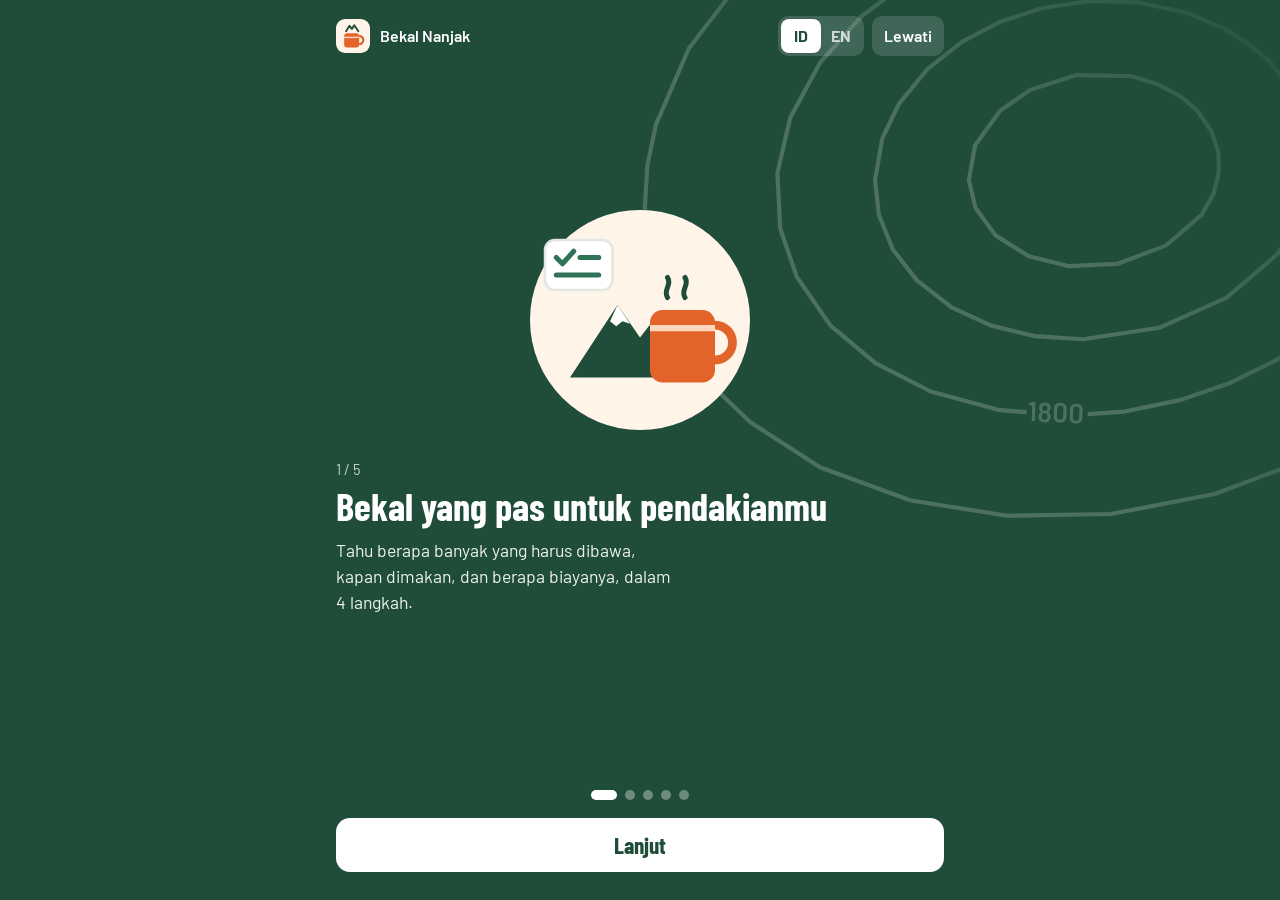
<file: index.html>
<!DOCTYPE html>
<html lang="id">
<head>
<meta charset="utf-8">
<meta name="viewport" content="width=device-width, initial-scale=1, viewport-fit=cover">
<title>Bekal Nanjak</title>
<meta name="description" content="Rencanakan bekal pendakian: kebutuhan kalori, menu per waktu makan, cadangan, daftar belanja, estimasi biaya, dan kebutuhan air.">
<meta name="theme-color" content="#1F4D3A">
<link rel="manifest" href="manifest.webmanifest">
<link rel="icon" href="icons/icon-192.png" type="image/png">
<link rel="apple-touch-icon" href="icons/apple-touch-icon.png">
<link rel="preconnect" href="https://fonts.googleapis.com">
<link rel="preconnect" href="https://fonts.gstatic.com" crossorigin>
<link href="https://fonts.googleapis.com/css2?family=Barlow+Condensed:wght@600;700&family=Barlow:wght@400;500;600;700&display=swap" rel="stylesheet">
<style>
:root{
  --bg:#F3F5F1; --surface:#FFFFFF; --ink:#15201A; --muted:#56655C; --line:#E2E8E1;
  --pine:#1F4D3A; --pine2:#2F7356; --greenbg:#E3F3E9; --green:#257A4B;
  --blaze:#E2642A; --blaze-ink:#B4501E; --amberbg:#FCF1D8; --red:#B8352A;
  box-sizing:border-box;
}
@media (prefers-color-scheme:dark){
  :root:not([data-theme="light"]){
    --bg:#111814; --surface:#1B2520; --ink:#EAF0EB; --muted:#9FB0A5; --line:#2E3C34;
    --pine:#1B4533; --pine2:#2C6A50; --greenbg:#16301F; --green:#6FD39B;
    --blaze:#F07A42; --blaze-ink:#F07A42; --amberbg:#352A12; --red:#F08A7E;
  }
}
:root[data-theme="dark"]{
  --bg:#111814; --surface:#1B2520; --ink:#EAF0EB; --muted:#9FB0A5; --line:#2E3C34;
  --pine:#1B4533; --pine2:#2C6A50; --greenbg:#16301F; --green:#6FD39B;
  --blaze:#F07A42; --blaze-ink:#F07A42; --amberbg:#352A12; --red:#F08A7E;
}
*,*::before,*::after{box-sizing:border-box}
html,body{margin:0;width:100%;overflow-x:hidden}
body{background:var(--bg);color:var(--ink);font-family:Barlow,"Segoe UI",Roboto,sans-serif;font-size:16px;line-height:1.5;-webkit-font-smoothing:antialiased}
body.lock{overflow:hidden}
h1,h2,h3{font-family:"Barlow Condensed","Arial Narrow",sans-serif;font-weight:700;line-height:1.05;margin:0}
button,select,input{font:inherit;color:inherit}
.wrap{width:100%;max-width:640px;margin:0 auto;padding-left:16px;padding-right:16px}
.topo{position:absolute;inset:0;width:100%;height:100%;opacity:.2;pointer-events:none}
.logo{display:inline-block;width:34px;height:34px;border-radius:9px;flex:none}

/* header */
.top{position:relative;display:block;width:100%;background:var(--pine);color:#fff;overflow:hidden;padding-top:env(safe-area-inset-top,0px)}
.top .wrap{position:relative;padding-top:14px;padding-bottom:20px}
.hdr-row{display:flex;align-items:center;justify-content:space-between;gap:10px;min-height:40px}
.hdr-right{display:flex;align-items:center;gap:8px}
.hbtn{display:inline-flex;align-items:center;gap:6px;background:rgba(255,255,255,.14);border:0;color:#fff;border-radius:10px;min-height:40px;padding:0 12px;font-weight:600;cursor:pointer}
.hdr-step{opacity:.85;font-size:.92rem;margin:12px 0 4px}
.top h1{font-size:2.2rem;letter-spacing:.01em;overflow-wrap:anywhere}
.hdr-meta{margin:6px 0 0;opacity:.9}
.progress{display:grid;grid-template-columns:repeat(4,minmax(0,1fr));gap:6px;margin-top:16px}
.progress i{display:block;height:5px;border-radius:99px;background:rgba(255,255,255,.25)}
.progress i.on{background:#fff}

/* onboarding */
.ob{position:relative;min-height:100vh;min-height:100dvh;background:var(--pine);color:#fff;overflow:hidden;display:flex;flex-direction:column;padding-top:env(safe-area-inset-top,0px);padding-bottom:env(safe-area-inset-bottom,0px)}
.ob .wrap{position:relative;flex:1;display:flex;flex-direction:column;padding-top:16px;padding-bottom:28px}
.ob .grow{flex:1;min-height:24px}
.ob h1{font-size:3.2rem}
.ob p.lead{font-size:1.1rem;opacity:.92;margin:10px 0 22px;max-width:34ch}
.ob ol{list-style:none;padding:0;margin:0 0 26px;display:grid;gap:12px}
.ob li{display:flex;gap:12px;align-items:flex-start}
.ob li b{flex:none;width:28px;height:28px;border-radius:50%;background:rgba(255,255,255,.16);display:flex;align-items:center;justify-content:center;font-family:"Barlow Condensed",sans-serif;font-size:1.05rem}
.ob li span{padding-top:2px}
.lang{display:inline-flex;background:rgba(255,255,255,.14);border-radius:10px;padding:3px}
.lang button{border:0;background:transparent;color:#fff;border-radius:8px;min-height:34px;min-width:40px;font-weight:700;cursor:pointer;opacity:.75}
.lang button[aria-pressed=true]{background:#fff;color:#1F4D3A;opacity:1}
.btn{display:flex;align-items:center;justify-content:center;width:100%;border:0;border-radius:14px;min-height:54px;padding:0 18px;font-family:"Barlow Condensed",sans-serif;font-size:1.45rem;font-weight:700;background:var(--pine);color:#fff;cursor:pointer}
.btn:active{background:var(--pine2)}
.btn.light{background:#fff;color:#1F4D3A}
.btn.ghost{background:transparent;color:inherit;border:1.5px solid currentColor}
.btn.sm{min-height:44px;font-size:1.2rem;width:auto}
.btn[disabled]{opacity:.45;cursor:not-allowed}
.ob .btn+.btn{margin-top:10px}

/* body */
main.wrap{padding-top:18px;padding-bottom:calc(110px + env(safe-area-inset-bottom,0px))}
.card{background:var(--surface);border:1px solid var(--line);border-radius:14px;padding:16px;margin-bottom:14px;min-width:0}
.card h2{font-size:1.45rem;margin-bottom:4px}
.hint{color:var(--muted);font-size:.92rem;margin:0 0 12px}
.opts{display:grid;gap:8px}
.opt{display:flex;justify-content:space-between;align-items:center;gap:12px;width:100%;text-align:left;background:var(--surface);border:1.5px solid var(--line);border-radius:12px;padding:12px 14px;cursor:pointer;min-height:56px}
.opt b{display:block;font-size:1.05rem}
.opt small{display:block;color:var(--muted);font-size:.86rem}
.opt[aria-pressed=true]{border-color:var(--pine2);background:var(--greenbg)}
.opt .check{flex:none;width:22px;height:22px;border-radius:50%;border:2px solid var(--line)}
.opt[aria-pressed=true] .check{border-color:var(--pine2);background:var(--pine2);box-shadow:inset 0 0 0 4px var(--greenbg)}
.seg{display:grid;grid-template-columns:repeat(var(--n,2),minmax(0,1fr));background:var(--bg);border-radius:12px;padding:4px;margin-bottom:14px}
.seg button{border:0;background:transparent;border-radius:10px;min-height:44px;font-weight:600;color:var(--muted);cursor:pointer;padding:0 6px}
.seg button[aria-pressed=true]{background:var(--pine);color:#fff}
.field{display:block;margin-bottom:14px;min-width:0}
.field:last-child{margin-bottom:0}
.field>span{display:block;font-weight:600;margin-bottom:6px}
.field input,.field select{display:block;width:100%;min-width:0;min-height:48px;font-size:1.05rem;color:var(--ink);background:var(--bg);border:1.5px solid var(--line);border-radius:10px;padding:8px 12px}
.field select{appearance:none;-webkit-appearance:none;background-image:linear-gradient(45deg,transparent 50%,var(--muted) 50%),linear-gradient(135deg,var(--muted) 50%,transparent 50%);background-position:calc(100% - 20px) 50%,calc(100% - 14px) 50%;background-size:6px 6px;background-repeat:no-repeat;padding-right:36px}
.field input:focus,.field select:focus{outline:none;border-color:var(--pine2)}
.field select:disabled{opacity:.5}
.row2{display:grid;grid-template-columns:repeat(2,minmax(0,1fr));gap:10px;margin-bottom:14px}
.row2 .field{margin-bottom:0}
.dur{display:flex;align-items:center;justify-content:space-between;gap:10px;background:var(--bg);border-radius:12px;padding:6px}
.dur button{width:46px;height:44px;border:0;border-radius:10px;background:var(--surface);font-size:1.5rem;font-weight:700;cursor:pointer}
.dur span{font-family:"Barlow Condensed",sans-serif;font-weight:700;font-size:1.35rem}
.err{color:var(--red);font-size:.9rem;margin:8px 0 0;min-height:0}
.est{background:var(--bg);border-radius:12px;padding:12px 14px;margin-top:4px}
.est b{font-family:"Barlow Condensed",sans-serif;font-size:1.3rem}
.elev{display:flex;align-items:center;gap:12px}
.elev small{display:block;color:var(--muted);font-size:.8rem}
.elev .arr{color:var(--muted);font-size:1.3rem}
.slider{margin-bottom:18px}
.slider:last-child{margin-bottom:0}
.slider .sr{display:flex;justify-content:space-between;align-items:baseline;margin-bottom:8px}
.slider output{font-family:"Barlow Condensed",sans-serif;font-weight:700;font-size:1.4rem;line-height:1}
.slider output small{font-family:Barlow,sans-serif;font-weight:500;color:var(--muted);font-size:.85rem;margin-left:3px}
input[type=range]{-webkit-appearance:none;appearance:none;width:100%;height:6px;border-radius:99px;background:var(--line);outline:none;margin:0}
input[type=range]::-webkit-slider-thumb{-webkit-appearance:none;width:26px;height:26px;border-radius:50%;background:var(--surface);border:3px solid var(--pine2);cursor:pointer}
input[type=range]::-moz-range-thumb{width:22px;height:22px;border-radius:50%;background:var(--surface);border:3px solid var(--pine2);cursor:pointer}
.switch{display:flex;justify-content:space-between;align-items:center;gap:12px;width:100%;text-align:left;background:transparent;border:0;border-top:1px solid var(--line);padding:12px 0;cursor:pointer;min-height:58px}
.switch.first{border-top:0}
.switch b{display:block;font-weight:600}
.switch small{display:block;color:var(--muted);font-size:.86rem}
.sw-wrap{display:flex;align-items:center;gap:10px;flex:none}
.sw{flex:none;width:46px;height:28px;border-radius:99px;background:var(--line);position:relative;transition:background .15s}
.sw::after{content:"";position:absolute;top:3px;left:3px;width:22px;height:22px;border-radius:50%;background:#fff;transition:transform .15s}
.switch[aria-checked=true] .sw{background:var(--pine2)}
.switch[aria-checked=true] .sw::after{transform:translateX(18px)}
button:focus-visible,input:focus-visible,select:focus-visible,summary:focus-visible{outline:2px solid var(--blaze);outline-offset:2px}
@media (prefers-reduced-motion:reduce){.sw,.sw::after{transition:none}}

.day h3{font-size:1.4rem}
.dmeta{color:var(--muted);font-size:.9rem;margin:2px 0 4px}
.kcal-tag{font-family:"Barlow Condensed",sans-serif;font-weight:700;color:var(--muted);font-size:1.05rem;white-space:nowrap}
.row-h{display:flex;justify-content:space-between;align-items:baseline;gap:10px}

/* result */
.hero{position:relative;overflow:hidden;background:var(--pine);color:#fff;border-radius:14px;padding:16px 18px;margin-bottom:10px}
.hero .topo{opacity:.18}
.big{position:relative;display:flex;align-items:baseline;gap:8px;flex-wrap:wrap}
.big b{font-family:"Barlow Condensed",sans-serif;font-size:3.4rem;font-weight:700;line-height:1}
.hero p{position:relative;margin:4px 0 0;opacity:.9;font-size:.95rem}
.stats{display:grid;grid-template-columns:repeat(2,minmax(0,1fr));gap:8px;margin-bottom:14px}
.stat{background:var(--surface);border:1px solid var(--line);border-radius:12px;padding:10px 12px;min-width:0}
.stat small{display:block;color:var(--muted);font-size:.8rem}
.stat b{font-family:"Barlow Condensed",sans-serif;font-size:1.45rem;font-weight:700}
.stat.w b{color:var(--blaze-ink)}.stat.a b{color:var(--green)}
.meal{border-top:1px solid var(--line);padding:12px 0 4px}
.meal-h{display:flex;justify-content:space-between;align-items:center;gap:10px;margin-bottom:6px}
.meal-h b{font-size:1.05rem}
.meal-h .r{display:flex;align-items:center;gap:8px}
.meal.off .meal-h b{color:var(--muted);font-weight:500}
.edit{border:1.5px solid var(--line);background:transparent;border-radius:999px;min-height:36px;padding:0 12px;font-weight:600;font-size:.9rem;cursor:pointer}
.items{display:flex;flex-wrap:wrap;gap:6px;margin-bottom:10px}
.items span{background:var(--bg);border-radius:8px;padding:4px 10px;font-size:.9rem}
.badge{font-size:.75rem;font-weight:700;color:var(--blaze-ink);margin-left:6px}
.note{color:var(--muted);font-size:.9rem;margin:0 0 10px}
.alert{background:var(--amberbg);border-radius:10px;padding:10px 12px;margin:0 0 12px;font-size:.93rem}
.shop{border:1px solid var(--line);border-radius:12px;overflow:hidden}
.shop .sr{display:grid;grid-template-columns:minmax(0,1fr) auto;gap:2px 12px;padding:10px 12px;border-top:1px solid var(--line)}
.shop .sr:first-child{border-top:0}
.shop .sr b{font-weight:600}
.shop .sr em{font-style:normal;color:var(--muted);font-size:.88rem}
.shop .sr .p{text-align:right;font-weight:600;white-space:nowrap}
.shop .sr input{width:110px;min-height:38px;border:1.5px solid var(--line);border-radius:8px;background:var(--bg);padding:4px 8px;text-align:right}
.shop .tot{display:flex;justify-content:space-between;padding:12px;border-top:2px solid var(--line);font-weight:700;background:var(--bg)}
.linkbtn{border:0;background:transparent;color:var(--green);font-weight:600;cursor:pointer;padding:6px 0;min-height:40px}
details.card>summary{list-style:none;cursor:pointer;display:flex;justify-content:space-between;align-items:center;min-height:32px}
details.card>summary::-webkit-details-marker{display:none}
details.card>summary h2{margin:0}
details.card>summary .chev{transition:transform .15s;color:var(--muted)}
details.card[open]>summary .chev{transform:rotate(180deg)}
.tips{margin:12px 0 0;padding:0;list-style:none;display:grid;gap:12px}
.tips li{display:flex;gap:10px}
.tips li::before{content:"";flex:none;width:8px;height:8px;border-radius:50%;background:var(--blaze);margin-top:8px}
.toast{text-align:center;color:var(--green);font-size:.92rem;min-height:1.3em;margin:8px 0 0}
textarea{width:100%;min-height:150px;margin-top:8px;font:inherit;font-size:.88rem;padding:10px;border-radius:10px;border:1px solid var(--line);background:var(--bg);color:var(--ink)}
.about{color:var(--muted);font-size:.9rem}
footer{color:var(--muted);font-size:.85rem;margin-top:8px}
footer a{color:var(--green)}

.sched{margin:10px 0 4px}
.prof{width:100%;height:auto;display:block}
.legend{display:flex;flex-wrap:wrap;gap:4px 14px;font-size:.8rem;color:var(--muted);margin:4px 0 6px}
.legend span{display:inline-flex;align-items:center;gap:6px}
.ld{width:9px;height:9px;border-radius:50%;background:var(--blaze);display:inline-block}
.lm{width:9px;height:9px;background:var(--pine2);transform:rotate(45deg);display:inline-block}
.tld>summary{cursor:pointer;font-weight:600;color:var(--green);min-height:40px;display:flex;align-items:center}
.tlist{display:grid;margin:2px 0 6px}
.tl{display:grid;grid-template-columns:48px 26px minmax(0,1fr) auto;gap:8px;align-items:center;padding:6px 0;border-top:1px solid var(--line);font-size:.92rem}
.tl:first-child{border-top:0}
.tl .tm{font-variant-numeric:tabular-nums;font-weight:600}
.tl .mk{width:10px;height:10px;border-radius:50%;background:var(--line);justify-self:center}
.tl.snack .mk{background:var(--blaze)}
.tl.meal .mk{background:var(--pine2);border-radius:2px;transform:rotate(45deg)}
.tl.peak .mk,.tl.start .mk,.tl.end .mk{background:var(--ink)}
.tl .ac b{font-weight:600}
.tl .ac small{color:var(--muted)}
.tl .ac .what{display:block;color:var(--ink);font-size:.86rem;margin-top:1px}
.tl.off .ac b{color:var(--muted);font-weight:500}
.tl .el{color:var(--muted);font-variant-numeric:tabular-nums;white-space:nowrap}
.disc{border:1.5px solid var(--line);border-radius:12px;padding:12px 14px;margin:0 0 14px;font-size:.9rem;color:var(--ink);background:var(--surface)}
.disc b{display:block;margin-bottom:2px}
.ob .disc{background:rgba(255,255,255,.1);border-color:rgba(255,255,255,.25);color:#fff;margin:0 0 16px}
.term{display:inline;border:0;background:none;padding:0;color:inherit;font:inherit;text-decoration:underline dotted;text-underline-offset:3px;cursor:help}
.top .term,.hero .term,.ob .term{color:#fff}
.ibtn{display:inline-flex;align-items:center;justify-content:center;width:40px;height:40px;border:0;border-radius:10px;background:rgba(255,255,255,.14);color:#fff;cursor:pointer;font-weight:700;font-size:1.1rem}
.tabs{position:sticky;top:0;z-index:4;background:var(--bg);padding:10px 0 8px;margin-bottom:6px}
.tabs .seg{margin:0}
.tabs .seg button{font-size:.95rem}
.big3{display:grid;grid-template-columns:repeat(3,minmax(0,1fr));gap:8px;position:relative;margin-top:12px}
.big3 div{background:rgba(255,255,255,.12);border-radius:10px;padding:10px}
.big3 small{display:block;opacity:.85;font-size:.8rem}
.big3 b{font-family:"Barlow Condensed",sans-serif;font-size:clamp(1rem,4.6vw,1.5rem);line-height:1.1;white-space:nowrap}
.key{display:grid;gap:12px;margin:0;padding:0;list-style:none;counter-reset:k}
.key li{display:grid;grid-template-columns:28px minmax(0,1fr);gap:10px;counter-increment:k}
.key li::before{content:counter(k);width:28px;height:28px;border-radius:50%;background:var(--greenbg);color:var(--green);display:flex;align-items:center;justify-content:center;font-weight:700}
.key b{display:block}
.jump{display:grid;gap:8px}
.jump .opt{min-height:52px}
.gl{border-top:1px solid var(--line);padding:12px 0}
.gl:first-child{border-top:0}
.gl b{display:block;font-size:1.05rem}
.gl p{margin:2px 0 0;color:var(--muted)}
.why{display:block;color:var(--muted);font-size:.84rem;margin-top:2px}
.needbox{display:grid;grid-template-columns:repeat(2,minmax(0,1fr));gap:8px;margin:8px 0 4px}
.needbox div{background:var(--bg);border-radius:10px;padding:8px 10px}
.needbox small{display:block;color:var(--muted);font-size:.8rem}
.needbox b{font-family:"Barlow Condensed",sans-serif;font-size:1.25rem}
.why2>summary{cursor:pointer;color:var(--green);font-weight:600;min-height:40px;display:flex;align-items:center;font-size:.92rem}
.why2 p{margin:0 0 8px;color:var(--muted);font-size:.9rem}
.preset{display:flex;justify-content:space-between;align-items:center;gap:10px;border:1.5px solid var(--line);border-radius:12px;padding:10px 12px;margin-top:8px}
.preset b{display:block}
.preset small{display:block;color:var(--muted);font-size:.84rem}
.confirm p{margin:8px 0 0}
.items span.late{background:var(--amberbg)}
.items span em{font-style:normal;color:var(--blaze-ink);font-weight:600;font-size:.8rem}
.balrow{display:flex;flex-wrap:wrap;gap:6px;margin:-4px 0 10px}
.bal{font-size:.8rem;color:var(--muted);padding:2px 8px;border-radius:99px;border:1px solid var(--line)}
.bal.ok{color:var(--green);border-color:transparent;background:var(--greenbg)}
.bal.no{color:var(--muted)}
.sgh{display:flex;justify-content:space-between;padding:8px 12px;background:var(--bg);font-weight:700;font-size:.9rem;border-top:1px solid var(--line)}
.sgh:first-child{border-top:0}
.sgh span{color:var(--muted);font-weight:600}
.pk{border-top:1px solid var(--line);padding:4px 0}
.pk:first-of-type{border-top:0}
.pk>summary{cursor:pointer;font-weight:600;min-height:44px;display:flex;align-items:center;justify-content:space-between;list-style:none}
.pk>summary::-webkit-details-marker{display:none}
.pk>summary .chev{transition:transform .15s;color:var(--muted);flex:none}
.pk[open]>summary .chev{transform:rotate(180deg)}
.pk .tips{margin:4px 0 12px}
.people{display:flex;justify-content:space-between;align-items:center;gap:12px;background:var(--bg);border-radius:12px;padding:10px 12px;margin-bottom:10px}
.people b{display:block}.people small{color:var(--muted);font-size:.84rem}
.dur.sm{padding:4px;gap:6px;flex:none;background:var(--surface)}
.dur.sm button{width:40px;height:40px;font-size:1.3rem;background:var(--bg)}
.dur.sm span{font-size:1.15rem;min-width:64px;text-align:center}
.ck{width:24px;height:24px;border-radius:7px;border:2px solid var(--line);background:var(--surface);margin-right:10px;vertical-align:-6px;cursor:pointer;flex:none;position:relative}
.ck[aria-checked=true]{background:var(--pine2);border-color:var(--pine2)}
.ck[aria-checked=true]::after{content:"";position:absolute;left:6px;top:2px;width:6px;height:11px;border:solid #fff;border-width:0 2.5px 2.5px 0;transform:rotate(45deg)}
.sr.got b{text-decoration:line-through;color:var(--muted)}
.done-hero{position:relative;overflow:hidden;background:var(--pine);color:#fff;border-radius:14px;padding:22px 18px;margin-bottom:14px;text-align:left}
.done-hero h2{font-size:2rem;margin:6px 0}
.check-big{width:56px;height:56px;border-radius:50%;background:rgba(255,255,255,.16);display:flex;align-items:center;justify-content:center;position:relative}
.preview b{color:var(--ink)}
.preview{white-space:pre-wrap;background:var(--bg);border-radius:10px;padding:10px 12px;font-size:.85rem;color:var(--muted);margin:0 0 12px;max-height:9.5em;overflow:hidden}
.who{display:flex;align-items:center;gap:8px;grid-column:1/-1;margin-top:6px;font-size:.84rem;color:var(--muted)}
.who select{min-height:38px;border:1.5px solid var(--line);border-radius:8px;background:var(--surface);color:var(--ink);padding:4px 8px;max-width:60%}
.members{display:grid;grid-template-columns:repeat(2,minmax(0,1fr));gap:10px}
.members .field{margin-bottom:0}
.mcard{border:1px solid var(--line);border-radius:12px;padding:12px;margin-top:10px}
.wbar{height:6px;border-radius:99px;background:var(--line);overflow:hidden;margin-top:6px}
.wbar i{display:block;height:100%;background:var(--blaze)}
.preset{display:block}
.pr-h{display:flex;justify-content:space-between;align-items:flex-start;gap:10px}
.preset .ing{display:block;color:var(--muted);font-size:.84rem;margin-top:6px}
.steps>summary,.howto>summary{cursor:pointer;color:var(--green);font-weight:600;font-size:.9rem;min-height:38px;display:flex;align-items:center}
.steps ol,.howto ol{margin:0 0 6px;padding-left:20px;font-size:.9rem}
.steps li,.howto li{margin-bottom:4px}
.howto{border-top:1px dashed var(--line);margin-bottom:6px}
.mchips{display:flex;flex-wrap:wrap;gap:8px;margin-bottom:10px}
.sub2{font-weight:700;font-size:.9rem;margin:12px 0 4px}
.trow{display:flex;justify-content:space-between;align-items:center;gap:10px;padding:8px 0;border-top:1px solid var(--line)}
.trow b{display:block;font-weight:600}.trow small{color:var(--muted)}
.trow select{min-height:38px;border:1.5px solid var(--line);border-radius:8px;background:var(--surface);color:var(--ink);padding:4px 6px;max-width:48%}
.mchips .chip{border:1.5px solid var(--line);background:var(--surface);color:var(--ink);border-radius:999px;min-height:42px;padding:0 16px;font-weight:600;cursor:pointer}
.mchips .chip[aria-pressed=true]{background:var(--pine);border-color:var(--pine);color:#fff}
.intro .wrap{justify-content:flex-start}
.intro-body{flex:1;display:flex;flex-direction:column;justify-content:center;padding:12px 0}
.intro-il{width:min(78vw,300px);margin:0 auto 18px}
.intro-il svg{width:100%;height:auto;display:block}
.intro-n{opacity:.75;margin:0 0 6px;font-size:.92rem}
.intro h1{font-size:2.4rem}
.intro .lead{margin:10px 0 0;max-width:36ch}
.dots{display:flex;justify-content:center;gap:8px;margin:18px 0}
.dots button{width:10px;height:10px;border-radius:99px;border:0;background:rgba(255,255,255,.35);padding:0;cursor:pointer;transition:width .2s}
.dots button.on{width:26px;background:#fff}
.intro-acts{display:flex;gap:10px}
.intro-acts .btn{flex:1;width:auto}
.intro-acts .btn.ghost{flex:0 0 auto;padding:0 20px;border-color:rgba(255,255,255,.4)}
@media (prefers-reduced-motion:reduce){.dots button{transition:none}}
.avoid{border-top:1px solid var(--line);padding:12px 0}
.avoid b{display:block}.avoid small{display:block;color:var(--muted);font-size:.86rem;margin-bottom:8px}
.pills{display:flex;flex-wrap:wrap;gap:8px}
.pill{font:inherit;font-size:.9rem;font-weight:600;min-height:40px;padding:0 14px;border-radius:999px;border:1.5px solid var(--line);background:transparent;color:var(--muted);cursor:pointer}
.pill[aria-pressed=true]{background:var(--greenbg);color:var(--green);border-color:transparent}
.preset.bad{opacity:.7}
.preset .warn{display:block;color:var(--blaze-ink);font-weight:600;font-size:.82rem}
.trailbtn{display:flex;justify-content:space-between;align-items:center;gap:12px;width:100%;text-align:left;border:0;border-radius:14px;background:var(--blaze);color:#fff;padding:14px 16px;margin-bottom:12px;cursor:pointer;font-size:1.4rem}
.trailbtn b{display:block;font-family:"Barlow Condensed",sans-serif;font-size:1.4rem}
.trailbtn small{display:block;font-size:.88rem;opacity:.92}
.nextc{background:var(--pine);color:#fff;border-radius:16px;padding:18px;margin-bottom:14px}
.nextc.late{background:var(--blaze)}
.nextc small{opacity:.85}
.nextc b{display:block;font-family:"Barlow Condensed",sans-serif;font-size:2rem;line-height:1.1;margin:4px 0}
.nextc p{margin:0 0 12px;opacity:.95}
.row3{display:grid;grid-template-columns:repeat(3,minmax(0,1fr));gap:8px;margin-top:10px}
.row3 .btn{width:100%;font-size:1.05rem;padding:0 6px}
.row3 .btn.ghost{color:var(--ink);border-color:var(--line)}
.tl.got .ac b{text-decoration:line-through;color:var(--muted)}
.tl .ck{margin:0;justify-self:center}
.remind{position:fixed;left:12px;right:12px;bottom:calc(84px + env(safe-area-inset-bottom,0px));background:var(--blaze);color:#fff;border-radius:12px;padding:12px 14px;font-weight:600;z-index:6}
.hbtn.sos{background:rgba(226,100,42,.9)}
.sos-btn{background:#B8352A!important;color:#fff!important}
.sosn{display:grid;grid-template-columns:repeat(3,minmax(0,1fr));gap:8px}
.sosn a{display:block;text-decoration:none;color:var(--ink);background:var(--bg);border-radius:12px;padding:10px;text-align:center}
.sosn b{display:block;font-family:"Barlow Condensed",sans-serif;font-size:1.8rem;color:var(--red)}
.sosn small{color:var(--muted);font-size:.8rem}
.sosc ol{margin:0 0 8px;padding-left:20px}
.sub2.red{color:var(--red)}
.notep{display:block;width:100%;text-align:left;border:0;border-radius:14px;background:rgba(255,255,255,.14);color:#fff;padding:12px 14px;margin-bottom:10px;cursor:pointer}
.notep b{display:block}.notep small{opacity:.85}
small.green{color:var(--green)!important}
.hist{flex-wrap:wrap}
.hist .info{flex:1 1 170px}
.mini{margin:0 0 6px;padding-left:18px;font-size:.9rem}
.mini li{margin-bottom:3px}
.scope{display:inline-flex;align-items:center;gap:6px;font-size:.82rem;font-weight:600;padding:3px 10px;border-radius:99px;background:var(--greenbg);color:var(--green);vertical-align:middle}
.hero .scope{background:rgba(255,255,255,.16);color:#fff}
.hrow{position:relative}
details.why>summary{list-style:none;cursor:pointer;display:flex;justify-content:space-between;align-items:center;gap:10px}
details.why>summary::-webkit-details-marker{display:none}
details.why>summary b{display:block;font-family:"Barlow Condensed",sans-serif;font-size:1.25rem;line-height:1.15}
details.why>summary small{color:var(--green);font-weight:600}
details.why p{margin:10px 0 0;color:var(--muted)}
details.why[open] .chev{transform:rotate(180deg)}
.kv{display:flex;justify-content:space-between;gap:12px;padding:8px 0;border-top:1px solid var(--line)}
.kv:first-of-type{border-top:0}
.kv b{font-family:"Barlow Condensed",sans-serif;font-size:1.2rem;white-space:nowrap}
.kv.tot2{border-top:2px solid var(--line)}
.wrow{margin:10px 0 2px}
.mini-d>summary{cursor:pointer;color:var(--green);font-weight:600;min-height:40px;display:flex;align-items:center;font-size:.92rem}
.alts{display:flex;flex-wrap:wrap;align-items:center;gap:6px;margin:0 0 10px}
.alts>span{color:var(--muted);font-size:.86rem}
.chip.sm{border:1.5px solid var(--line);background:var(--surface);color:var(--ink);border-radius:999px;min-height:36px;padding:0 12px;font-weight:600;font-size:.86rem;cursor:pointer}
.edrow{grid-column:1/-1;display:grid;grid-template-columns:1fr 1fr;gap:8px;margin-top:6px}
.edrow label{font-size:.8rem;color:var(--muted);display:flex;flex-direction:column;gap:2px}
.edrow input{width:100%!important;min-height:38px;border:1.5px solid var(--line);border-radius:8px;background:var(--bg);padding:4px 8px;color:var(--ink)}
.cd{background:rgba(255,255,255,.12);border-radius:16px;padding:14px;margin-bottom:12px}
.cd .row-h b{font-family:"Barlow Condensed",sans-serif;font-size:1.5rem}
.cd .row-h span{opacity:.85;white-space:nowrap}
.cdi{display:flex;gap:10px;align-items:center;width:100%;background:transparent;border:0;color:#fff;text-align:left;padding:8px 0;cursor:pointer;border-top:1px solid rgba(255,255,255,.15)}
.cdi small{display:block;opacity:.75;font-size:.8rem}
.cdi .ck{flex:none;border-color:rgba(255,255,255,.6);background:transparent}
.cdi.got .ck{background:#fff;border-color:#fff}
.cdi.got .ck::after{border-color:#1F4D3A}
.cdi.got span{opacity:.75}
.cd .btn.ghost{border-color:rgba(255,255,255,.4)}
.wl-links{display:flex;justify-content:center;gap:18px;margin-top:6px}
.wl-links .linkbtn{color:#fff;opacity:.85}
.saveinfo{color:var(--muted);font-size:.86rem;margin:4px 0 10px}
.estep{font-family:"Barlow Condensed",sans-serif;font-weight:700;font-size:1.15rem;margin:14px 0 6px}
.search{width:100%;min-height:44px;border:1.5px solid var(--line);border-radius:10px;background:var(--bg);color:var(--ink);padding:6px 12px;font:inherit;margin-bottom:8px}
.fchips{display:flex;flex-wrap:wrap;gap:6px;margin-bottom:6px}
.fchip{border:1.5px solid var(--line);background:var(--surface);color:var(--ink);border-radius:12px;padding:6px 10px;font:inherit;font-weight:600;font-size:.88rem;text-align:left;cursor:pointer}
.fchip small{display:block;font-weight:500;color:var(--muted);font-size:.76rem}
.fchip.warn{border-color:var(--blaze)}
.fchip[hidden]{display:none}
.what.drink{color:var(--green)!important}
body.saver .topo{display:none}
body.saver .nextc{background:#000;border:1px solid #333}
.printv{padding:16px;max-width:760px;margin:0 auto;color:#000;background:#fff}
.printv h1{font-size:1.8rem}.printv h2{font-size:1.3rem;margin-top:18px}.printv h3{font-size:1.05rem;margin-top:10px}
.printv ul{padding-left:18px}
@media print{ .noprint,.bar,#sheet{display:none!important} body{background:#fff} .printv{padding:0} }
.tabs .seg{display:flex;overflow-x:auto;scrollbar-width:none;gap:2px}
.tabs .seg::-webkit-scrollbar{display:none}
.tabs .seg button{flex:1 0 auto;padding:0 12px;white-space:nowrap}
.trailbtn{background:#E2642A!important;color:#fff!important}
details.why>summary b{color:var(--ink)}
.dayband{display:flex;justify-content:space-between;align-items:center;gap:10px;margin:-16px -16px 12px;padding:12px 16px;border-radius:14px 14px 0 0;color:#fff;background:#1F4D3A}
.dayband.c1{background:#B4501E}
.dayband b{display:block;font-family:"Barlow Condensed",sans-serif;font-size:1.45rem;line-height:1.1}
.dayband small{display:block;opacity:.9;font-size:.86rem}
.dayband .edit{border-color:rgba(255,255,255,.5);color:#fff;background:transparent}
.dayband .dbw{font-weight:600;font-size:.9rem;white-space:nowrap}
.kv span small.sub{display:block;color:var(--muted);font-size:.8rem}
.kv.hl{background:var(--greenbg);border-radius:10px;padding:10px;border-top:0;margin-top:6px}
.prepc>summary{list-style:none;cursor:pointer;display:flex;justify-content:space-between;align-items:center}
.prepc>summary::-webkit-details-marker{display:none}
.prepc>summary b{font-family:"Barlow Condensed",sans-serif;font-size:1.3rem}
.prepc[open] .chev{transform:rotate(180deg)}
.prow{display:grid;grid-template-columns:28px minmax(0,1fr) auto;gap:10px;align-items:center;padding:8px 0;border-top:1px solid var(--line)}
.prow:first-of-type{border-top:0;margin-top:8px}
.prow.got span{text-decoration:line-through;color:var(--muted)}
.prow input[type=date]{border:1.5px solid var(--line);border-radius:8px;background:var(--bg);color:var(--ink);padding:4px 6px;font:inherit;font-size:.82rem;max-width:140px}
.prow small{color:var(--muted)}
.cdp{margin:6px 0 0;opacity:.9}
.arow{padding:10px 0;border-top:1px solid var(--line)}
.arow b{font-weight:600}.arow small{color:var(--muted);margin-left:6px}
.arow.open b::after{content:" •";color:var(--blaze)}
.who2{display:flex;flex-wrap:wrap;gap:6px;margin-top:6px}
.chip.sm.on{background:var(--pine);border-color:var(--pine);color:#fff}
.mrow{display:flex;justify-content:space-between;align-items:center;gap:10px;padding:10px 0;border-top:1px solid var(--line)}
.mrow:first-of-type{border-top:0}
.mrow b{display:block}.mrow small{color:var(--muted)}
.msgbox{width:100%;min-height:260px;font:inherit;font-size:.9rem;border:1.5px solid var(--line);border-radius:10px;background:var(--bg);color:var(--ink);padding:10px}
.field select#ownU,.field select#ownGsel{appearance:auto;-webkit-appearance:menulist;background-image:none;padding-right:8px}
.sheet-acts .btn{font-size:1.15rem}
.dwrap{position:relative;display:block}
.dwrap .dval{display:flex;align-items:center;min-height:48px;padding:8px 12px;border:1.5px solid var(--line);border-radius:10px;background:var(--bg);font-size:1.05rem;color:var(--ink)}
.dwrap input[type=date],.dwrap input[type=time]{position:absolute;inset:0;width:100%;height:100%;opacity:0;cursor:pointer;border:0;padding:0}
.prow .dwrap .dval{min-height:34px;padding:4px 8px;font-size:.85rem;border-radius:8px}
.times{display:grid;grid-template-columns:repeat(2,minmax(0,1fr));gap:10px;margin-bottom:6px}
.times .field{margin:0}
.mbr{padding:10px 0;border-top:1px solid var(--line);display:flex;flex-wrap:wrap;gap:8px;align-items:center}
.mbr:first-of-type{border-top:0}
.mbr>input{flex:1 1 140px;min-height:44px;border:1.5px solid var(--line);border-radius:10px;background:var(--bg);color:var(--ink);padding:6px 10px;font:inherit}
.mbr>small{color:var(--muted)}
.mbd{display:grid;grid-template-columns:90px 1fr 1fr;gap:8px;width:100%;align-items:end}
.mbd label{font-size:.8rem;color:var(--muted);display:flex;flex-direction:column;gap:2px;min-width:0}
.mbd input{width:100%}
.mbd input{min-height:40px;border:1.5px solid var(--line);border-radius:8px;background:var(--bg);color:var(--ink);padding:4px 8px;font:inherit}
.cheer{background:var(--greenbg);color:var(--green);border-radius:12px;padding:10px 14px;font-weight:600;margin:0 0 12px}
.warnt{color:var(--blaze-ink)!important}
.prevc b{display:block;font-family:"Barlow Condensed",sans-serif;font-size:1.2rem}
.prevc small{color:var(--muted)}
a.edit{display:inline-flex;align-items:center;text-decoration:none;color:var(--ink)}
.topo{-webkit-mask-image:radial-gradient(ellipse 72% 78% at 50% 50%,#000 55%,transparent 100%);mask-image:radial-gradient(ellipse 72% 78% at 50% 50%,#000 55%,transparent 100%)}
[hidden]{display:none!important}
.mbr .mtog{flex:0 0 auto;min-width:0}
.mbr .mtog button{font-size:.82rem;padding:0 10px;min-height:38px}
.trw{display:grid;grid-template-columns:28px minmax(0,1fr) auto;gap:10px;align-items:center;padding:8px 0;border-top:1px solid var(--line)}
.trw b{display:block;font-weight:600}.trw small{color:var(--muted)}
.trw.got b{text-decoration:line-through;color:var(--muted)}
.field.acct{margin:8px 0}
.hero .topo,.done-hero .topo,.cd .topo{display:none}
body.ad-on .bar{padding-bottom:40px;border-bottom:1px solid var(--line)}
body.ad-on .bar::after{content:"";display:block;height:0}
body.ad-on main.wrap{padding-bottom:150px}
.hist .info{flex:1 1 100%}
.hist .acts{flex-wrap:wrap;justify-content:flex-end;width:100%}
/* history */
.hist{display:flex;gap:10px;align-items:center;border-top:1px solid var(--line);padding:12px 0}
.hist:first-of-type{border-top:0}
.hist .info{flex:1;min-width:0}
.hist b{display:block}
.hist small{display:block;color:var(--muted)}
.hist .acts{display:flex;gap:6px}
.empty{color:var(--muted);text-align:center;padding:24px 8px}

/* sheet editor */
.sheet-bg{position:fixed;inset:0;background:rgba(0,0,0,.45);z-index:20;display:flex;align-items:flex-end;justify-content:center}
.sheet{width:100%;max-width:640px;max-height:92vh;max-height:92dvh;overflow:auto;background:var(--surface);border-radius:18px 18px 0 0;padding:16px 16px calc(16px + env(safe-area-inset-bottom,0px))}
.sheet h2{font-size:1.5rem}
.meter{height:8px;border-radius:99px;background:var(--line);overflow:hidden;margin:8px 0 4px}
.meter i{display:block;height:100%;background:var(--pine2)}
.meter i.over{background:var(--blaze)}
.ed-row{display:flex;align-items:center;gap:8px;border-top:1px solid var(--line);padding:10px 0}
.ed-row .nm{flex:1;min-width:0}
.ed-row .nm b{display:block;font-weight:600}
.ed-row .nm small{color:var(--muted)}
.step{display:flex;align-items:center;gap:4px}
.step button{width:38px;height:38px;border-radius:10px;border:1.5px solid var(--line);background:var(--bg);font-size:1.2rem;font-weight:700;cursor:pointer}
.step span{min-width:28px;text-align:center;font-weight:700}
.rm{width:38px;height:38px;border:0;background:transparent;color:var(--muted);font-size:1.4rem;cursor:pointer;border-radius:10px}
.addrow{display:grid;grid-template-columns:minmax(0,1fr) auto;gap:8px;margin-top:12px}
.addrow select{min-height:46px;border:1.5px solid var(--line);border-radius:10px;background:var(--bg);padding:6px 10px;min-width:0}
.own{border:1px dashed var(--line);border-radius:12px;padding:12px;margin-top:12px}
.own .row2{margin-bottom:10px}
.sheet-acts{display:flex;gap:10px;margin-top:16px}
.sheet-acts .btn{flex:1;width:auto}
.sheet-acts .btn.ghost{color:var(--ink);border-color:var(--line);flex:0 0 auto}

/* bottom bar */
.bar{position:fixed;left:0;right:0;bottom:0;background:var(--surface);border-top:1px solid var(--line);padding-bottom:env(safe-area-inset-bottom,0px);z-index:5}
.bar .wrap{display:flex;gap:10px;padding-top:12px;padding-bottom:12px}
.bar .btn{flex:1;width:auto}
.bar .btn.ghost{flex:0 0 auto;padding:0 18px;color:var(--ink);border-color:var(--line);font-size:1.25rem}
.bar .btn{white-space:nowrap;font-size:1.3rem}
@media (max-width:400px){.bar .btn{font-size:1.15rem;padding:0 12px}}
</style>
</head>
<body>
<svg width="0" height="0" style="position:absolute" aria-hidden="true">
  <symbol id="topo" viewBox="0 0 400 260" preserveAspectRatio="xMidYMid slice">
    <g fill="none" stroke="#fff" stroke-width="1.2" stroke-linejoin="round">
      <path d="M440.0 99.0 L420.0 117.0 L394.0 132.2 L366.0 142.7 L336.0 148.5 L306.0 149.0 L278.0 144.5 L252.0 135.0 L231.9 122.0 L223.5 114.0 L215.6 104.0 L209.8 94.0 L205.0 82.0 L201.4 60.0 L202.1 48.0 L204.6 36.0 L214.1 14.0 L231.0 -8.0 L242.0 -18.3 L254.0 -27.2 L278.0 -40.0"/>
      <path d="M393.4 -40.0 L408.0 -33.4 L420.0 -26.1 L430.1 -18.0 L440.0 -7.5"/>
      <path d="M324.0 120.0 L304.0 118.5 L284.0 113.1 L268.0 104.9 L255.0 94.0 L245.3 80.0 L240.5 66.0 L239.7 50.0 L243.4 34.0 L252.1 18.0 L264.0 4.7 L278.3 -6.0 L296.0 -14.6 L316.0 -20.0 L336.0 -21.7 L356.0 -19.9 L374.0 -15.1 L386.0 -9.7 L398.0 -1.9 L408.0 7.7 L415.3 18.0 L420.4 30.0 L422.6 42.0 L422.2 54.0 L418.9 66.0 L413.9 76.0 L406.0 86.5 L395.7 96.0 L383.9 104.0 L370.0 110.8 L356.0 115.6 L340.0 118.9 L324.0 120.0Z"/>
      <path d="M328.0 98.0 L314.0 97.1 L301.3 94.0 L290.0 88.8 L280.0 81.0 L273.0 72.0 L269.0 62.0 L267.9 52.0 L270.0 40.0 L274.8 30.0 L283.0 20.0 L293.1 12.0 L304.0 6.3 L316.0 2.4 L330.0 0.3 L344.0 0.7 L358.0 3.7 L368.0 7.9 L376.0 12.8 L382.1 18.0 L388.5 26.0 L392.3 34.0 L394.2 42.0 L394.3 50.0 L392.7 58.0 L389.2 66.0 L384.0 73.5 L369.5 86.0 L350.0 94.7 L328.0 98.0Z"/>
      <path d="M338.0 76.2 L324.0 76.9 L312.3 74.0 L302.7 68.0 L296.9 60.0 L295.0 52.0 L296.8 42.0 L304.0 32.0 L312.7 26.0 L326.0 21.7 L342.0 22.0 L350.0 24.5 L356.4 28.0 L361.0 32.0 L365.1 38.0 L367.1 44.0 L367.2 50.0 L365.7 56.0 L362.3 62.0 L352.0 70.9 L338.0 76.2Z"/>
    </g>
    <g fill="#fff" stroke="#1F4D3A" stroke-width="3" paint-order="stroke" font-size="8" font-family="Barlow, Arial, sans-serif" font-weight="600">
      <text x="320.0" y="120.0" transform="rotate(2 320.0 120.0)" text-anchor="middle" dominant-baseline="middle">1800</text>
    </g>
  </symbol>
  <symbol id="logo" viewBox="0 0 64 64">
    <rect width="64" height="64" rx="14" fill="#FFF4E8"/>
    <path d="M19 23l6.4-10.2 4.5 5.8 4.5-7 7.7 11.4" fill="none" stroke="#1F4D3A" stroke-width="3.6" stroke-linecap="round" stroke-linejoin="round"/>
    <rect x="15.4" y="26.9" width="28.2" height="26.9" rx="5.6" fill="#E2642A"/>
    <rect x="15.4" y="33.3" width="28.2" height="2.6" fill="#FFD6BE"/>
    <path d="M43.6 32a7.7 7.7 0 0 1 0 15.4" fill="none" stroke="#E2642A" stroke-width="4.4"/>
  </symbol>
</svg>
<div id="app"></div>
<div id="sheet"></div>
<script>
/* ===================== BAHASA ===================== */
let S;
const L=(id,en)=>S&&S.lang==="en"?en:id;
const LOC=()=>S.lang==="en"?"en-GB":"id-ID";

/* ===================== DATA GUNUNG (sama dengan Siap Nanjak; ketinggian perkiraan) ===================== */
const PROV=[["Aceh",[["leuser","Gunung Leuser",3404],["seulawah","Gunung Seulawah Agam",1810],["burnitelong","Gunung Burni Telong",2624]]],["Sumatera Utara",[["sibayak","Gunung Sibayak",2212],["sinabung","Gunung Sinabung",2460],["pusukbuhit","Gunung Pusuk Buhit",1972],["sorikmarapi","Gunung Sorik Marapi",2145]]],["Sumatera Barat",[["marapi","Gunung Marapi",2891],["singgalang","Gunung Singgalang",2877],["tandikat","Gunung Tandikat",2438],["talang","Gunung Talang",2597],["talamau","Gunung Talamau",2912]]],["Jambi",[["kerinci","Gunung Kerinci",3805],["gunungtujuh","Gunung Tujuh",2735],["masurai","Gunung Masurai",2935]]],["Bengkulu",[["kaba","Gunung Kaba",1952],["bukitdaun","Gunung Bukit Daun",2467]]],["Sumatera Selatan",[["dempo","Gunung Dempo",3173]]],["Lampung",[["pesagi","Gunung Pesagi",2262],["tanggamus","Gunung Tanggamus",2102],["rajabasa","Gunung Rajabasa",1281]]],["Kepulauan Bangka Belitung",[["maras","Gunung Maras",699]]],["Banten",[["karang","Gunung Karang",1778],["pulosari","Gunung Pulosari",1346]]],["Jawa Barat",[["gede","Gunung Gede Pangrango",2958],["salak","Gunung Salak",2211],["ciremai","Gunung Ciremai",3078],["papandayan","Gunung Papandayan",2665],["guntur","Gunung Guntur",2249],["cikuray","Gunung Cikuray",2821],["burangrang","Gunung Burangrang",2050],["manglayang","Gunung Manglayang",1818],["patuha","Gunung Patuha",2434],["malabar","Gunung Malabar",2343],["galunggung","Gunung Galunggung",2168]]],["Jawa Tengah",[["slamet","Gunung Slamet",3428],["sindoro","Gunung Sindoro",3153],["sumbing","Gunung Sumbing",3371],["merbabu","Gunung Merbabu",3145],["prau","Gunung Prau",2565],["andong","Gunung Andong",1726],["ungaran","Gunung Ungaran",2050],["telomoyo","Gunung Telomoyo",1894],["muria","Gunung Muria",1602],["lawu","Gunung Lawu",3265]]],["DI Yogyakarta",[["merapi","Gunung Merapi",2930]]],["Jawa Timur",[["semeru","Gunung Semeru",3676],["bromo","Gunung Bromo",2329],["arjuno","Gunung Arjuno",3339],["welirang","Gunung Welirang",3156],["penanggungan","Gunung Penanggungan",1653],["butak","Gunung Butak",2868],["kawi","Gunung Kawi",2651],["panderman","Gunung Panderman",2045],["raung","Gunung Raung",3344],["ijen","Gunung Ijen",2769],["argopuro","Gunung Argopuro",3088],["wilis","Gunung Wilis",2563],["kelud","Gunung Kelud",1731]]],["Bali",[["agung","Gunung Agung",3142],["batur","Gunung Batur",1717],["abang","Gunung Abang",2152],["batukaru","Gunung Batukaru",2276]]],["Nusa Tenggara Barat",[["rinjani","Gunung Rinjani",3726],["tambora","Gunung Tambora",2850]]],["Nusa Tenggara Timur",[["kelimutu","Gunung Kelimutu",1639],["inerie","Gunung Inerie",2245],["mutis","Gunung Mutis",2427]]],["Kalimantan Tengah",[["bukitraya","Bukit Raya",2278]]],["Kalimantan Selatan",[["halauhalau","Gunung Halau-Halau",1901]]],["Sulawesi Utara",[["klabat","Gunung Klabat",1995],["lokon","Gunung Lokon",1580],["soputan","Gunung Soputan",1784],["mahawu","Gunung Mahawu",1324]]],["Sulawesi Selatan",[["latimojong","Gunung Latimojong",3478],["bawakaraeng","Gunung Bawakaraeng",2845],["lompobattang","Gunung Lompobattang",2874]]],["Sulawesi Tenggara",[["mekongga","Gunung Mekongga",2620]]],["Maluku",[["binaiya","Gunung Binaiya",3027]]],["Maluku Utara",[["gamalama","Gunung Gamalama",1715]]],["Papua Tengah",[["carstensz","Puncak Jaya (Carstensz)",4884]]]];
// Jalur dengan data waktu tempuh (perkiraan rata-rata, cek ke basecamp)
const ROUTES={
  gede:[{id:"cibodas",n:"Cibodas, ke puncak Gede",base:1300,up:7.5,down:5},{id:"putri",n:"Gunung Putri",base:1450,up:6.5,down:4.5},{id:"selabintana",n:"Selabintana",base:1100,up:9,down:6},{id:"pangrango",n:"Cibodas, ke puncak Pangrango",base:1300,up:8.5,down:6,peak:3019}],
  ciremai:[{id:"apuy",n:"Apuy",base:1250,up:7,down:5},{id:"palutungan",n:"Palutungan",base:1100,up:8,down:6},{id:"linggarjati",n:"Linggarjati",base:600,up:10,down:7}],
  papandayan:[{id:"campdavid",n:"Camp David",base:2000,up:3,down:2.5}],
  cikuray:[{id:"pemancar",n:"Pemancar",base:1500,up:6,down:4}],
  sindoro:[{id:"sigedang",n:"Sigedang",base:1900,up:5,down:3.5},{id:"kledung",n:"Kledung",base:1450,up:7.5,down:5},{id:"alangsewu",n:"Alang-alang Sewu",base:1650,up:6.5,down:4.5},{id:"tambi",n:"Tambi",base:1700,up:7,down:5}],
  sumbing:[{id:"butuh",n:"Butuh, Kaliangkrik",base:1650,up:7,down:5},{id:"garung",n:"Garung",base:1500,up:8,down:5.5},{id:"banaran",n:"Banaran",base:1600,up:7,down:5}],
  merbabu:[{id:"selo",n:"Selo",base:1800,up:6.5,down:4},{id:"suwanting",n:"Suwanting",base:1300,up:8,down:5},{id:"wekas",n:"Wekas",base:1700,up:6,down:4},{id:"thekelan",n:"Thekelan",base:1500,up:8,down:5}],
  prau:[{id:"patak",n:"Patak Banteng",base:2100,up:2.5,down:2},{id:"dwarawati",n:"Dwarawati",base:2100,up:3,down:2},{id:"wates",n:"Wates",base:1900,up:3,down:2.5}],
  andong:[{id:"sawit",n:"Sawit",base:1300,up:1.5,down:1}],
  ungaran:[{id:"mawar",n:"Mawar",base:1400,up:3.5,down:2.5}],
  lawu:[{id:"cemorosewu",n:"Cemoro Sewu",base:1820,up:6.5,down:4},{id:"cemorokandang",n:"Cemoro Kandang",base:1830,up:7.5,down:5},{id:"cetho",n:"Candi Cetho",base:1470,up:9,down:6}],
  merapi:[{id:"selo",n:"Selo",base:1600,up:5,down:3.5}],
  semeru:[{id:"ranupane",n:"Ranu Pane",base:2100,up:12,down:8,days:4}],
  bromo:[{id:"cemorolawang",n:"Cemoro Lawang",base:2200,up:1,down:.5}],
  penanggungan:[{id:"tamiajeng",n:"Tamiajeng",base:650,up:3,down:2}],
  ijen:[{id:"paltuding",n:"Paltuding, sampai kawah",base:1850,up:1.5,down:1,peak:2380}],
  kerinci:[{id:"kersiktuo",n:"Kersik Tuo",base:1600,up:9,down:6}],
  marapi:[{id:"kotobaru",n:"Koto Baru",base:1400,up:6,down:4}],
  batur:[{id:"toyabungkah",n:"Toya Bungkah",base:1050,up:2,down:1.5}],
  sibayak:[{id:"jamingi",n:"Jamin Ginting",base:1400,up:3,down:2}],
  singgalang:[{id:"pandaisikek",n:"Pandai Sikek",base:1300,up:6,down:4}],
  talang:[{id:"airbatumbuk",n:"Air Batumbuk",base:1300,up:5,down:3.5}],
  kaba:[{id:"kaba",n:"Jalur umum Kaba",base:1400,up:2.5,down:2}],
  dempo:[{id:"kampung4",n:"Kampung IV",base:1800,up:6,down:4}],
  pesagi:[{id:"pesagi",n:"Jalur umum Pesagi",base:1300,up:5,down:3.5}],
  karang:[{id:"pasirona",n:"Pasir Ona",base:700,up:5,down:3.5}],
  salak:[{id:"cidahu",n:"Cidahu",base:1000,up:6,down:4}],
  guntur:[{id:"citiis",n:"Citiis",base:1200,up:4.5,down:3}],
  burangrang:[{id:"komando",n:"Komando",base:1300,up:3,down:2}],
  manglayang:[{id:"barubeureum",n:"Barubeureum",base:1100,up:2.5,down:1.5}],
  malabar:[{id:"malabar",n:"Jalur umum Malabar",base:1500,up:3,down:2}],
  telomoyo:[{id:"dalangan",n:"Dalangan",base:1200,up:2.5,down:1.5}],
  muria:[{id:"rahtawu",n:"Rahtawu",base:700,up:3.5,down:2.5}],
  arjuno:[{id:"tretes",n:"Tretes",base:800,up:10,down:7,days:3},{id:"lawang",n:"Lawang, Kebun Teh Wonosari",base:1200,up:8,down:6}],
  welirang:[{id:"tretes",n:"Tretes",base:800,up:9,down:6}],
  butak:[{id:"sirahkencong",n:"Sirah Kencong",base:1000,up:7,down:5}],
  kawi:[{id:"kawi",n:"Jalur umum Kawi",base:1000,up:6,down:4}],
  panderman:[{id:"toyomerto",n:"Toyomerto",base:1200,up:2.5,down:1.5}],
  raung:[{id:"kalibaru",n:"Kalibaru",base:800,up:14,down:9,days:4}],
  argopuro:[{id:"baderan",n:"Baderan",base:1300,up:16,down:12,days:4}],
  wilis:[{id:"bajulan",n:"Bajulan",base:1000,up:8,down:5}],
  agung:[{id:"pasaragung",n:"Pasar Agung, sampai bibir kawah",base:1600,up:4,down:3,peak:2866},{id:"besakih",n:"Besakih",base:1100,up:6,down:4}],
  abang:[{id:"abang",n:"Jalur umum Abang",base:1400,up:2.5,down:2}],
  batukaru:[{id:"puraluhur",n:"Pura Luhur Batukaru",base:800,up:5,down:3.5}],
  tambora:[{id:"pancasila",n:"Pancasila, sampai bibir kawah",base:750,up:10,down:7,days:3}],
  inerie:[{id:"watumeze",n:"Watumeze",base:1000,up:4,down:3}],
  mutis:[{id:"fatumnasi",n:"Fatumnasi",base:1500,up:3,down:2}],
  latimojong:[{id:"karangan",n:"Karangan",base:1500,up:12,down:8,days:3}],
  bawakaraeng:[{id:"lembanna",n:"Lembanna",base:1400,up:8,down:5}],
  lompobattang:[{id:"lompobattang",n:"Jalur umum Lompobattang",base:1100,up:9,down:6}],
  gamalama:[{id:"marikurubu",n:"Marikurubu",base:500,up:4,down:3}],
  klabat:[{id:"airmadidi",n:"Airmadidi",base:300,up:5,down:3}],
  lokon:[{id:"kakaskasen",n:"Kakaskasen",base:800,up:3,down:2}],
  soputan:[{id:"soputan",n:"Jalur umum Soputan",base:900,up:4,down:3}],
  slamet:[{id:"bambangan",n:"Bambangan",base:1500,up:9,down:6},{id:"guci",n:"Guci",base:1400,up:9,down:6},{id:"baturraden",n:"Baturraden",base:800,up:11,down:7}],
  rinjani:[{id:"sembalun",n:"Sembalun",base:1156,up:13,down:8,days:3},{id:"senaru",n:"Senaru, sampai bibir kawah",base:600,up:8,down:6,peak:2641}]
};
const MT={}; PROV.forEach(([p,list])=>list.forEach(([k,n,peak])=>MT[k]={k,n,prov:p,peak}));

/* ===================== DATA MAKANAN (kkal, gram, harga perkiraan Rp) ===================== */
/* [id, nama, name, satuan, unit, kkal, gram, harga Rp, kelompok, protein g, serat g, tahan tanpa kulkas (hari)]
   Angka gizi dan harga adalah perkiraan rata-rata per porsi. */
const FOOD_ROWS=[
 ["beras","Beras","Rice","100 g","100 g",360,100,1500,"karbo",7,1.3,60],
 ["kentang","Kentang","Potatoes","150 g","150 g",115,150,3000,"karbo",3,3,14],
 ["mie","Mie instan","Instant noodles","bks","pack",390,85,3500,"karbo",8,2,60],
 ["nasib","Nasi bungkus","Packed rice meal","bks","pack",600,350,15000,"karbo",20,3,.5],
 ["oat","Oatmeal instan","Instant oatmeal","sachet","sachet",150,40,4000,"karbo",5,4,60],
 ["roti","Roti tawar","Bread","2 lbr","2 slices",160,60,2700,"karbo",5,1.5,3],
 ["rotisi","Roti isi","Filled bread roll","bks","pack",230,70,6000,"karbo",6,1.5,2],
 ["spaghetti","Spaghetti kering","Dry spaghetti","100 g","100 g",360,100,6000,"karbo",13,3,60],
 ["makaroni","Makaroni","Macaroni","100 g","100 g",370,100,5000,"karbo",13,3,60],
 ["bihun","Bihun","Rice vermicelli","100 g","100 g",360,100,5000,"karbo",6,1,60],
 ["bubur","Bubur instan","Instant porridge","sachet","sachet",150,40,4000,"karbo",3,1,60],
 ["granola","Granola","Granola","50 g","50 g",220,50,8000,"karbo",5,4,60],
 ["telurmentah","Telur mentah","Raw egg","btr","pc",72,60,2200,"protein",6,0,5],
 ["telur","Telur rebus","Boiled egg","btr","pc",75,60,2500,"protein",6,0,1],
 ["ayamungkep","Ayam ungkep matang","Spiced cooked chicken","100 g","100 g",260,100,12000,"protein",25,0,1],
 ["tempegoreng","Tempe bacem matang","Sweet braised tempeh","2 ptg","2 pcs",200,80,3000,"protein",15,3,1],
 ["tahubacem","Tahu bacem matang","Sweet braised tofu","2 ptg","2 pcs",160,100,3000,"protein",10,1,1],
 ["tempementah","Tempe mentah","Raw tempeh","100 g","100 g",190,100,4000,"protein",19,4,2],
 ["teri","Teri goreng kering","Crispy fried anchovies","30 g","30 g",120,30,6000,"protein",15,0,14],
 ["abon","Abon","Meat floss","30 g","30 g",150,30,8000,"protein",6,.5,30],
 ["tempe","Kering tempe","Crispy tempeh","50 g","50 g",250,50,6000,"protein",8,2,14],
 ["sosis","Sosis siap makan","Ready-to-eat sausage","2 buah","2 pcs",120,50,5000,"protein",6,0,7],
 ["nugget","Nugget beku","Frozen nuggets","5 pcs","5 pcs",250,100,10000,"protein",12,1,.5],
 ["sarden","Sarden kaleng","Canned sardines","kaleng 155 g","155 g can",330,190,13000,"protein",30,0,365],
 ["kornet","Kornet kaleng","Canned corned beef","kaleng 198 g","198 g can",430,230,25000,"protein",45,0,365],
 ["rendang","Rendang kemasan","Packaged rendang","pouch","pouch",250,110,20000,"protein",20,1,180],
 ["dendeng","Dendeng kering","Beef jerky","50 g","50 g",150,50,15000,"protein",17,0,30],
 ["keju","Keju lembaran","Cheese slice","lbr","slice",60,20,2500,"protein",4,0,3],
 ["susububuk","Susu bubuk","Powdered milk","sachet","sachet",120,27,3000,"protein",6,0,60],
 ["sayurmix","Sayur segar: wortel, kol, buncis","Fresh veg: carrot, cabbage, beans","150 g","150 g",45,150,5000,"sayur",2,4,3],
 ["sawi","Sawi atau bayam","Mustard greens or spinach","100 g","100 g",25,100,3000,"sayur",2,2.5,1],
 ["sop","Sop sayur instan","Instant vegetable soup","sachet","sachet",50,15,3000,"sayur",1,1,60],
 ["supkrim","Sup krim instan","Instant cream soup","sachet","sachet",110,25,5000,"sayur",2,.5,60],
 ["pisang","Pisang","Banana","buah","piece",105,120,2500,"sayur",1.3,3,3],
 ["jeruk","Jeruk","Orange","buah","piece",60,150,2000,"sayur",1,3,7],
 ["apel","Apel","Apple","buah","piece",95,180,4000,"sayur",.5,4,10],
 ["kurma","Kurma","Dates","5 btr","5 pcs",140,50,5000,"camilan",1,4,60],
 ["kismis","Kismis","Raisins","segenggam","a handful",90,30,5000,"camilan",1,1.2,60],
 ["kacang","Trail mix (kacang dan buah kering)","Trail mix (nuts and dried fruit)","segenggam","a handful",150,30,6000,"camilan",4,2,60],
 ["coklat","Cokelat","Chocolate","1 batang kecil","1 small bar",160,30,8000,"camilan",2,1.5,60],
 ["wafer","Wafer","Wafer","bks 25 g","25 g pack",125,25,3000,"camilan",1,0.3,60],
 ["biskuit","Biskuit padat","Filling biscuits","4 keping","4 pieces",290,60,6000,"camilan",4,1.2,90],
 ["energybar","Energy bar","Energy bar","bks","bar",170,40,10000,"camilan",4,3,90],
 ["keripik","Keripik kentang","Potato chips","segenggam","a handful",180,35,7000,"camilan",2,1.5,60],
 ["jelly","Minuman jeli","Jelly drink","sachet","pouch",150,150,5000,"camilan",0,0,90],
 ["permen","Permen","Hard candy","5 btr","5 pcs",100,25,2000,"camilan",0,0,180],
 ["aren","Gula aren","Palm sugar","1 potong","1 piece",110,30,2000,"camilan",0,0,90],
 ["madu","Madu sachet","Honey sachet","sachet","sachet",60,20,2000,"camilan",0,0,180],
 ["kopi","Kopi hitam","Black coffee","sachet","sachet",5,10,1500,"minum",0,0,180],
 ["teh","Teh atau kopi manis","Sweet tea or coffee","sachet","sachet",100,25,2000,"minum",0,0,180],
 ["jahe","Wedang jahe instan","Instant ginger drink","sachet","sachet",90,25,2000,"minum",0,0,180],
 ["coklatpanas","Cokelat panas","Hot chocolate","sachet","sachet",120,30,3000,"minum",2,1,180],
 ["energen","Sereal instan","Instant cereal drink","sachet","sachet",130,30,2500,"minum",3,1,180],
 ["skm","Susu kental manis","Sweetened condensed milk","sachet","sachet",130,40,2500,"minum",3,0,90],
 ["elektrolit","Minuman elektrolit","Electrolyte drink","sachet","sachet",20,20,3000,"minum",0,0,180],
 ["sambal","Sambal","Chilli sauce","sachet","sachet",20,10,1000,"bumbu",0,0,30],
 ["bumbudapur","Bawang, cabai, garam","Shallots, chillies, salt","paket","pack",20,50,5000,"bumbu",0,1,7],
 ["minyak","Minyak goreng","Cooking oil","sdm","tbsp",120,14,500,"bumbu",0,0,180],
 ["tepungbumbu","Tepung bumbu","Seasoned flour","50 g","50 g",180,50,2500,"bumbu",4,1,90],
 ["bumbunasgor","Bumbu nasi goreng","Fried rice seasoning","sachet","sachet",40,20,2500,"bumbu",0,0,90],
 ["sauspasta","Saus pasta instan","Instant pasta sauce","sachet","sachet",90,80,8000,"bumbu",2,2,90],
 ["selaikacang","Selai kacang","Peanut butter","2 sdm","2 tbsp",190,32,3000,"bumbu",8,2,60],
 ["selaicoklat","Selai cokelat","Chocolate spread","2 sdm","2 tbsp",160,30,3000,"bumbu",2,1,60]
];
// bahan tambahan: [id, nama, name, satuan, unit, kkal, gram, harga, kelompok, protein, serat, tahan]
const EXTRA_ROWS=[
 ["tahu","Tahu putih","Firm tofu","2 ptg 100 g","2 pcs 100 g",80,100,2500,"protein",8,1,1],
 ["tuna","Tuna kaleng","Canned tuna","kaleng 150 g","150 g can",200,185,15000,"protein",35,0,365],
 ["tortilla","Tortilla","Tortilla wrap","lbr","wrap",140,45,4000,"karbo",4,1.5,14],
 ["tepungpancake","Tepung pancake instan","Pancake mix","50 g","50 g",190,50,3000,"karbo",4,1,90],
 ["tomat","Tomat","Tomato","buah","piece",20,100,1500,"sayur",1,1.2,5],
 ["daunbawang","Daun bawang","Spring onion","batang","stalk",5,15,500,"sayur",0.3,0.4,2],
 ["bawangmerah","Bawang merah","Shallots","siung","clove",3,5,500,"bumbu",0.4,0.5,14],
 ["bawangputih","Bawang putih","Garlic","siung","clove",4,3,500,"bumbu",0.4,0.1,30],
 ["cabai","Cabai","Chilli","buah","piece",2,3,300,"bumbu",0.2,0.5,5],
 ["kecap","Kecap manis","Sweet soy sauce","sachet","sachet",50,20,1000,"bumbu",0.5,0,180],
 ["saussambal","Saus sambal atau tomat","Chilli or tomato sauce","sachet","sachet",10,10,500,"bumbu",0,0,180],
 ["saustiram","Saus tiram","Oyster sauce","sachet","sachet",15,10,1000,"bumbu",0.3,0,180],
 ["kaldu","Kaldu bubuk","Stock powder","sachet","sachet",10,8,500,"bumbu",0.3,0,180],
 ["garam","Garam dan merica","Salt and pepper","sejumput","a pinch",0,2,200,"bumbu",0,0,365],
 ["gula","Gula pasir","Sugar","sachet","sachet",40,10,500,"bumbu",0,0,365],
 ["margarin","Margarin","Margarine","sdm","tbsp",100,14,1000,"bumbu",0,0,30],
 ["santan","Santan instan","Instant coconut milk","sachet 65 ml","65 ml sachet",120,65,3000,"bumbu",1,0,180],
 ["bumbukare","Bumbu kare instan","Instant curry paste","sachet","sachet",30,20,3000,"bumbu",0.5,0.5,180],

 ["daunsalam","Daun salam dan serai","Bay leaf and lemongrass","paket","pack",0,10,1000,"bumbu",0,0.5,5],
 ["waferkaramel","Wafer cokelat karamel","Caramel chocolate wafer","bks 20 g","20 g pack",100,20,2500,"camilan",1,0.3,90],
 ["biskuitkelapa","Biskuit kelapa","Coconut biscuits","3 keping","3 pieces",140,30,2500,"camilan",2,0.5,90],
 ["crackers","Crackers","Crackers","3 keping","3 pieces",120,25,2500,"camilan",2,0.6,90],
 ["kacangatom","Kacang atom","Coated peanuts","segenggam","a handful",160,30,3000,"camilan",5,1.5,60],
 ["serealbar","Sereal bar","Cereal bar","bks 22 g","22 g pack",90,22,4000,"camilan",1.5,1,90],
 ["keripikpisang","Keripik pisang","Banana chips","segenggam","a handful",150,30,4000,"camilan",0.7,2,30],
 ["pisangsale","Pisang sale","Dried banana","2 buah","2 pieces",150,50,6000,"camilan",1.5,3,30],
 ["dodol","Dodol","Dodol (sticky palm-sugar sweet)","3 buah","3 pcs",110,30,3000,"camilan",0.5,0.3,30],
 ["tingting","Kacang ting-ting","Peanut brittle","2 keping","2 pieces",120,25,3000,"camilan",3,1,60],
 ["permenjahe","Permen jahe","Ginger candy","5 btr","5 pcs",80,20,2000,"camilan",0,0,180],
 ["kejustik","Keju stik","Cheese sticks","segenggam","a handful",150,30,5000,"camilan",3,0.3,30],
 ["gummy","Permen kenyal","Gummy candy","segenggam","a handful",85,25,3000,"camilan",1.5,0,180],
 ["cokelatkoin","Cokelat koin","Chocolate coins","5 keping","5 pieces",130,25,3000,"camilan",1.5,1,90],
 ["rotisobekmini","Roti sobek mini","Mini pull-apart bread","bks","pack",200,60,5000,"camilan",5,1,3],
 ["susuuht","Susu UHT atau steril kotak","UHT or sterilised milk carton","kotak 200 ml","200 ml carton",130,210,5000,"minum",6,0,180],
 ["nasiinstan","Nasi instan seduh","Instant rice","cup","cup",320,90,12000,"karbo",6,1,180],
 ["miecup","Mie cup","Cup noodles","cup","cup",300,75,6000,"karbo",6,1.5,180],
 ["karipouch","Kari ayam siap saji","Ready-made chicken curry","pouch","pouch",280,180,22000,"protein",15,1,180],
 ["semurpouch","Semur daging siap saji","Ready-made beef stew","pouch","pouch",260,180,25000,"protein",16,1,180],
 ["juskotak","Jus buah kotak","Fruit juice carton","kotak 200 ml","200 ml carton",100,210,4000,"minum",0.5,0.3,180],
 ["tehkotak","Teh kotak","Boxed iced tea","kotak 200 ml","200 ml carton",90,210,3500,"minum",0,0,180],
 ["kacanghijau","Sari kacang hijau kotak","Mung bean drink carton","kotak 250 ml","250 ml carton",130,260,5000,"minum",3,1,180],
 ["kopisusukemasan","Kopi susu kemasan","Bottled milk coffee","botol 200 ml","200 ml bottle",110,220,6000,"minum",2,0,180],
 ["nasibayam","Nasi bungkus ayam goreng","Packed rice, fried chicken","bks","pack",700,380,18000,"karbo",30,3,.5],
 ["nasibtelur","Nasi bungkus telur balado","Packed rice, chilli eggs","bks","pack",600,350,15000,"karbo",18,2,.5],
 ["nasibtempe","Nasi bungkus tempe orek","Packed rice, sweet tempeh","bks","pack",580,350,13000,"karbo",17,4,.5]
];

// resep: bahan per 1 porsi, langkah singkat, waktu (menit), alat
const RC=(id,n,f,items,mins,tool,steps,tip)=>({id,n,for:f,items,mins,tool,steps,tip});
const PAN=["Wajan","Frying pan"], POT=["Panci","Pot"], BOTH=["Panci dan wajan","Pot and pan"], NONE=["Tanpa masak","No cooking"], HOME=["Dibuat di rumah","Made at home"];
const PRESETS=[
 // ----- sarapan -----
 RC("nasgorkampung",["Nasi goreng kampung","Village-style fried rice"],["sarapan","malam"],
   [["beras",1],["telurmentah",1],["bawangmerah",3],["bawangputih",2],["cabai",3],["kecap",1],["saussambal",1],["garam",1],["minyak",1]],20,BOTH,[
   ["Masak nasi, lalu biarkan agak dingin supaya tidak lembek.","Cook the rice and let it cool a little so it isn't mushy."],
   ["Iris bawang merah, bawang putih, dan cabai. Tumis dengan minyak sampai harum.","Slice the shallots, garlic, and chillies. Fry in oil until fragrant."],
   ["Masukkan telur, orak-arik, lalu tambahkan nasi.","Add the egg, scramble it, then add the rice."],
   ["Beri kecap, saus, garam, dan merica. Aduk sampai rata dan panas.","Add soy sauce, chilli sauce, salt, and pepper. Stir until hot and even."]]),
 RC("rotibakar",["Roti bakar telur keju","Toast with egg and cheese"],["sarapan"],
   [["roti",2],["telurmentah",1],["keju",1],["margarin",1]],10,PAN,[
   ["Oles roti dengan margarin, panggang di wajan sampai kecokelatan.","Spread margarine on the bread and toast it in the pan."],
   ["Dadar telur di wajan yang sama.","Fry the egg in the same pan."],
   ["Susun roti, telur, dan keju, lalu tutup.","Layer bread, egg, and cheese, then close."]]),
 RC("pancake",["Pancake pisang","Banana pancakes"],["sarapan","cemilan"],
   [["tepungpancake",1],["susububuk",1],["pisang",1],["margarin",1],["madu",1]],15,PAN,[
   ["Campur tepung pancake, susu bubuk, dan sedikit air sampai kental.","Mix the pancake mix, milk powder, and a little water into a thick batter."],
   ["Panaskan margarin di wajan dengan api kecil.","Melt margarine in the pan over low heat."],
   ["Tuang adonan, taruh irisan pisang, balik saat bagian bawah kecokelatan.","Pour in the batter, add banana slices, and flip when the bottom is golden."],
   ["Sajikan dengan madu.","Serve with honey."]]),
 RC("oatkurma",["Oat susu kurma","Oats with milk and dates"],["sarapan"],
   [["oat",2],["susububuk",1],["kurma",1]],5,POT,[
   ["Didihkan air secukupnya.","Boil a little water."],
   ["Seduh oat dan susu bubuk, aduk sampai kental.","Stir in the oats and milk powder until thick."],
   ["Tambahkan kurma yang sudah dipotong.","Top with chopped dates."]]),
 RC("oatpisang",["Oat pisang madu","Oats with banana and honey"],["sarapan"],
   [["oat",2],["pisang",1],["madu",1]],5,POT,[
   ["Seduh oat dengan air panas.","Stir the oats into hot water."],
   ["Tambahkan irisan pisang dan madu.","Add sliced banana and honey."]]),
 RC("kentangtelur",["Kentang rebus dan telur","Boiled potatoes and eggs"],["sarapan","malam"],
   [["kentang",2],["telurmentah",2],["margarin",1],["garam",1]],25,POT,[
   ["Rebus kentang sekitar 20 menit sampai empuk.","Boil the potatoes for about 20 minutes until soft."],
   ["Masukkan telur ke panci yang sama, rebus 10 menit.","Add the eggs to the same pot and boil for 10 minutes."],
   ["Potong kentang, beri margarin, garam, dan merica.","Cut the potatoes and add margarine, salt, and pepper."]]),
 RC("miekuah",["Mie kuah telur sayur","Noodle soup with egg and greens"],["sarapan","malam"],
   [["mie",1],["telurmentah",1],["sawi",1],["daunbawang",1]],10,POT,[
   ["Didihkan air, masukkan mie dan sawi.","Boil water and add the noodles and greens."],
   ["Masukkan telur, biarkan matang tanpa diaduk.","Crack in the egg and let it cook without stirring."],
   ["Tambahkan bumbu dan irisan daun bawang.","Add the seasoning and sliced spring onion."]]),
 RC("bubur",["Bubur abon","Porridge with meat floss"],["sarapan"],
   [["bubur",2],["abon",1],["daunbawang",1]],5,POT,[
   ["Seduh bubur instan dengan air panas.","Make the instant porridge with hot water."],
   ["Tabur abon dan irisan daun bawang.","Top with meat floss and spring onion."]]),
 RC("granolasusu",["Granola susu","Granola with milk"],["sarapan"],
   [["granola",2],["susububuk",1]],3,NONE,[
   ["Larutkan susu bubuk dengan air.","Mix the milk powder with water."],
   ["Tuang ke granola.","Pour it over the granola."]]),
 RC("rotiselai",["Roti selai kacang dan pisang","Peanut butter banana bread"],["sarapan","siang"],
   [["roti",2],["selaikacang",1],["pisang",1]],3,NONE,[
   ["Oles roti dengan selai kacang.","Spread peanut butter on the bread."],
   ["Tambahkan irisan pisang, lalu tutup.","Add banana slices and close."]]),
 // ----- siang -----
 RC("nasikepal",["Nasi kepal abon","Rice balls with meat floss"],["siang"],
   [["beras",1],["abon",1],["garam",1]],15,HOME,[
   ["Masak nasi pagi hari sebelum berangkat, beri sedikit garam.","Cook the rice on the morning you leave and add a little salt."],
   ["Kepal nasi dengan isian abon, bungkus plastik atau daun.","Shape the rice around the meat floss and wrap it."],
   ["Makan sebelum ±6 jam.","Eat within about 6 hours."]],["Hanya untuk hari pertama.","Day one only."]),
 RC("wrap",["Wrap tortilla sosis keju","Sausage and cheese wrap"],["siang","sarapan"],
   [["tortilla",2],["sosis",1],["keju",1],["saussambal",1]],10,PAN,[
   ["Hangatkan tortilla dan sosis di wajan.","Warm the tortillas and sausages in the pan."],
   ["Isi dengan sosis, keju, dan saus.","Fill with sausage, cheese, and sauce."],
   ["Gulung rapat.","Roll up tightly."]]),
 RC("rotituna",["Roti lapis tuna","Tuna sandwich"],["siang"],
   [["roti",2],["tuna",1],["tomat",1],["saussambal",1]],5,NONE,[
   ["Tiriskan tuna, campur dengan saus.","Drain the tuna and mix it with the sauce."],
   ["Iris tomat.","Slice the tomato."],
   ["Susun di antara roti.","Layer everything between the bread."]],["1 kaleng tuna cukup untuk 2 orang.","One can of tuna is enough for 2 people."]),
 RC("nasirendang",["Nasi rendang","Rice with rendang"],["siang","malam"],
   [["beras",1],["rendang",1]],20,POT,[
   ["Masak nasi.","Cook the rice."],
   ["Hangatkan rendang di panci atau rendam pouch di air panas.","Warm the rendang in the pot or soak the pouch in hot water."]]),
 // ----- malam -----
 RC("ayamsambal",["Nasi ayam ungkep sambal","Rice, spiced chicken, chilli"],["siang","malam"],
   [["beras",1],["ayamungkep",1],["sayurmix",1],["sambal",1],["garam",1]],25,BOTH,[
   ["Masak nasi.","Cook the rice."],
   ["Hangatkan ayam di wajan dengan sedikit minyak.","Warm the chicken in the pan."],
   ["Rebus sayur sebentar dengan sedikit garam.","Briefly boil the vegetables with a little salt."],
   ["Sajikan dengan sambal.","Serve with chilli sauce."]],["Ayam dimasak kering di rumah, untuk hari pertama.","Cook the chicken dry at home; for day one."]),
 RC("sayursop",["Sayur sop ayam","Chicken vegetable soup"],["malam"],
   [["beras",1],["ayamungkep",1],["kentang",1],["sayurmix",1],["bawangputih",2],["kaldu",1],["garam",1],["daunbawang",1]],25,POT,[
   ["Didihkan air dengan bawang putih yang digeprek.","Boil water with crushed garlic."],
   ["Masukkan kentang, masak 10 menit, lalu wortel, kol, dan buncis.","Add the potatoes for 10 minutes, then the carrots, cabbage, and beans."],
   ["Tambahkan suwiran ayam, kaldu, garam, dan merica.","Add shredded chicken, stock, salt, and pepper."],
   ["Tabur daun bawang, sajikan dengan nasi.","Top with spring onion and serve with rice."]]),
 RC("capcay",["Capcay sosis","Stir-fried vegetables with sausage"],["malam"],
   [["beras",1],["sosis",1],["sayurmix",1],["sawi",1],["bawangputih",2],["saustiram",1],["garam",1],["minyak",1]],15,PAN,[
   ["Tumis bawang putih sampai harum.","Fry the garlic until fragrant."],
   ["Masukkan sosis dan sayur yang keras dulu, lalu sawi.","Add the sausage and firm vegetables first, then the greens."],
   ["Tambahkan saus tiram, garam, dan sedikit air. Masak sebentar.","Add oyster sauce, salt, and a splash of water. Cook briefly."]]),
 RC("sardenbalado",["Sarden balado","Sardines in chilli sauce"],["malam"],
   [["beras",1],["sarden",1],["cabai",3],["bawangmerah",3],["bawangputih",2],["tomat",1],["minyak",1]],15,PAN,[
   ["Iris atau ulek kasar cabai, bawang, dan tomat.","Chop the chillies, shallots, garlic, and tomato."],
   ["Tumis bumbu sampai matang dan harum.","Fry the paste until cooked and fragrant."],
   ["Masukkan sarden beserta sausnya, masak sebentar.","Add the sardines with their sauce and cook briefly."]],["1 kaleng sarden cukup untuk 2 orang.","One can of sardines is enough for 2 people."]),
 RC("tempeorek",["Tempe orek kecap","Sweet soy tempeh"],["malam","siang"],
   [["beras",1],["tempementah",1],["kecap",1],["bawangmerah",3],["bawangputih",2],["cabai",3],["minyak",2]],15,PAN,[
   ["Potong tempe kecil-kecil, goreng sampai kecokelatan.","Cut the tempeh into small pieces and fry until golden."],
   ["Tumis bawang dan cabai.","Fry the shallots, garlic, and chillies."],
   ["Masukkan tempe dan kecap, aduk rata.","Add the tempeh and soy sauce and stir."]]),
 RC("telurbalado",["Telur balado","Eggs in chilli sauce"],["malam"],
   [["beras",1],["telurmentah",2],["cabai",3],["bawangmerah",3],["bawangputih",2],["tomat",1],["gula",1],["minyak",1]],20,BOTH,[
   ["Rebus telur 10 menit, kupas.","Boil the eggs for 10 minutes and peel."],
   ["Tumis cabai, bawang, dan tomat sampai matang, beri sedikit gula dan garam.","Fry the chillies, shallots, garlic, and tomato; add a little sugar and salt."],
   ["Masukkan telur, aduk sampai terbalut bumbu.","Add the eggs and coat them in the sauce."]]),
 RC("karetahu",["Kare tahu santan","Tofu curry"],["malam"],
   [["beras",1],["tahu",1],["kentang",1],["santan",1],["bumbukare",1]],25,POT,[
   ["Potong tahu dan kentang.","Cut the tofu and potatoes."],
   ["Didihkan sedikit air dengan bumbu kare, masukkan kentang.","Boil a little water with the curry paste and add the potatoes."],
   ["Setelah kentang empuk, masukkan tahu dan santan. Masak dengan api kecil.","When the potatoes are soft, add the tofu and coconut milk. Simmer gently."]],["Tahu putih sebaiknya dimasak di hari pertama.","Cook the tofu on day one."]),
 RC("liwet",["Nasi liwet teri","Savoury rice with anchovies"],["malam"],
   [["beras",1],["teri",1],["bawangmerah",3],["daunsalam",1],["garam",1],["minyak",1],["sambal",1]],25,POT,[
   ["Tumis bawang merah dan teri sampai harum.","Fry the shallots and anchovies until fragrant."],
   ["Masukkan beras, air, daun salam, serai, dan garam.","Add the rice, water, bay leaf, lemongrass, and salt."],
   ["Masak dengan api kecil sampai matang, jangan sering dibuka.","Cook on low heat until done, without opening too often."]]),
 RC("aglio",["Spaghetti aglio olio","Spaghetti with garlic and oil"],["malam","siang"],
   [["spaghetti",1],["bawangputih",4],["cabai",3],["minyak",2],["keju",1],["garam",1]],15,BOTH,[
   ["Rebus spaghetti sekitar 10 menit, tiriskan.","Boil the spaghetti for about 10 minutes and drain."],
   ["Tumis bawang putih dan cabai dengan minyak.","Fry the garlic and chillies in oil."],
   ["Masukkan spaghetti, garam, dan merica. Tabur keju.","Toss in the spaghetti with salt and pepper. Top with cheese."]]),
 RC("spag",["Spaghetti saus daging","Spaghetti with meat sauce"],["siang","malam"],
   [["spaghetti",1],["sauspasta",1],["sosis",1],["keju",1]],15,BOTH,[
   ["Rebus spaghetti sekitar 10 menit, tiriskan.","Boil the spaghetti for about 10 minutes and drain."],
   ["Panaskan saus pasta bersama irisan sosis.","Heat the pasta sauce with sliced sausage."],
   ["Campur, lalu tabur keju.","Mix and top with cheese."]]),
 RC("makkeju",["Makaroni keju","Mac and cheese"],["siang","malam"],
   [["makaroni",1],["keju",2],["susububuk",1],["margarin",1]],15,POT,[
   ["Rebus makaroni sampai empuk, sisakan sedikit air.","Boil the macaroni until soft, leaving a little water."],
   ["Masukkan margarin, susu bubuk, dan keju. Aduk sampai meleleh.","Stir in margarine, milk powder, and cheese until melted."]]),
 RC("kornettelur",["Kornet telur dadar","Corned beef omelette"],["malam","sarapan"],
   [["beras",1],["kornet",1],["telurmentah",2],["daunbawang",1],["minyak",1]],15,BOTH,[
   ["Kocok telur dengan kornet dan irisan daun bawang.","Beat the eggs with corned beef and spring onion."],
   ["Goreng di wajan dengan api kecil, balik sekali.","Fry on low heat and flip once."],
   ["Sajikan dengan nasi.","Serve with rice."]],["1 kaleng kornet cukup untuk 2 orang.","One can of corned beef is enough for 2 people."]),
 RC("teluresop",["Nasi telur dadar dan sayur sop","Rice, omelette, vegetable soup"],["sarapan","malam"],
   [["beras",1],["telurmentah",2],["sayurmix",1],["bawangputih",2],["kaldu",1],["garam",1],["minyak",1]],20,BOTH,[
   ["Masak nasi.","Cook the rice."],
   ["Rebus sayur dengan bawang putih, kaldu, dan garam.","Boil the vegetables with garlic, stock, and salt."],
   ["Dadar telur di wajan.","Fry the eggs as an omelette."]]),
 RC("nasiinstankari",["Nasi instan dan kari siap saji","Instant rice with ready-made curry"],["malam","siang"],
   [["nasiinstan",1],["karipouch",1]],10,POT,[
   ["Didihkan air.","Boil water."],
   ["Seduh nasi instan sesuai petunjuk kemasan, tutup rapat 5–10 menit.","Make the instant rice as the pack says and cover for 5–10 minutes."],
   ["Rendam pouch kari di air panas sekitar 5 menit, lalu tuang ke nasi.","Warm the curry pouch in hot water for about 5 minutes, then pour over the rice."]],["Cukup air panas, hemat gas.","Just hot water, saves gas."]),
 RC("bacem",["Nasi tempe tahu bacem","Rice with braised tempeh and tofu"],["siang","malam"],
   [["beras",1],["tempegoreng",1],["tahubacem",1],["sambal",1]],20,POT,[
   ["Masak nasi.","Cook the rice."],
   ["Hangatkan tempe dan tahu bacem di wajan.","Warm the braised tempeh and tofu in the pan."],
   ["Sajikan dengan sambal.","Serve with chilli sauce."]],["Bacem dimasak di rumah, untuk hari pertama.","Braise at home; for day one."]),
 RC("bihungoreng",["Bihun goreng","Fried vermicelli"],["malam"],
   [["bihun",1],["sosis",1],["sawi",1],["bawangputih",2],["kecap",1],["minyak",1]],15,BOTH,[
   ["Rendam bihun di air panas sampai lunak, tiriskan.","Soak the vermicelli in hot water until soft and drain."],
   ["Tumis bawang putih, sosis, dan sawi.","Fry the garlic, sausage, and greens."],
   ["Masukkan bihun dan kecap, aduk rata.","Add the vermicelli and soy sauce and toss."]]),
 RC("tumissawi",["Tumis sawi teri","Stir-fried greens with anchovies"],["malam"],
   [["sawi",1],["teri",1],["bawangputih",2],["cabai",3],["minyak",1]],10,PAN,[
   ["Tumis bawang putih dan cabai.","Fry the garlic and chillies."],
   ["Masukkan sawi dan teri, masak sebentar sampai layu.","Add the greens and anchovies and cook until wilted."]],["Lauk pendamping nasi.","A side dish for rice."]),
 RC("tempegoreng",["Tempe goreng tepung","Battered fried tempeh"],["malam","cemilan"],
   [["tempementah",1],["tepungbumbu",1],["minyak",2]],15,PAN,[
   ["Iris tempe tipis.","Slice the tempeh thinly."],
   ["Celup ke adonan tepung bumbu dan sedikit air.","Dip in seasoned flour batter."],
   ["Goreng sampai kecokelatan.","Fry until golden."]]),
 RC("kentang",["Kentang goreng dan sosis","Fried potatoes and sausage"],["malam","sarapan"],
   [["kentang",2],["sosis",1],["minyak",2],["garam",1]],20,PAN,[
   ["Potong kentang tipis, goreng sampai matang.","Cut the potatoes thinly and fry until cooked."],
   ["Goreng sosis di wajan yang sama.","Fry the sausages in the same pan."],
   ["Tabur garam dan merica.","Season with salt and pepper."]]),
 // ----- camilan -----
 RC("bakwan",["Bakwan sayur","Vegetable fritters"],["cemilan","malam"],
   [["tepungbumbu",1],["sayurmix",1],["daunbawang",1],["minyak",2]],15,PAN,[
   ["Iris sayur tipis-tipis.","Slice the vegetables thinly."],
   ["Campur dengan tepung bumbu dan sedikit air sampai kental.","Mix with seasoned flour and a little water into a thick batter."],
   ["Goreng sesendok demi sesendok sampai kering.","Fry spoonfuls until crisp."]],["Gorengan hangat yang disukai banyak pendaki.","A warm fried snack many hikers love."]),
 RC("pisanggoreng",["Pisang goreng","Banana fritters"],["cemilan"],
   [["pisang",2],["tepungbumbu",1],["gula",1],["minyak",2]],15,PAN,[
   ["Belah pisang memanjang.","Slice the bananas lengthwise."],
   ["Celup ke adonan tepung dan gula.","Dip in the flour and sugar batter."],
   ["Goreng sampai kecokelatan.","Fry until golden."]]),
 RC("rotibakarcoklat",["Roti bakar cokelat","Chocolate toast"],["cemilan","sarapan"],
   [["roti",2],["selaicoklat",1],["margarin",1]],10,PAN,[
   ["Oles roti dengan selai cokelat, tutup.","Spread chocolate on the bread and close."],
   ["Panggang di wajan dengan margarin sampai kecokelatan.","Toast in the pan with margarine until golden."]]),
 RC("trailmix",["Paket trail mix","Trail mix pack"],["cemilan","cadangan"],[["kacang",1],["kismis",1],["coklat",1]],2,NONE,[
   ["Campur semua dalam satu ziplock.","Mix everything in one zip bag."]]),
 RC("energi",["Paket energi cepat","Quick energy pack"],["cemilan","cadangan"],[["energybar",1],["jelly",1],["permen",1]],1,NONE,[
   ["Simpan di kantong yang mudah dijangkau.","Keep it in an easy-to-reach pocket."]]),
 // ----- minuman -----
 RC("jahearen",["Wedang jahe gula aren","Ginger drink with palm sugar"],["malam","sarapan"],[["jahe",1],["aren",1]],5,POT,[
   ["Seduh jahe instan dengan air panas.","Make the ginger drink with hot water."],
   ["Tambahkan gula aren sesuai selera.","Add palm sugar to taste."]]),
 RC("susujahe",["Susu jahe","Ginger milk"],["malam"],[["jahe",1],["susububuk",1]],5,POT,[
   ["Seduh jahe instan dan susu bubuk dengan air panas.","Stir the ginger drink and milk powder into hot water."]]),
 RC("tehjahe",["Teh manis jahe","Sweet ginger tea"],["sarapan","malam"],[["teh",1],["jahe",1]],5,POT,[
   ["Seduh teh, lalu tambahkan jahe instan.","Brew the tea and add the ginger drink."]]),
 RC("kopisusu",["Kopi susu hangat","Hot milk coffee"],["sarapan"],[["kopi",1],["skm",1]],5,POT,[
   ["Seduh kopi dengan air panas, tambahkan susu kental manis.","Brew the coffee and add condensed milk."]]),
 RC("kopiaren",["Kopi gula aren","Coffee with palm sugar"],["sarapan"],[["kopi",1],["aren",1]],5,POT,[
   ["Seduh kopi, larutkan gula aren.","Brew the coffee and stir in palm sugar."]])
];

const FOODS={}; const applyKcal=()=>{ Object.entries((S&&S.kcalOv)||{}).forEach(([id,k])=>{ if(FOODS[id]&&+k>0) FOODS[id].k=+k; }); };
FOOD_ROWS.concat(EXTRA_ROWS).forEach(([id,n1,n2,u1,u2,k,g,p,c,pr,fb,keep])=>FOODS[id]={n:[n1,n2],u:[u1,u2],k,k0:k,g,p,c,pr,fb,keep});
const CATS={karbo:["Karbohidrat","Carbohydrates"],protein:["Protein: lauk, daging, telur","Protein: meat, eggs, tempeh"],sayur:["Sayur dan buah","Vegetables and fruit"],camilan:["Camilan","Snacks"],minum:["Minuman","Drinks"],bumbu:["Bumbu, minyak, dan olesan","Seasoning, oil, and spreads"],own:["Buatan sendiri","Your own"]};
const CAP={sarapan:800,siang:900,malam:1100}, SNACK_PER_H=250;
const SLOTS={
  sarapan:{n:["Sarapan","Breakfast"],t:["Pagi, sebelum jalan","Morning, before hiking"],share:.22},
  cemilan:{n:["Camilan jalur","Trail snacks"],t:["Beberapa suap di setiap titik ngemil","A few bites at each snack stop"],share:.23},
  siang:{n:["Makan siang","Lunch"],t:["Di jalur atau pos istirahat","On the trail or at a rest stop"],share:.25},
  malam:{n:["Makan malam","Dinner"],t:["Di camp","At camp"],share:.30},
  summit:{n:["Bekal summit attack","Summit snacks"],t:["Ringan, padat energi, dimakan sedikit-sedikit","Light, energy-dense, eaten bit by bit"],share:.08}
};
const ORDER=["sarapan","cemilan","siang","malam"];
const PACE={slow:1.25,normal:1,fast:.85};
const EXP={first:"slow",some:"normal",often:"fast"};
const GLOSS={
  mdpl:[["mdpl","m"],["Meter di atas permukaan laut. Satuan ketinggian gunung atau tempat. Contoh: puncak Merbabu ±3.145 mdpl.","Metres above sea level, the unit for the height of a mountain or place. Example: Merbabu's summit is about 3,145 m."]],
  kkal:[["kkal","kcal"],["Kilokalori, satuan energi dari makanan. Sebagai gambaran, 1 piring nasi lengkap dengan lauk dan sayur berisi kira-kira 600–700 kkal. Saat mendaki, tubuh membakar jauh lebih banyak energi dari biasanya.","Kilocalories, the unit of energy in food. For reference, a plate of rice with sides and vegetables has roughly 600–700 kcal. Hiking burns far more energy than a normal day."]],
  tektok:[["Tektok","Day hike"],["Naik dan turun gunung di hari yang sama, tanpa menginap.","Going up and down the mountain on the same day, without staying overnight."]],
  menginap:[["Ngecamp","Camping"],["Bermalam di gunung, biasanya di area camp, lalu melanjutkan perjalanan atau turun keesokan harinya. Ditulis seperti 2H1M, artinya 2 hari 1 malam.","Spending one or more nights on the mountain, usually at a camp area, then continuing or heading down the next day. Written like 2D1N, meaning 2 days and 1 night."]],
  basecamp:[["Basecamp","Basecamp"],["Titik awal pendakian, tempat registrasi, membayar tiket, dan biasanya ada warung serta toilet.","The starting point of the hike, where you register and pay. There are usually food stalls and toilets."]],
  pos:[["Pos","Rest stop"],["Titik istirahat bernomor di sepanjang jalur, misalnya Pos 1, Pos 2.","Numbered rest points along the trail, such as Post 1 and Post 2."]],
  camp:[["Camp","Camp"],["Area datar di gunung tempat mendirikan tenda untuk bermalam.","A flat area on the mountain where you set up tents for the night."]],
  summit:[["Summit attack","Summit push"],["Perjalanan dari camp ke puncak, biasanya dimulai dini hari supaya sampai saat matahari terbit, lalu kembali ke camp.","The walk from camp to the summit, usually starting before dawn to arrive at sunrise, then back to camp."]],
  carrier:[["Carrier","Backpack"],["Tas punggung besar untuk mendaki, biasanya 40–60 liter untuk pendakian menginap.","A large hiking backpack, usually 40–60 litres for overnight hikes."]],
  logistik:[["Logistik","Food supplies"],["Semua makanan dan minuman yang dibawa selama pendakian.","All the food and drinks you carry on the hike."]],
  cadangan:[["Makanan cadangan","Emergency food"],["Makanan ekstra yang tidak direncanakan untuk dimakan, disimpan untuk keadaan darurat seperti cuaca buruk atau tersesat.","Extra food you don't plan to eat, kept for emergencies like bad weather or getting lost."]],
  sumberair:[["Sumber air","Water source"],["Mata air, sungai, atau bak penampungan di jalur tempat mengisi ulang botol. Tidak semua jalur punya, jadi tanyakan ke basecamp.","A spring, stream, or tank along the trail where you can refill. Not every trail has one, so ask at the basecamp."]],
  elektrolit:[["Elektrolit","Electrolytes"],["Garam mineral yang ikut keluar bersama keringat. Kekurangan elektrolit bisa membuat lemas atau kram.","Minerals lost through sweat. Running low can cause weakness or cramps."]],
  hipotermia:[["Hipotermia","Hypothermia"],["Kondisi berbahaya saat suhu tubuh turun terlalu rendah, sering karena dingin, basah, dan kurang makan. Makan cukup membantu tubuh tetap hangat.","A dangerous drop in body temperature, often from cold, wet clothes, and too little food. Eating enough helps you stay warm."]],
  headlamp:[["Headlamp","Headlamp"],["Senter yang dipakai di kepala, supaya kedua tangan tetap bebas saat berjalan dalam gelap.","A torch worn on the head so both hands stay free when walking in the dark."]]
};
const term=(k,txt)=>`<button type="button" class="term" data-act="term" data-k="${k}">${txt||L(...GLOSS[k][0])}</button>`;

/* ===================== STATE ===================== */
const KEY="bekal-nanjak:v3", HKEY="bekal-nanjak:history";
const pad=n=>String(n).padStart(2,"0");
const ymd=d=>`${d.getFullYear()}-${pad(d.getMonth()+1)}-${pad(d.getDate())}`;
const addDays=(s,n)=>{const d=new Date(s+"T00:00:00");d.setDate(d.getDate()+n);return ymd(d)};
const todayStr=()=>ymd(new Date());
const dmy=v=>{ if(!v) return "--/--/----"; const [y,m,d]=v.split("-"); return `${d}/${m}/${y}`; };
const dateField=(attrs,v)=>`<span class="dwrap"><span class="dval">${dmy(v)}</span><input type="date" ${attrs} value="${v||""}"></span>`;
const timeField=(attrs,v)=>`<span class="dwrap"><span class="dval">${v||"--:--"}</span><input type="time" ${attrs} value="${v||""}"></span>`;
const fullDate=v=>!!v&&+v.slice(0,4)>=1900;
function defaults(){const st=addDays(todayStr(),7);return{
  view:"welcome", step:0, lang:"id", pid:null,
  prov:"", mountain:"", route:"", base:"", peakManual:"", upManual:"", downManual:"",
  type:"multi", start:st, end:addDays(st,1), startTime:"08:00", pace:"slow",
  sex:"m", age:25, height:168, weight:62, load:12, cold:true, light:false, veg:false,
  meals:{}, custom:{}, ownFoods:{}, prices:{}, kcalOv:{}, snackShift:{}, waterSrc:"unknown", instant:false, prep:{}, costs:{ticket:0,transport:0,other:0}, saver:false, helpTab:"how", people:1, got:{}, shareMode:"list", members:[], assign:{}, recipeOf:{}, taskM:0, sent:{}, avoid:{}, trail:{done:{},water:{}}, trailDay:null, bcPhone:"", adjFood:1, adjWater:1, noteFor:null, reserve:"meal", tipsOpen:false, editPrice:false, edit:null, term:null, exp:"first", tab:"sum"
}}
S=defaults();
try{const s=JSON.parse(localStorage.getItem(KEY)||"null"); if(s&&typeof s==="object") S={...defaults(),...s,view:"welcome",edit:null,term:null,confirm:null};}catch(e){}
if(!S.seenIntro){S.view="intro";S.introI=0;}
applyKcal();
let HIST=[]; try{HIST=JSON.parse(localStorage.getItem(HKEY)||"[]")||[]}catch(e){HIST=[]}
function save(){try{localStorage.setItem(KEY,JSON.stringify(S))}catch(e){}}
function saveHist(){try{localStorage.setItem(HKEY,JSON.stringify(HIST))}catch(e){}}

/* ===================== UTIL ===================== */
const $=s=>document.querySelector(s);
const nf=(n,o)=>Number(n).toLocaleString(LOC(),o);
const fmt=n=>nf(Math.round(n));
const dec=n=>nf(Math.round(n*2)/2);
const kg=g=>nf(g/1000,{maximumFractionDigits:1})+" kg";
const rp=n=>"Rp"+nf(Math.round(n/100)*100);
const clamp=(v,a,b)=>Math.min(b,Math.max(a,v));
const esc=s=>String(s).replace(/[&<>"]/g,c=>({"&":"&amp;","<":"&lt;",">":"&gt;",'"':"&quot;"}[c]));
const food=id=>FOODS[id]||S.ownFoods[id];
const fname=id=>{const f=food(id);return f?(Array.isArray(f.n)?L(f.n[0],f.n[1]):f.n):"?"};
const funit=id=>{const f=food(id);return f?(Array.isArray(f.u)?L(f.u[0],f.u[1]):f.u):""};
const fprice=id=>id in S.prices?+S.prices[id]:(food(id)?food(id).p||0:0);
function qty(id,q){ if(id==="garam") return L("secukupnya","to taste");const u=funit(id);return /^\d/.test(u)?(q>1?`${q} × ${u}`:u):`${q} ${u}`}
const nut=list=>list.reduce((a,[id,q])=>{const f=food(id); if(f){a.pr+=(f.pr||0)*q; a.fb+=(f.fb||0)*q; a.g[f.c]=1;} return a},{pr:0,fb:0,g:{}});
const kOf=list=>list.reduce((a,[id,q])=>a+(food(id)?food(id).k*q:0),0);
const days=()=>S.type==="oneday"?1:Math.max(2,Math.round((new Date(S.end+"T00:00:00")-new Date(S.start+"T00:00:00"))/864e5)+1||2);
const durLabel=n=>n===1?L("Tektok 1 hari","Day hike"):L(`${n} hari ${n-1} malam`,`${n} days ${n-1} night${n>2?"s":""}`);
function dayDate(i,long=true){
  const d=new Date(S.start+"T00:00:00"); if(isNaN(d)) return "";
  d.setDate(d.getDate()+i);
  return d.toLocaleDateString(LOC(),long?{weekday:"long",day:"numeric",month:"long"}:{day:"numeric",month:"short",year:"numeric"});
}
const mt=()=>MT[S.mountain];
const routesOf=k=>ROUTES[k]||[];
const isManual=()=>S.route==="manual";
const route=()=>{if(!S.mountain||!S.route) return null; if(isManual()) return {id:"manual",n:L("Jalur lain","Other trail")}; return routesOf(S.mountain).find(r=>r.id===S.route)||null};
function routeData(){
  const m=mt(), r=route(); if(!m||!r) return null;
  if(isManual()){
    const base=+S.base, peak=+S.peakManual||m.peak, up=+S.upManual, down=+S.downManual;
    if(!(base>0&&peak>base&&up>0&&down>0)) return null;
    return {base,peak,up,down};
  }
  const f=PACE[S.pace]||1;
  return {base:r.base,peak:r.peak||m.peak,up:r.up*f,down:r.down*f};
}
const BACK='<svg width="18" height="18" viewBox="0 0 24 24" fill="none" stroke="currentColor" stroke-width="2.4" stroke-linecap="round" stroke-linejoin="round" aria-hidden="true"><path d="M15 18l-6-6 6-6"/></svg>';
const CHEV='<svg class="chev" width="20" height="20" viewBox="0 0 24 24" fill="none" stroke="currentColor" stroke-width="2.4" stroke-linecap="round" stroke-linejoin="round" aria-hidden="true"><path d="M6 9l6 6 6-6"/></svg>';
const TOPO='<svg class="topo" aria-hidden="true"><use href="#topo"/></svg>';
const LOGO='<svg class="logo" aria-hidden="true"><use href="#logo"/></svg>';

/* ===================== PERHITUNGAN ===================== */
function slotsOfDay(i,n){const o=ORDER.filter(s=>!(s==="malam"&&i===n-1)); if(n>1&&i===n-1&&S.summitAtk!==false) o.splice(1,0,"summit"); return o;}
function defaultMealOn(i,slot,n){
  const h=parseInt(S.startTime,10); const startH=isFinite(h)?h:8;
  if(n===1) return slot==="cemilan"||(slot==="siang"&&startH<13);
  if(slot==="malam"&&i===n-1) return false;
  if(i===0){ if(slot==="sarapan") return false; if(slot==="siang") return startH<14; return true; }
  if(i===n-1){ if(slot==="siang") return false; return true; }
  return true;
}
function mealOn(i,slot){const k=`d${i}-${slot}`;return (k in S.meals)?S.meals[k]:defaultMealOn(i,slot,days())}
function hoursPerDay(rd,n){
  if(n===1) return [{up:rd.up,down:rd.down,downC:0}];
  const sa=S.summitAtk!==false;
  return Array.from({length:n},(_,i)=>i<n-1?{up:rd.up*0.8/(n-1),down:0,downC:0}:{up:rd.up*0.2,down:rd.down,downC:sa?rd.up*0.2*0.6:0});
}
const SNACK_CAP=180;
// kemasan beli yang umum di minimarket: [label, label EN, isi (dalam satuan makan)]
const BUY={beras:["kantong 1 kg","1 kg bag",10],kentang:["kg","kg",6],oat:["kotak isi 8 sachet","box of 8",8],roti:["bungkus ±16 lembar","loaf of ~16 slices",8],
  abon:["bungkus 100 g","100 g pack",3],tempe:["bungkus 150 g","150 g pack",3],teri:["bungkus 100 g","100 g pack",3],kurma:["kotak 250 g (±25 butir)","250 g box (~25)",5],
  kismis:["kotak 150 g","150 g box",5],kacang:["bungkus 150 g","150 g bag",5],aren:["keping 250 g","250 g block",8],biskuitkelapa:["bungkus 300 g","300 g pack",10],
  crackers:["bungkus 250 g","250 g pack",10],keripikpisang:["bungkus 150 g","150 g bag",5],pisangsale:["bungkus 250 g","250 g pack",5],dodol:["bungkus 250 g","250 g pack",8],
  tingting:["bungkus 150 g","150 g pack",6],permen:["bungkus isi 50","bag of 50",10],permenjahe:["bungkus isi 50","bag of 50",10],kejustik:["bungkus 150 g","150 g pack",5],
  gummy:["bungkus 100 g","100 g bag",4],cokelatkoin:["bungkus 100 g","100 g bag",4],kacangatom:["bungkus 150 g","150 g bag",5],biskuit:["bungkus 250 g","250 g pack",4],keripik:["bungkus 70 g","70 g bag",2],
  madu:["kotak isi 12","box of 12",12],kopi:["renceng isi 10","strip of 10",10],teh:["renceng isi 10","strip of 10",10],jahe:["renceng isi 10","strip of 10",10],
  energen:["renceng isi 10","strip of 10",10],skm:["renceng isi 6","strip of 6",6],susububuk:["renceng isi 10","strip of 10",10],elektrolit:["kotak isi 5","box of 5",5],
  minyak:["botol 250 ml","250 ml bottle",17],gula:["bungkus 250 g","250 g pack",25],kecap:["renceng isi 10","strip of 10",10],saussambal:["renceng isi 10","strip of 10",10],
  sambal:["renceng isi 10","strip of 10",10],kaldu:["renceng isi 10","strip of 10",10],saustiram:["renceng isi 10","strip of 10",10],
  bawangmerah:["±100 g (±20 siung)","~100 g (~20 cloves)",20],bawangputih:["±100 g (±25 siung)","~100 g (~25 cloves)",25],cabai:["±50 g (±15 buah)","~50 g (~15)",15],
  sayurmix:["paket sayur 300 g","300 g veg pack",2],sawi:["ikat ±250 g","bunch ~250 g",2],daunbawang:["ikat (±5 batang)","bunch (~5)",5],pisang:["sisir (±8 buah)","hand (~8)",8],
  tepungbumbu:["bungkus 80 g","80 g pack",1.6],sosis:["pak isi 10","pack of 10",5],tahu:["bungkus isi 10","pack of 10",5],tempementah:["papan 250 g","250 g slab",2.5],
  keju:["pak isi 10 lembar","pack of 10",10],selaikacang:["toples 170 g","170 g jar",5],selaicoklat:["toples 170 g","170 g jar",5],granola:["bungkus 250 g","250 g bag",5],
  spaghetti:["bungkus 450 g","450 g pack",4.5],makaroni:["bungkus 250 g","250 g pack",2.5],bihun:["bungkus 200 g","200 g pack",2],telurmentah:["pak isi 10","pack of 10",10],
  garam:["bungkus kecil","small pack",9999]};
function gQ(R,id,q0){ const P=S.people||1; return P===1?q0:Math.max(1,Math.round(q0*(R.GF||P))); }
function buyRow(R,id,q0){ const use=gQ(R,id,q0), b=BUY[id];
  if(b){ const packs=Math.max(1,Math.ceil(use/b[2]-1e-9)); return {use,packs,label:`${packs} × ${L(b[0],b[1])}`,cost:id==="garam"?2000:packs*Math.round(b[2]*fprice(id)/100)*100,b}; }
  return {use,packs:use,label:qty(id,use),cost:use*fprice(id),b:null}; }
function buyTotal(R){ return Object.entries(R.shop).reduce((a,[id,q])=>a+buyRow(R,id,q).cost,0); }
function snackStops(trekH){ const I=(S.snackEvery||60)/60; return Math.max(0,Math.floor((trekH-0.25)/I)); }
const SNACK_PACKS=[
  [["kurma",1],["waferkaramel",1],["permenjahe",1],["aren",1],["coklat",1]],
  [["biskuitkelapa",1],["pisangsale",1],["cokelatkoin",1],["kismis",1],["permen",1]],
  [["serealbar",1],["dodol",1],["gummy",1],["crackers",1],["jelly",1]],
  [["kurma",1],["energybar",1],["wafer",1],["aren",1],["kacang",1]]
];
const HEAVY_SNACK=["keripik","keripikpisang","kejustik","kacangatom","tingting","biskuit"];
const PACK_NAME=[["Paket klasik","Classic pack"],["Paket manis gurih","Sweet and savoury pack"],["Paket renyah","Crunchy pack"],["Paket energi","Energy pack"]];
function cookExtra(pr){
  const has=id=>pr.items.some(([x])=>x===id), any=a=>a.some(has);
  const home=[], fire=[], vari=[];
  if(any(["bawangmerah","bawangputih","cabai","tomat"])) home.push(L("Iris atau ulek bawang dan cabai di rumah, simpan di ziplock kecil.","Slice or pound the shallots, garlic, and chillies at home and keep them in a small zip bag."));
  if(has("beras")) home.push(L("Takar beras per masak di ziplock. Rendam 30 menit sebelum dimasak supaya cepat matang.","Measure rice per meal into zip bags. Soak 30 minutes before cooking so it cooks faster."));
  if(any(["sayurmix","sawi","daunbawang"])) home.push(L("Cuci dan keringkan sayur, potong saat akan dimasak.","Wash and dry the vegetables; cut them just before cooking."));
  if(any(["ayamungkep","tempegoreng","tahubacem"])) home.push(L("Masak lauk sampai kering, dinginkan, lalu bekukan semalaman.","Cook the sides dry, cool them, and freeze overnight."));
  if(has("tepungbumbu")) home.push(L("Bawa tepung bumbu kering, tambahkan air saat akan menggoreng.","Bring the seasoned flour dry and add water just before frying."));
  if(has("beras")) fire.push(L("Nasi: 1 bagian beras, 1,5 bagian air. Api besar sampai mendidih, kecilkan, tutup 15 menit, lalu diamkan 5 menit tanpa dibuka.","Rice: 1 part rice to 1.5 parts water. High heat to a boil, then low, covered, for 15 minutes; rest 5 minutes unopened."));
  if(any(["mie","spaghetti","makaroni","bihun"])) fire.push(L("Didihkan air dulu, baru masukkan. Tambah 2–3 menit dari petunjuk kemasan.","Bring water to a boil first, then add. Allow 2–3 minutes more than the pack says."));
  if(has("minyak")) fire.push(L("Goreng dengan api sedang di wajan kecil. Minyak secukupnya saja supaya hemat.","Fry on medium heat in a small pan, with just enough oil."));
  if(has("kentang")) fire.push(L("Potong kentang kecil supaya cepat empuk.","Cut potatoes small so they soften faster."));
  if(any(["beras","mie","spaghetti","nasiinstan"])&&!S.veg) vari.push(L("Tambah sosis, teri, atau telur untuk protein ekstra.","Add sausage, anchovies, or egg for extra protein."));
  if(any(["beras","mie","spaghetti","nasiinstan"])&&S.veg) vari.push(L("Tambah tempe, tahu, atau telur untuk protein ekstra.","Add tempeh, tofu, or egg for extra protein."));
  return {home,fire,vari};
}
function howtoHTML(pr){
  const X=cookExtra(pr), ul=a=>`<ul class="mini">${a.map(t=>`<li>${esc(t)}</li>`).join("")}</ul>`;
  const lab=t=>`<p class="sub2">${t}</p>`;
  return `<p class="hint" style="margin:4px 0">±${pr.mins} ${L("menit","min")}, ${esc(L(...pr.tool))}</p>
    ${X.home.length?lab(L("Siapkan di rumah","Prepare at home"))+ul(X.home):""}
    ${lab(L("Langkah","Steps"))}<ol>${pr.steps.map(st=>`<li>${esc(L(...st))}</li>`).join("")}</ol>
    ${X.fire.length?lab(L("Takaran dan api","Amounts and heat"))+ul(X.fire):""}
    ${pr.tool[0]!=="Tanpa masak"&&pr.tool[0]!=="Dibuat di rumah"?lab(L("Tips di ketinggian","At altitude"))+ul([L("Air mendidih di bawah 100°C (±90°C di 3.000 mdpl), jadi masakan lebih lama matang.","Water boils below 100°C (about 90°C at 3,000 m), so food takes longer."),L("Selalu tutup panci dan pakai penahan angin supaya hemat gas.","Always cover the pot and use a windshield to save gas.")]):""}
    ${X.vari.length?lab(L("Variasi","Variations"))+ul(X.vari):""}
    ${pr.tip?`<p class="note">${esc(L(...pr.tip))}</p>`:""}`;
}
function templateRecipe(slot,i){
  const veg=S.veg, light=S.light;
  if(S.instant){ if(slot==="sarapan") return "bubur"; if(slot==="malam") return veg?null:"nasiinstankari"; return null; }
  if(slot==="sarapan") return light?"oatpisang":(i<=2?"nasgorkampung":"rotiselai");
  if(slot==="malam"){ if(light) return null; if(veg) return i===0?"bacem":(i===1?"tempeorek":null); return i===0?"ayamsambal":(i===1?"teluresop":"liwet"); }
  return null;
}
function template(slot,i){
  const veg=S.veg, light=S.light, rid=templateRecipe(slot,i);
  if(rid){
    const pr=PRESETS.find(p=>p.id===rid);
    const kb=pr.items.find(([id])=>FOODS[id].c==="karbo"); const flexId=kb?kb[0]:pr.items[0][0];
    const drink=slot==="sarapan"?(rid==="nasgorkampung"?"jahe":"kopi"):(i===0?"jahe":i===1?"coklatpanas":"teh");
    const out=pr.items.map(([id,q])=>[id,q,id===flexId?1:0]);
    if(slot==="malam"&&rid==="ayamsambal") out.push(["tahubacem",1,0]);
    if(slot==="sarapan"&&rid==="rotiselai") out.push(["skm",1,0]);
    return out.concat([[drink,1,0]]);
  }
  switch(slot){
    case "siang": return (i===0&&!light)?[[veg?"nasibtempe":"nasibayam",1,0],["pisang",1,0]]:[["rotisi",2,1],[veg?"tempe":"abon",1,0],["jeruk",1,0]];
    case "malam": if(S.instant) return [["nasiinstan",1,1],["tempe",1,0],["sop",1,0],["jahe",1,0]]; return light?[["mie",1,1],[veg?"tempe":"abon",1,0],["sop",1,0],["jahe",1,0]]:[["beras",1,1],["tempe",1,0],["sop",1,0],["sambal",1,0],["teh",1,0]];
    case "sarapan": return [["oat",2,1],["pisang",1,0],["kopi",1,0]];
    case "cemilan": return light?[["kacang",3,1],["coklat",2,1],["kurma",2,1],["energybar",1,1]]:SNACK_PACKS[(S.snackShift&&S.snackShift["d"+i]||0)+i&3].map(([id,q])=>[id,q,1]);
    case "cadangan": return [["mie",1,0],["biskuit",1,1],["coklat",1,1],["aren",1,1]];
    case "summit": return [["coklat",1,1],["kurma",1,1],["aren",1,1],["energybar",1,1],["elektrolit",1,0]];
  }
  return [];
}
function mealRecipes(key,slot,i){ if(S.custom[key]) return (S.recipeOf&&S.recipeOf[key])||[]; const r=templateRecipe(slot,i); return r?[r]:[]; }
const TAGS={
  nuts:["kacang","selaikacang","kacangatom","tingting"],
  seafood:["sarden","teri","tuna","saustiram"],
  dairy:["kopisusukemasan","keju","susububuk","skm","coklatpanas","energen","kejustik","susuuht"],
  egg:["telur","telurmentah","nasibtelur"],
  sugar:["juskotak","tehkotak","kacanghijau","kopisusukemasan","aren","gula","madu","permen","jelly","skm","selaicoklat","teh","jahe","coklatpanas","energen","gummy","dodol","permenjahe","waferkaramel"],
  fiber:["sayurmix","sawi","kismis","oat","kacang","apel","jeruk","pisangsale","granola","keripikpisang","kurma"],
  meat:["abon","sosis","sarden","kornet","rendang","dendeng","ayamungkep","teri","tuna","nugget","saustiram","karipouch","semurpouch","nasibayam"]
};
const AVOID_LBL={fiber:["Kurangi serat","Less fibre"],nuts:["Tanpa kacang","No nuts"],seafood:["Tanpa seafood","No seafood"],dairy:["Tanpa susu","No dairy"],egg:["Tanpa telur","No eggs"],sugar:["Kurangi gula","Less sugar"]};
const ALT={sayur:["sop","tomat","pisang"],karbo:["beras","roti","bubur"],protein:["tempe","tempegoreng","tahubacem","abon","ayamungkep","telurmentah","sosis","kornet"],camilan:["kurma","biskuitkelapa","crackers","keripikpisang","pisangsale","serealbar","kismis","biskuit","energybar","pisang","coklat","wafer"],minum:["kopi","elektrolit"],karbo:["beras","oat","roti"]};
function avoidTags(){ const t=Object.keys(S.avoid||{}).filter(k=>S.avoid[k]); if(S.veg) t.push("meat"); return t; }
function avoidedBy(id){ return avoidTags().filter(t=>TAGS[t].includes(id)); }
const isAvoided=id=>avoidedBy(id).length>0;
function filterAvoid(t){
  const present=new Set(t.map(x=>x[0])); let out=[];
  t.forEach(([id,q,f])=>{
    if(!isAvoided(id)){ out.push([id,q,f]); return; }
    const alt=(ALT[FOODS[id].c]||[]).find(a=>!isAvoided(a)&&!present.has(a));
    if(alt){ present.add(alt); out.push([alt,q,f]); } else if(f) out.push(["beras",1,1]);
  });
  if(out.length&&!out.some(x=>x[2])) out[0][2]=1;
  return out;
}
const avoidNote=id=>{const t=avoidedBy(id); return t.length?t.map(k=>k==="meat"?L("daging","meat"):L(...AVOID_LBL[k]).replace(/^(Tanpa |Kurangi |No |Less )/,"").toLowerCase()).join(", "):"";};
function suggest(slot,i,target){
  const t=filterAvoid(template(slot,i)); let fixed=0,flexK=0;
  t.forEach(([id,q,f])=>{if(f) flexK+=FOODS[id].k*q; else fixed+=FOODS[id].k*q});
  const remain=Math.max(0,target-fixed);
  return t.map(([id,q,f])=>f?[id,capQ(id,Math.max(1,Math.round(remain*(FOODS[id].k*q/flexK)/FOODS[id].k)),slot==="cemilan"||slot==="cadangan")]:[id,q]);
}
function itemsFor(key,slot,i,target,stops){
  if(S.custom[key]) return S.custom[key].filter(([id,q])=>food(id)&&q>0);
  const it=suggest(slot,i,target);
  if(slot==="cemilan"&&stops){
    let units=it.reduce((a,[,q])=>a+q,0); const fill=["kurma","aren","permen","kismis","biskuit"].filter(x=>!isAvoided(x)); let f=0; if(!fill.length) fill.push("kurma");
    while(units<stops){ const id=fill[f++%fill.length]; const x=it.find(y=>y[0]===id); if(x) x[1]++; else it.push([id,1]); units++; }
  }
  return it;
}
function calc(){
  const rd=routeData(); if(!rd) return null;
  const n=days(), gain=Math.max(100,rd.peak-rd.base);
  const bmr=10*S.weight+6.25*S.height-5*S.age+(S.sex==="m"?5:-161);
  const pf=isManual()?1:(PACE[S.pace]||1);
  const metUp=clamp(5.5+(gain/Math.max(.5,rd.up/pf))/120,5.5,9.5);
  const coldF=S.cold?1.3:1.2;
  const D=hoursPerDay(rd,n).map((h,i)=>{
    const trekH=h.up+h.down+(h.downC||0);
    const coef=(metUp*h.up+4.5*(h.down+(h.downC||0)))/pf, restH=Math.max(0,24-trekH);
    const trekK=coef*(S.weight+S.load), restK=bmr/24*restH*coldF;
    const need=trekK+restK;
    const campW=n>1?((i<n-1?1.0:0)+(i>0?0.4:0)):0.3;
    const water=Math.round((trekH*0.6+campW)*(S.adjWater||1)*2)/2;
    const adj=S.adjFood||1, stops=snackStops(trekH);
    const T={}; ORDER.concat(["summit"]).forEach(sl=>{ const raw=need*SLOTS[sl].share; T[sl]=sl==="cemilan"?Math.min(raw,Math.max(150,stops*SNACK_CAP)):sl==="summit"?Math.min(raw,450):Math.min(raw,CAP[sl]); });
    const extra=Math.max(0,need*SLOTS.cemilan.share-T.cemilan);
    const recv=["siang","malam"].filter(sl=>slotsOfDay(i,n).includes(sl)&&mealOn(i,sl));
    recv.forEach(sl=>{ T[sl]=Math.min(sl==="siang"?1000:1200,T[sl]+extra/recv.length); });
    const meals=slotsOfDay(i,n).map(slot=>{
      const key=`d${i}-${slot}`, on=mealOn(i,slot), target=T[slot]*adj;
      return {key,slot,on,target,custom:!!S.custom[key],items:on?itemsFor(key,slot,i,target,slot==="cemilan"?stops:0):[]};
    });
    const packed=meals.reduce((a,m)=>a+kOf(m.items),0);
    const home=need*ORDER.filter(sl=>!meals.some(m=>m.slot===sl&&m.on)).reduce((a,sl)=>a+SLOTS[sl].share,0);
    return {i,trekH,need,trekK,water,meals,up:h.up,down:h.down,downC:h.downC||0,packed,home,gap:Math.max(0,need-packed-home),coef,restH};
  });
  // kebutuhan tiap anggota rombongan dibanding kebutuhanmu
  const PP=S.people||1, myNeed=D.reduce((a,d)=>a+d.need,0);
  const factors=Array.from({length:PP},(_,m)=>{ const b=m>0&&S.mbody&&S.mbody[m]; if(!b) return 1;
    const w=+b.weight||S.weight, age=+b.age||S.age, sex=b.sex||S.sex, bm=10*w+6.25*(sex==="f"?158:168)-5*age+(sex==="m"?5:-161);
    return D.reduce((a,d)=>a+d.coef*(w+S.load)+bm/24*d.restH*coldF,0)/myNeed; });
  const GF=factors.reduce((a,x)=>a+x,0);
  const rT=S.reserve==="none"?0:S.reserve==="day"?bmr*1.6:750;
  const reserve={key:"reserve",target:rT,custom:!!S.custom.reserve,items:S.reserve==="none"?[]:itemsFor("reserve","cadangan",0,rT)};
  const shop={}; const add=l=>l.forEach(([id,q])=>{shop[id]=(shop[id]||0)+q});
  D.forEach(d=>d.meals.forEach(m=>add(m.items))); add(reserve.items);
  let K=0,G=0,P=0; for(const [id,q] of Object.entries(shop)){const f=food(id);K+=f.k*q;G+=f.g*q;P+=fprice(id)*q}
  const need=D.reduce((a,d)=>a+d.need,0), trekH=D.reduce((a,d)=>a+d.trekH,0);
  const snackK=D.reduce((a,d)=>a+d.meals.filter(m=>m.slot==="cemilan"&&m.on).reduce((b,m)=>b+kOf(m.items),0),0);
  return {rd,n,D,reserve,shop,K,G,P,need,factors,GF,perDay:need/n,water:D.reduce((a,d)=>a+d.water,0),snackPerHour:trekH?Math.round(snackK/trekH/10)*10:0};
}

/* ===================== KOMPONEN ===================== */
const langToggle=()=>`<div class="lang" role="group" aria-label="Language"><button data-act="lang" data-v="id" aria-pressed="${S.lang==="id"}">ID</button><button data-act="lang" data-v="en" aria-pressed="${S.lang==="en"}">EN</button></div>`;
function header(title,sub,meta){
  const st=S.view==="plan"&&S.step<=4?S.step:0;
  return `<header class="top">${TOPO}<div class="wrap">
    <div class="hdr-row"><button class="hbtn" data-act="back">${BACK} ${L("Kembali","Back")}</button>
      <div class="hdr-right">${S.view!=="help"?`<button class="ibtn" data-act="help" aria-label="${L("Panduan","Guide")}" title="${L("Panduan","Guide")}">${IC.book}</button>`:""}${S.view!=="history"?`<button class="ibtn" data-act="history" aria-label="${L("Riwayat","History")}" title="${L("Riwayat","History")}"><svg width="20" height="20" viewBox="0 0 24 24" fill="none" stroke="currentColor" stroke-width="2.2" stroke-linecap="round" stroke-linejoin="round" aria-hidden="true"><path d="M3 12a9 9 0 1 0 3-6.7L3 8"/><path d="M3 3v5h5"/><path d="M12 7v5l3 2"/></svg></button>`:""}${langToggle()}</div></div>
    <p class="hdr-step">${st?L(`Langkah ${st} dari 4`,`Step ${st} of 4`)+", ":""}${esc(sub)}</p><h1>${esc(title)}</h1>${meta?`<p class="hdr-meta">${meta}</p>`:""}
    ${st?`<div class="progress">${[1,2,3,4].map(k=>`<i class="${k<=st?"on":""}"></i>`).join("")}</div>`:""}
  </div></header>`;
}
const bar=(label,ok=true)=>`<div class="bar"><div class="wrap"><button class="btn ghost" data-act="back">${L("Kembali","Back")}</button><button class="btn" data-act="next" ${ok?"":"disabled"}>${label}</button></div></div>`;

/* ===================== HALAMAN ===================== */
const IL={
  plan:`<svg viewBox="0 0 240 200" aria-hidden="true"><circle cx="120" cy="104" r="88" fill="#FFF4E8"/>
    <path d="M64 150l38-58 18 26 14-18 42 50z" fill="#1F4D3A"/><path d="M102 92l10 15-6-2-5 4-5-4z" fill="#fff"/>
    <rect x="128" y="96" width="52" height="58" rx="10" fill="#E2642A"/><path d="M180 108a14 14 0 0 1 0 28" fill="none" stroke="#E2642A" stroke-width="7"/>
    <rect x="128" y="108" width="52" height="5" fill="#FFD6BE"/><path d="M142 86c-4-6 4-10 0-16M156 86c-4-6 4-10 0-16" stroke="#1F4D3A" stroke-width="4" fill="none" stroke-linecap="round"/>
    <rect x="44" y="40" width="54" height="40" rx="8" fill="#fff" stroke="#E2E8E1" stroke-width="2"/><path d="M53 54l5 5 9-10M53 68h34M72 54h15" stroke="#2F7356" stroke-width="4" fill="none" stroke-linecap="round" stroke-linejoin="round"/></svg>`,
  menu:`<svg viewBox="0 0 240 200" aria-hidden="true"><circle cx="120" cy="104" r="88" fill="#FFF4E8"/>
    <ellipse cx="112" cy="132" rx="58" ry="18" fill="#1F4D3A"/><rect x="166" y="124" width="46" height="10" rx="5" fill="#1F4D3A"/>
    <ellipse cx="112" cy="126" rx="50" ry="13" fill="#2F7356"/><circle cx="96" cy="124" r="13" fill="#fff"/><circle cx="96" cy="124" r="6" fill="#F0B429"/>
    <circle cx="124" cy="121" r="5" fill="#E2642A"/><circle cx="136" cy="128" r="4" fill="#E2642A"/><path d="M115 130h14" stroke="#9FD3B2" stroke-width="4" stroke-linecap="round"/>
    <path d="M96 100c-5-8 5-12 0-20M114 98c-5-8 5-12 0-20M132 100c-5-8 5-12 0-20" stroke="#E2642A" stroke-width="4" fill="none" stroke-linecap="round"/>
    <rect x="150" y="38" width="48" height="60" rx="8" fill="#fff" stroke="#E2E8E1" stroke-width="2"/><path d="M160 54h28M160 66h28M160 78h18" stroke="#56655C" stroke-width="4" stroke-linecap="round"/></svg>`,
  sched:`<svg viewBox="0 0 240 200" aria-hidden="true"><circle cx="120" cy="104" r="88" fill="#FFF4E8"/>
    <path d="M40 160 C70 150 90 120 112 104 S150 60 168 52 C182 70 196 110 210 160Z" fill="#E3F3E9"/>
    <path d="M40 160 C70 150 90 120 112 104 S150 60 168 52 C182 70 196 110 210 160" fill="none" stroke="#2F7356" stroke-width="5" stroke-linecap="round"/>
    <circle cx="70" cy="148" r="7" fill="#E2642A" stroke="#fff" stroke-width="3"/><circle cx="100" cy="116" r="7" fill="#E2642A" stroke="#fff" stroke-width="3"/>
    <circle cx="134" cy="84" r="7" fill="#E2642A" stroke="#fff" stroke-width="3"/><circle cx="190" cy="110" r="7" fill="#E2642A" stroke="#fff" stroke-width="3"/>
    <circle cx="66" cy="62" r="24" fill="#fff" stroke="#1F4D3A" stroke-width="5"/><path d="M66 48v14l9 6" stroke="#1F4D3A" stroke-width="5" fill="none" stroke-linecap="round"/></svg>`,
  team:`<svg viewBox="0 0 240 200" aria-hidden="true"><circle cx="120" cy="104" r="88" fill="#FFF4E8"/>
    <g fill="#1F4D3A"><circle cx="78" cy="68" r="10"/><path d="M62 96c2-15 30-15 32 0z"/><circle cx="162" cy="68" r="10"/><path d="M146 96c2-15 30-15 32 0z"/></g>
    <circle cx="120" cy="58" r="11" fill="#2F7356"/><path d="M102 90c2-17 34-17 36 0z" fill="#2F7356"/>
    <path d="M80 106h80l-9 52H89z" fill="#E2642A"/><path d="M96 106c0-18 48-18 48 0" fill="none" stroke="#1F4D3A" stroke-width="6" stroke-linecap="round"/>
    <path d="M104 128l9 9 18-20" stroke="#fff" stroke-width="7" fill="none" stroke-linecap="round" stroke-linejoin="round"/></svg>`,
  begin:`<svg viewBox="0 0 240 200" aria-hidden="true"><circle cx="120" cy="104" r="88" fill="#FFF4E8"/>
    <path d="M60 64h56v86H60a10 10 0 0 1-10-10V74a10 10 0 0 1 10-10z" fill="#1F4D3A"/><path d="M116 64h56a10 10 0 0 1 10 10v66a10 10 0 0 1-10 10h-56z" fill="#2F7356"/>
    <path d="M66 86h36M66 100h36M66 114h24M130 86h36M130 100h28" stroke="#fff" stroke-width="5" stroke-linecap="round"/>
    <circle cx="176" cy="54" r="22" fill="#E2642A"/><text x="176" y="63" text-anchor="middle" font-size="26" font-weight="700" fill="#fff" font-family="Barlow,Arial,sans-serif">?</text>
    <path d="M150 140l18-8 18 8v14c0 10-8 18-18 22-10-4-18-12-18-22z" fill="#fff" stroke="#1F4D3A" stroke-width="4"/><path d="M160 152l6 6 10-11" stroke="#2F7356" stroke-width="4" fill="none" stroke-linecap="round" stroke-linejoin="round"/></svg>`
};
const INTRO=[
  {il:"plan",t:["Bekal yang pas untuk pendakianmu","The right food for your hike"],d:["Tahu berapa banyak yang harus dibawa, kapan dimakan, dan berapa biayanya, dalam 4 langkah.","Know how much to bring, when to eat it, and what it costs, in 4 steps."]},
  {il:"menu",t:["Menu ala pendaki, lengkap dengan resep","Hiker-style meals, with recipes"],d:["Puluhan resep, dari nasi goreng kampung sampai wedang jahe, lengkap dengan bahan, bumbu, dan cara masak.","Dozens of recipes, from village fried rice to ginger tea, with ingredients, seasoning, and steps."]},
  {il:"sched",t:["Kapan ngemil, di ketinggian berapa","When to snack, and at what height"],d:["Jadwal per jam memberi tahu kapan makan dan apa yang dimakan, supaya tidak lemas di jalur.","An hourly schedule tells you when and what to eat, so you don't run out of energy on the trail."]},
  {il:"team",t:["Belanja dan bagi tugas rombongan","Shop and split tasks as a group"],d:["Checklist belanja, biaya per orang, dan kirim tugas ke setiap anggota lewat WhatsApp.","A shopping checklist, cost per person, and tasks sent to each member by WhatsApp."]},
  {il:"begin",t:["Mudah dipakai siapa saja","Easy for anyone"],d:["Istilah dijelaskan, alurnya singkat, dan data tetap di HP-mu.","Terms are explained, the flow is short, and your data stays on your phone."]}
];
function vIntro(){
  const i=clamp(S.introI||0,0,INTRO.length-1), it=INTRO[i], last=i===INTRO.length-1;
  return `<section class="ob intro" id="intro">${TOPO}<div class="wrap">
    <div class="hdr-row"><span style="display:flex;align-items:center;gap:10px;font-weight:600">${LOGO} Bekal Nanjak</span>
      <span class="hdr-right">${langToggle()}${last?"":`<button class="hbtn" data-act="introSkip">${L("Lewati","Skip")}</button>`}</span></div>
    <div class="intro-body" aria-live="polite">
      <div class="intro-il">${IL[it.il]}</div>
      <p class="intro-n">${i+1} / ${INTRO.length}</p>
      <h1>${esc(L(...it.t))}</h1>
      <p class="lead">${esc(L(...it.d))}</p>
    </div>
    <div class="dots" role="tablist" aria-label="${L("Layar perkenalan","Intro screens")}">${INTRO.map((_,k)=>`<button role="tab" aria-selected="${k===i}" aria-label="${L("Layar","Screen")} ${k+1}" data-act="introGo" data-v="${k}" class="${k===i?"on":""}"></button>`).join("")}</div>
    <div class="intro-acts">${i>0?`<button class="btn ghost" data-act="introPrev">${L("Kembali","Back")}</button>`:""}
      ${last?`<button class="btn light" data-act="introStart">${L("Mulai rencana","Start planning")}</button>`:`<button class="btn light" data-act="introNext">${L("Lanjut","Next")}</button>`}</div>
  </div></section>`;
}
function vRoute(){
  const m=mt(), rs=m?routesOf(m.k):[];
  const provOpts=PROV.map(([p])=>`<option value="${esc(p)}" ${p===S.prov?"selected":""}>${esc(p)}</option>`).join("");
  const list=S.prov?(PROV.find(([p])=>p===S.prov)||[,[]])[1]:[];
  const mOpts=list.map(([k,n,pk])=>`<option value="${k}" ${k===S.mountain?"selected":""}>${esc(n)}, ±${fmt(pk)} mdpl${ROUTES[k]?" ✓":""}</option>`).join("");
  const rOpts=rs.map(r=>`<option value="${r.id}" ${r.id===S.route?"selected":""}>${esc(r.n)}</option>`).join("")+`<option value="manual" ${isManual()?"selected":""}>${L("Jalur lain, isi sendiri","Other trail, enter manually")}</option>`;
  const r=route();
  let detail="";
  if(m&&r&&!isManual()){
    detail=`<div class="est"><div class="elev"><span><small>${L("Basecamp, titik mulai","Basecamp, start")}</small><b>${fmt(r.base)} ${term("mdpl")}</b></span><span class="arr" aria-hidden="true">→</span><span><small>${L("Puncak","Summit")}</small><b>${fmt(r.peak||m.peak)} ${term("mdpl")}</b></span></div>
      <p class="hint" style="margin:8px 0 0">${L(`Total tanjakan ±${fmt((r.peak||m.peak)-r.base)} meter. Waktu jalan pendaki rata-rata: naik ±${dec(r.up)} jam, turun ±${dec(r.down)} jam. Angka perkiraan.`,`Total climb ±${fmt((r.peak||m.peak)-r.base)} metres. Average walking time: up ±${dec(r.up)} h, down ±${dec(r.down)} h. Estimates only.`)}</p></div>`;
  } else if(m&&isManual()){
    detail=`<p class="alert">${L(`Data jalur gunung ini belum tersedia. Tanyakan ketinggian ${term("basecamp","basecamp")} dan perkiraan jam naik-turun ke pengelola atau pendaki yang pernah ke sana. Kalau ini pendakian pertamamu, gunung bertanda ✓ lebih mudah direncanakan.`,`We don't have trail data for this mountain yet. Ask the park office or someone who has hiked it for the ${term("basecamp","basecamp")} height and hours up and down. For a first hike, mountains marked ✓ are easier to plan.`)}</p>
      <div class="row2"><label class="field"><span>${L("Basecamp (mdpl)","Basecamp (m)")}</span><input type="number" inputmode="numeric" data-k="base" value="${esc(S.base)}" placeholder="1500"></label>
      <label class="field"><span>${L("Puncak (mdpl)","Summit (m)")}</span><input type="number" inputmode="numeric" data-k="peakManual" value="${esc(S.peakManual||m.peak)}"></label></div>
      <div class="row2"><label class="field"><span>${L("Jam naik","Hours up")}</span><input type="number" step="0.5" inputmode="decimal" data-k="upManual" value="${esc(S.upManual)}" placeholder="6"></label>
      <label class="field"><span>${L("Jam turun","Hours down")}</span><input type="number" step="0.5" inputmode="decimal" data-k="downManual" value="${esc(S.downManual)}" placeholder="4"></label></div>
      <p class="hint" style="margin:0">${L("Jam naik dan turun adalah total waktu berjalan dari basecamp ke puncak dan sebaliknya, tanpa waktu menginap.","Hours up and down are the total walking time from basecamp to the summit and back, excluding overnight stops.")}</p>`;
  }
  return header(L("Mau naik ke mana?","Where are you hiking?"),L("Rencana pendakian","Trip plan"))+`<main class="wrap">
    <div class="card"><h2>${L("Gunung dan jalur","Mountain and trail")}</h2><p class="hint">${L("Pilih provinsi dulu, lalu gunung dan jalurnya. Gunung bertanda ✓ sudah punya data jalur, jadi lebih mudah untuk pemula.","Pick a province first, then the mountain and trail. Mountains marked ✓ have trail data, which makes them easier for beginners.")}</p>
      <label class="field"><span>${L("Provinsi","Province")}</span><select data-k="prov"><option value="">${L("Pilih provinsi","Choose a province")}</option>${provOpts}</select></label>
      <label class="field"><span>${L("Gunung","Mountain")}</span><select data-k="mountain" ${S.prov?"":"disabled"}><option value="">${L("Pilih gunung","Choose a mountain")}</option>${mOpts}</select></label>
      ${m?`<label class="field"><span>${L("Jalur","Trail")}</span><select data-k="route"><option value="">${L("Pilih jalur","Choose a trail")}</option>${rOpts}</select></label>`:""}
      ${detail}
      ${m&&route()?`<p class="sub2" style="margin-top:14px">${L("Sumber air di jalur?","Water sources on the trail?")}</p>
      <div class="seg" style="--n:3">${[["yes","Ada","Yes"],["no","Tidak ada","None"],["unknown","Belum tahu","Not sure"]].map(([v,a,b])=>`<button data-act="waterSrc" data-v="${v}" aria-pressed="${(S.waterSrc||"unknown")===v}">${L(a,b)}</button>`).join("")}</div>`:""}
    </div></main>`+bar(L("Lanjut","Next"),!!routeData());
}

function planError(){
  if(!fullDate(S.start)) return L("Pilih tanggal naik.","Choose a start date.");
  if(S.start<todayStr()) return L("Tanggal naik sudah lewat. Pilih hari ini atau setelahnya.","The start date has passed. Choose today or later.");
  if(S.type==="multi"){
    if(!fullDate(S.end)) return L("Pilih tanggal turun.","Choose an end date.");
    if(S.end<=S.start) return L("Tanggal turun minimal 1 hari setelah tanggal naik.","The end date must be at least 1 day after the start date.");
    if(days()>10) return L("Rencana makan dibatasi sampai 10 hari.","Meal plans are limited to 10 days.");
  }
  return "";
}
function vSchedule(){
  const r=route(), multi=S.type==="multi", n=days(), err=planError(), rd=routeData();
  const paceBtn=(v,id,en)=>`<button data-act="pace" data-v="${v}" aria-pressed="${S.pace===v}">${L(id,en)}</button>`;
  return header(L("Kapan dan berapa lama?","When and how long?"),L("Jadwal pendakian","Schedule"))+`<main class="wrap">
    <div class="card"><h2>${L("Tipe pendakian","Trip type")}</h2>
      ${r&&r.days?`<p class="hint">${L(`Jalur ini umumnya ${durLabel(r.days)}.`,`This trail usually takes ${durLabel(r.days).toLowerCase()}.`)}</p>`:""}
      <div class="seg"><button data-act="type" data-v="oneday" aria-pressed="${!multi}">${L("Tektok (1 hari)","Day hike")}</button><button data-act="type" data-v="multi" aria-pressed="${multi}">${L("Ngecamp","Camping")}</button></div>
      <p class="hint" style="margin-top:-6px">${multi?L(`${term("menginap","Ngecamp")}: bermalam di gunung, lalu lanjut atau turun keesokan harinya.`,`${term("menginap","Camping")}: one or more nights on the mountain.`):L(`${term("tektok","Tektok")}: naik dan turun di hari yang sama.`,`${term("tektok","Day hike")}: up and down on the same day.`)}</p>
      <div class="row2"><label class="field"><span>${multi?L("Naik","Start"):L("Tanggal","Date")}</span>${dateField(`data-k="start" min="${todayStr()}" aria-label="${L("Tanggal naik","Start date")}"`,S.start)}</label>
        ${multi?`<label class="field"><span>${L("Turun","End")}</span>${dateField(`data-k="end" min="${addDays(S.start||todayStr(),1)}" aria-label="${L("Tanggal turun","End date")}"`,S.end)}</label>`
               :`<label class="field"><span>${L("Jam mulai","Start time")}</span>${timeField(`data-k="startTime" aria-label="${L("Jam mulai","Start time")}"`,S.startTime)}</label>`}</div>
      ${multi?`<div class="dur"><button data-act="dstep" data-v="-1" aria-label="${L("Kurangi satu hari","One day less")}">−</button><span>${durLabel(n)}</span><button data-act="dstep" data-v="1" aria-label="${L("Tambah satu hari","One day more")}">+</button></div>
        <p class="sub2" style="margin-top:14px">${L("Jam mulai jalan","Start times")}</p>
        <div class="times"><label class="field"><span>${L("Hari 1","Day 1")}</span>${timeField(`data-k="startTime" aria-label="${L("Jam mulai","Start time")}"`,S.startTime)}</label>
          ${Array.from({length:Math.max(0,n-2)},(_,k)=>k+1).map(i=>`<label class="field"><span>${L("Hari","Day")} ${i+1}</span>${timeField(`data-daystart="${i}"`,(S.dayStart&&S.dayStart[i])||"06:00")}</label>`).join("")}
          ${S.summitAtk!==false?`<label class="field"><span>${L(`Hari ${n}, summit attack`,`Day ${n}, summit push`)}</span>${timeField(`data-k="summitTime"`,S.summitTime||"03:00")}</label>`:`<label class="field"><span>${L("Hari","Day")} ${n}</span>${timeField(`data-daystart="${n-1}"`,(S.dayStart&&S.dayStart[n-1])||"06:00")}</label>`}</div>
        ${S.summitAtk!==false?`<p class="sub2">${L("Waktu di camp setelah summit","Time at camp after the summit")}</p><div class="seg" style="--n:4">${[1.5,2,2.5,3].map(v=>`<button data-act="campStop" data-v="${v}" aria-pressed="${(+(S.campStop||2))===v}">${nf(v)} ${L("jam","h")}</button>`).join("")}</div>`:""}
        <button class="switch first" role="switch" data-act="toggle" data-k="summitAtk" aria-checked="${S.summitAtk!==false}"><span><b>${L(`Summit attack dini hari di hari ${n}`,`Early summit push on day ${n}`)}</b><small>${L("Naik ke puncak dari camp, kembali sarapan, lalu turun.","Climb from camp to the summit, back for breakfast, then descend.")}</small></span><span class="sw"></span></button>`:""}
      <p class="err" role="status">${err}</p>
      ${!multi&&rd&&rd.up+rd.down>12?`<p class="alert" style="margin:10px 0 0">${L(`Jalur ini butuh ±${dec(rd.up+rd.down)} jam jalan kalau tektok. Untuk pemula, sebaiknya pilih Ngecamp.`,`This trail takes about ${dec(rd.up+rd.down)} hours of walking as a day hike. Beginners should choose Camping.`)}</p>`:""}</div>
    <div class="card"><h2>${L("Siapa yang ikut?","Who's coming?")}</h2>
      <div class="seg"><button data-act="solo" data-v="1" aria-pressed="${(S.people||1)===1}">${L("Sendiri","Just me")}</button><button data-act="solo" data-v="0" aria-pressed="${(S.people||1)>1}">${L("Berkelompok","A group")}</button></div>
      ${(S.people||1)>1?`<div class="dur"><button data-act="people" data-v="-1" aria-label="${L("Kurangi orang","Fewer people")}">−</button><span>${S.people} ${L("orang","people")}</span><button data-act="people" data-v="1" aria-label="${L("Tambah orang","More people")}">+</button></div>
      <p class="hint" style="margin:10px 0 0">${L("Menu dihitung per orang. Belanja, alat masak, dan bagi tugas dihitung untuk rombongan.","Meals are per person. Shopping, cooking gear, and tasks are for the whole group.")}</p>`:""}</div>
    <div class="card"><h2>${L("Pengalaman mendaki","Hiking experience")}</h2>
      <p class="hint">${L("Dipakai untuk memperkirakan kecepatan jalan dan memilih tips yang cocok.","Used to estimate your walking pace and pick the right tips.")}</p>
      <div class="seg" style="--n:3">${[["first","Pertama kali","First time"],["some","Beberapa kali","A few times"],["often","Sering","Often"]].map(([v,a,b])=>`<button data-act="exp" data-v="${v}" aria-pressed="${S.exp===v}">${L(a,b)}</button>`).join("")}</div>
      ${!isManual()&&rd?`<div class="est">${L("Perkiraan waktu jalan","Estimated walking time")}: <b>${L(`naik ±${dec(rd.up)} jam, turun ±${dec(rd.down)} jam`,`±${dec(rd.up)} h up, ±${dec(rd.down)} h down`)}</b><br><span class="hint" style="margin:0">${S.exp==="first"?L("Untuk pendaki pemula, kami pakai waktu yang lebih longgar. ","For first-timers we use more generous times. "):""}${L("Belum termasuk waktu menginap di camp.","Overnight time at camp is not included.")}</span></div>`:""}</div>
  </main>`+bar(L("Lanjut","Next"),!err);
}

function vBody(){
  const sl=(k,label,min,max,unit)=>`<div class="slider"><div class="sr"><span>${label}</span><output>${S[k]}<small>${unit}</small></output></div><input type="range" min="${min}" max="${max}" value="${S[k]}" data-k="${k}" aria-label="${label}"></div>`;
  const sw=(k,b,s,first)=>`<button class="switch${first?" first":""}" role="switch" data-act="toggle" data-k="${k}" aria-checked="${S[k]}"><span><b>${b}</b><small>${s}</small></span><span class="sw"></span></button>`;
  return header(L("Tentang kamu","About you"),L("Data tubuh","Body data"))+`<main class="wrap">
    <div class="card"><p class="hint">${L("Kebutuhan energi tiap orang berbeda, tergantung tubuh dan beban yang dibawa. Data ini hanya disimpan di HP-mu.","Energy needs depend on your body and what you carry. This data stays on your phone.")}</p><div class="seg"><button data-act="sex" data-v="m" aria-pressed="${S.sex==="m"}">${L("Laki-laki","Male")}</button><button data-act="sex" data-v="f" aria-pressed="${S.sex==="f"}">${L("Perempuan","Female")}</button></div>
      ${sl("age",L("Usia","Age"),14,70,L("th","yrs"))}${sl("height",L("Tinggi badan","Height"),140,200,"cm")}${sl("weight",L("Berat badan","Weight"),35,130,"kg")}${sl("load",L("Berat carrier","Pack weight"),0,30,"kg")}<p class="hint" style="margin:10px 0 0">${L(`Berat ${term("carrier","carrier")} beserta isinya. Belum tahu? Untuk menginap biasanya 10–15 kg.`,`Weight of your ${term("carrier","backpack")} with everything inside. Not sure? Overnight packs are usually 10–15 kg.`)}</p></div>
    <div class="card"><h2>${L("Preferensi","Preferences")}</h2>
      ${sw("cold",L("Malam di bawah 10°C","Nights below 10°C"),L("Tubuh butuh lebih banyak energi untuk tetap hangat.","Your body needs more energy to stay warm."),true)}
      ${sw("instant",L("Utamakan siap saji","Prefer ready-to-eat"),L("Cukup air panas. Hemat gas, tapi lebih mahal dan sampahnya lebih banyak.","Just add hot water. Saves gas, but costs more and makes more packaging waste."))}
      ${sw("light",L("Utamakan carrier ringan","Keep the pack light"),L("Lebih banyak makanan padat kalori, tanpa nasi bungkus.","More calorie-dense food, no packed rice meals."))}
      <div class="avoid"><b>${L("Alergi dan pantangan","Allergies and avoids")}</b><small>${L("Menu saran otomatis menghindari bahan ini.","Suggested menus will avoid these.")}</small>
        ${S.avoid&&S.avoid.fiber?`<small class="hint" style="margin-bottom:6px">${L("Kurangi serat: untuk yang tidak nyaman BAB di gunung. Tetap minum cukup supaya tidak sembelit.","Less fibre: for those who'd rather not need the toilet on the mountain. Keep drinking to avoid constipation.")}</small>`:""}
        <div class="pills">${Object.keys(AVOID_LBL).map(k=>`<button class="pill" data-act="avoid" data-v="${k}" aria-pressed="${!!(S.avoid&&S.avoid[k])}">${L(...AVOID_LBL[k])}</button>`).join("")}</div></div>
      ${sw("veg",L("Vegetarian","Vegetarian"),L("Tanpa daging, lauk diganti kering tempe.","No meat; sides are swapped for crispy tempeh."))}</div>
  </main>`+bar(L("Lanjut","Next"));
}

function whyOff(i,slot,n){
  const t=S.startTime||"08:00";
  if(slot==="sarapan") return L(`Jangan lupa sarapan di rumah atau basecamp ±1 jam sebelum mulai jalan pukul ${t}.`,`Don't forget breakfast at home or basecamp before you start at ${t}.`);
  if(slot==="siang"&&i===0) return L(`Makan siang dulu sebelum mulai jalan pukul ${t}.`,`Have lunch before you start at ${t}.`);
  if(slot==="siang") return L("Makan siang setelah sampai basecamp.","Have lunch once you're back at basecamp.");
  if(slot==="malam") return L("Kamu sudah turun, jadi makan malam di rumah atau warung basecamp.","You'll be down by then, so have dinner at home or a basecamp stall.");
  return L("Nyalakan kalau kamu ingin membawanya.","Switch on if you want to pack it.");
}
function vMeals(){
  const R=calc(); if(!R) return vRoute();
  const D=R.D.map(d=>`<div class="card day"><h3>${L("Hari","Day")} ${d.i+1}</h3>
    <p class="dmeta">${esc(dayDate(d.i))}${d.trekH?`, ±${dec(d.trekH)} ${L("jam jalan","h walking")}`:""}</p>
    ${d.meals.map((m,j)=>`<button class="switch${j===0?" first":""}" role="switch" data-act="meal" data-key="${m.key}" aria-checked="${m.on}">
      <span><b>${L(...SLOTS[m.slot].n)}</b><small>${m.on?L(...SLOTS[m.slot].t):L("Tidak dibawa","Not packed")}</small>${!m.on&&!(m.key in S.meals)?`<small class="why">${whyOff(d.i,m.slot,R.n)}</small>`:""}</span>
      <span class="sw-wrap"><span class="kcal-tag">${m.on?fmt(m.target)+" "+L("kkal","kcal"):""}</span><span class="sw"></span></span></button>`).join("")}
  </div>`).join("");
  const rv=[["none",L("Tidak bawa","None"),L("Tidak disarankan","Not recommended")],["meal",L("1 kali makan","1 meal"),L("±750 kkal, kalau tertahan beberapa jam","±750 kcal, if delayed for a few hours")],["day",L("1 hari penuh","1 full day"),L("Untuk cuaca buruk atau tertahan semalam","For bad weather or an unplanned night")]];
  return header(L("Rencana makan","Meal plan"),L("Waktu makan","Meals"),L(`Waktu makan sudah diatur otomatis. Matikan yang tidak perlu dibawa, misalnya sarapan di ${term("basecamp","basecamp")}.`,`Meals are set automatically. Switch off any you won't pack, such as breakfast at the ${term("basecamp","basecamp")}.`))+`<main class="wrap">${D}
    <div class="card"><h2>${L("Ngemil di jalur","Trail snacks")}</h2><p class="hint">${L("Sedikit saja, beberapa suap. Pilih jaraknya.","Just a few bites. Choose how often.")}</p>
      <div class="seg" style="--n:3">${[45,60,90].map(v=>`<button data-act="snackEvery" data-v="${v}" aria-pressed="${(S.snackEvery||60)===v}">${L(`Tiap ${v} menit`,`Every ${v} min`)}</button>`).join("")}</div></div>
    <div class="card"><h2>${L("Makanan cadangan","Emergency food")}</h2><p class="hint">${L(`${term("cadangan","Makanan cadangan")} disimpan terpisah dan hanya dibuka saat darurat, misalnya cuaca buruk atau tertahan di jalur.`,`${term("cadangan","Emergency food")} is kept separately and only opened in an emergency, such as bad weather or being delayed.`)}</p>
      <div class="opts">${rv.map(([v,b,s])=>`<button class="opt" data-act="reserve" data-v="${v}" aria-pressed="${S.reserve===v}"><span><b>${b}</b><small>${s}</small></span><span class="check"></span></button>`).join("")}</div></div>
  </main>`+bar(L("Lihat rencana bekal","See food plan"));
}

function planName(){const m=mt(),r=route();return m?(r&&!isManual()?`${m.n} via ${r.n.split(",")[0]}`:m.n):L("Pendakian","Hike")}
/* ===================== JADWAL DI JALUR ===================== */
const hhmm=h=>{h=((h%24)+24)%24;const m=Math.round(h*60);return `${pad(Math.floor(m/60)%24)}:${pad(m%60)}`};
const hm=t=>{const a=(t||"").split(":"); const h=parseInt(a[0],10), m=parseInt(a[1],10)||0; return isFinite(h)?h+m/60:null;};
function dayPlan(R,d){
  const rd=R.rd, gain=Math.max(100,rd.peak-rd.base), n=R.n;
  const before=R.D.slice(0,d.i).reduce((a,x)=>a+x.up,0);
  const e0=rd.base+gain*(rd.up?before/rd.up:0), eTop=e0+gain*(rd.up?d.up/rd.up:0);
  const sAtk=d.downC>0, summit=d.down>0;
  const upT=d.up, dcT=d.downC||0, dT=d.down, walk=upT+dcT+dT;
  const start=d.i===0?(hm(S.startTime)??8):(sAtk?(hm(S.summitTime)??3):(hm(S.dayStart&&S.dayStart[d.i])??6));
  const elev=t=>{ if(t<=upT){const p=upT?t/upT:1; return e0+(eTop-e0)*(1-Math.pow(1-p,1.25));}
    if(t<=upT+dcT){const p=dcT?(t-upT)/dcT:1; return eTop-(eTop-e0)*p;}
    const from=sAtk?e0:eTop, p=dT?(t-upT-dcT)/dT:1; return from-(from-rd.base)*Math.pow(p,1.1); };
  const has=slot=>d.meals.find(m=>m.slot===slot);
  const lunch=has("siang"); let tL=null;
  const campStop=+(S.campStop||2);
  const pauses=[]; if(sAtk){ pauses.push([upT,0.5]); pauses.push([upT+dcT,campStop]); }
  const clock0=t=>start+t+pauses.filter(([a])=>t>a).reduce((s,[,x])=>s+x,0);
  if(lunch&&lunch.on&&walk>0){ const c12=12; for(let t=0;t<walk;t+=0.05){ if(clock0(t)>=c12){ if(t>0.3&&t<walk-0.3) tL=t; break; } } }
  if(tL!=null) pauses.push([tL,0.5]);
  const clock=t=>start+t+pauses.filter(([a])=>t>a).reduce((s,[,x])=>s+x,0);
  const I=(S.snackEvery||60)/60, snackM=has("cemilan"), stops=[];
  for(let t=I;t<walk-0.25;t+=I){ if(pauses.some(([a])=>Math.abs(t-a)<0.4)) continue; if(sAtk&&has("summit")&&has("summit").on&&t<upT+dcT) continue; stops.push(t); }
  const bins=stops.map(()=>({k:0,it:{}}));
  if(snackM&&snackM.on&&bins.length){
    const units=[]; snackM.items.forEach(([id,q])=>{for(let u=0;u<q;u++) units.push(id)});
    units.sort((a,b)=>food(b).k-food(a).k).forEach(id=>{const bn=bins.reduce((m,x)=>x.k<m.k?x:m,bins[0]); bn.k+=food(id).k; bn.it[id]=(bn.it[id]||0)+1;});
  }
  const listTxt=it=>Object.entries(it).map(([id,q])=>`${fname(id)} ${qty(id,q)}`).join(", ");
  const mealTxt=m=>m&&m.on?listTxt(Object.fromEntries(m.items)):"";
  const ev=[], arrive=clock(walk);
  const meal=(m,time,e,where)=>ev.push({kind:"meal",slot:m.slot,time,e,label:L(...SLOTS[m.slot].n),on:m.on,where,what:mealTxt(m),k:m.on?kOf(m.items):0});
  const sar=has("sarapan");
  if(sAtk){
    ev.push({kind:"meal",slot:"pre",time:start-0.25,e:e0,label:L("Minuman hangat dan camilan ringan","Warm drink and a light snack"),on:true,where:L("sebelum summit attack","before the summit push"),what:L("Teh atau jahe hangat, 1–2 camilan kecil. Jangan makan berat.","Hot tea or ginger, 1–2 small snacks. Nothing heavy."),k:0});
    const sm=has("summit"); if(sm&&sm.on){ meal(sm,start-0.1,e0,L("dibawa, dimakan sedikit-sedikit sampai puncak","carried, eaten bit by bit to the top")); ev[ev.length-1].what+=", "+L("air ±0,5–1 L","water ±0.5–1 L"); }
    ev.push({kind:"start",time:start,e:e0,label:L("Mulai summit attack","Start the summit push")});
    ev.push({kind:"peak",t:upT,time:clock(upT),e:eTop,label:L("Puncak","Summit")});
    const back=clock(upT+dcT);
    ev.push({kind:"start",time:back,e:e0,label:L("Kembali ke camp","Back at camp")});
    if(sar){ meal(sar,back+0.1,e0,L("di camp, setelah summit","at camp, after the summit")); ev[ev.length-1].label=L("Makan besar","Big meal"); }
    ev.push({kind:"start",time:back+Math.min(1,campStop*0.5),e:e0,label:L("Packing dan bongkar tenda","Pack up and strike the tent")});
    ev.push({kind:"start",time:back+Math.min(campStop-0.25,campStop*0.8),e:e0,label:L("Istirahat dan persiapan turun","Rest and get ready to descend")});
    ev.push({kind:"start",time:back+campStop,e:e0,label:L("Mulai turun","Start the descent")});
  } else {
    if(sar) meal(sar,start-1,e0,(d.i===0?L("di basecamp","at basecamp"):L("di camp","at camp"))+", "+L("±1 jam sebelum jalan supaya perut tidak kram","about 1 h before walking so you don't cramp"));
    if(lunch&&walk>0&&start>=12) meal(lunch,Math.max(11.5,start-1),e0,L("sebelum jalan","before hiking"));
    ev.push({kind:"start",time:start,e:e0,label:d.i===0?L("Mulai dari basecamp","Leave basecamp"):L("Mulai jalan dari camp","Leave camp")});
    if(summit) ev.push({kind:"peak",t:upT,time:clock(upT),e:eTop,label:L("Puncak","Summit")});
  }
  stops.forEach((t,ix)=>{const bn=bins[ix]; ev.push({kind:"snack",k:bn.k,t,time:clock(t),e:elev(t),label:bn.k?L("Ngemil sedikit","Small snack"):L("Istirahat dan minum","Rest and drink"),what:bn.k?listTxt(bn.it):""})});
  if(tL!=null){ meal(lunch,clock(tL),elev(tL),L("di jalur","on the trail")); ev[ev.length-1].t=tL; }
  ev.push({kind:"end",time:arrive,e:summit?rd.base:eTop,label:summit?L("Sampai basecamp","Back at basecamp"):L("Sampai camp, perkiraan","Reach camp, estimated")});
  if(lunch&&lunch.on&&walk>0&&tL==null&&start<12) meal(lunch,Math.max(arrive+.25,12),summit?rd.base:eTop,summit?L("di basecamp","at basecamp"):L("di camp","at camp"));
  const din=has("malam"); if(din&&!summit) meal(din,Math.max(arrive+1,18),eTop,L("di camp","at camp"));
  ev.sort((a,b)=>a.time-b.time);
  ev.forEach((x,ix)=>x.id=`d${d.i}-${x.kind}-${x.slot||ix}-${Math.round(x.time*60)}`);
  return {start,walk,elev,clock,tL,ev,e0,eTop,summit,sAtk};
}
function profileSVG(P){
  if(!P.walk) return "";
  const W=320,H=128,l=6,r=6,top=20,bot=22, total=Math.max(0.5,P.clock(P.walk)-P.start);
  const emin=Math.min(P.e0,P.summit?P.ev.find(e=>e.kind==="end").e:P.e0), emax=P.eTop, span=Math.max(80,emax-emin);
  const X=t=>l+(P.clock(t)-P.start)/total*(W-l-r), Y=e=>top+(1-(e-emin)/span)*(H-top-bot);
  let dpath=""; const N=60; for(let k=0;k<=N;k++){const t=P.walk*k/N; dpath+=(k?"L":"M")+X(t).toFixed(1)+" "+Y(P.elev(t)).toFixed(1)}
  const dots=P.ev.filter(e=>e.kind==="snack").map(e=>`<circle cx="${X(e.t).toFixed(1)}" cy="${Y(e.e).toFixed(1)}" r="4.2" fill="var(--blaze)" stroke="var(--surface)" stroke-width="1.5"/>`).join("");
  const lunch=P.ev.find(e=>e.kind==="meal"&&e.t!=null);
  const lm=lunch?(()=>{const x=X(lunch.t),y=Y(lunch.e);return `<rect x="${(x-5).toFixed(1)}" y="${(y-5).toFixed(1)}" width="10" height="10" transform="rotate(45 ${x.toFixed(1)} ${y.toFixed(1)})" fill="var(--pine2)" stroke="var(--surface)" stroke-width="1.5"/>`})():"";
  const pk=P.summit?`<text x="${X(P.ev.find(e=>e.kind==="peak").t).toFixed(1)}" y="12" text-anchor="middle" font-size="11" font-weight="700" fill="var(--ink)">${fmt(P.eTop)} mdpl</text>`:`<text x="${(W-r).toFixed(1)}" y="12" text-anchor="end" font-size="11" font-weight="700" fill="var(--ink)">${L("Camp","Camp")} ±${fmt(P.eTop)} mdpl</text>`;
  return `<svg class="prof" viewBox="0 0 ${W} ${H}" role="img" aria-label="${L("Profil ketinggian dan jadwal ngemil","Elevation profile and snack schedule")}">
    <path d="${dpath}L${X(P.walk).toFixed(1)} ${H-bot}L${X(0).toFixed(1)} ${H-bot}Z" fill="var(--greenbg)"/>
    <path d="${dpath}" fill="none" stroke="var(--pine2)" stroke-width="2.4" stroke-linejoin="round" stroke-linecap="round"/>
    ${dots}${lm}${pk}
    <text x="${l}" y="${H-6}" font-size="11" fill="var(--muted)">${hhmm(P.start)}</text>
    <text x="${W-r}" y="${H-6}" font-size="11" fill="var(--muted)" text-anchor="end">${hhmm(P.clock(P.walk))}</text>
  </svg>`;
}
function scheduleHTML(R,d){
  const P=dayPlan(R,d); if(!P.walk) return "";
  const rows=P.ev.map(e=>`<div class="tl ${e.kind}${e.on===false?" off":""}"><span class="tm">${hhmm(e.time)}</span><span class="mk"></span><span class="ac"><b>${esc(e.label)}</b>${e.where?` <small>${esc(e.where)}${e.on===false?", "+L("tidak dibawa","not packed"):""}</small>`:""}${e.what?`<small class="what">${esc(e.what)}</small>`:""}${e.kind==="snack"?`<small class="what drink">${L("Minum ±250 ml","Drink ±250 ml")}</small>`:""}</span><span class="el">${fmt(e.e)} m</span></div>`).join("");
  return `<div class="sched">${profileSVG(P)}
    <div class="legend"><span><i class="ld"></i>${L("Ngemil","Snack")}</span><span><i class="lm"></i>${L("Makan siang","Lunch")}</span><span>${L("Jam dan ketinggian perkiraan","Times and heights are estimates")}</span></div>
    <details class="tld" open><summary>${L("Jadwal per jam","Hourly schedule")}</summary><p class="note" style="margin:0 0 6px">${L("Ngemil cukup beberapa suap. Kalau perut terasa penuh, lewati satu titik dan cukup minum. Di antara titik, teguk sedikit tiap 15–20 menit.","Snacks are just a few bites. If you feel full, skip one and just drink. Sip every 15–20 minutes in between.")}</p><div class="tlist">${rows}</div></details></div>`;
}

const PACK=[
  {c:"karbo",t:["Nasi, roti, dan karbohidrat","Rice, bread, and carbs"],tips:[
    ["Takar beras per sekali masak dan simpan di ziplock terpisah, supaya mudah dan tidak tumpah.","Measure rice per cooking and keep each portion in its own zip bag."],
    ["Nasi matang sebaiknya dimakan dalam ±4–6 jam. Nasi bungkus hanya untuk makan siang hari pertama.","Cooked rice is best eaten within about 4–6 hours. Packed rice meals are for day-one lunch only."],
    ["Roti cepat berjamur di udara lembap. Simpan di wadah kering dan habiskan dalam 2 hari.","Bread moulds quickly in damp air. Keep it dry and finish it within 2 days."]]},
  {c:"protein",t:["Lauk, daging, dan telur","Meat, eggs, and protein"],tips:[
    ["Lauk matang seperti ayam ungkep, tempe, dan tahu bacem: masak sampai kering, dinginkan dulu, lalu simpan di wadah tertutup. Makan di hari pertama.","Cooked sides like spiced chicken or braised tempeh: cook them dry, let them cool, then seal them. Eat on day one."],
    ["Bekukan lauk matang semalaman sebelum berangkat. Lauk beku ikut menjadi pendingin alami dan lebih tahan.","Freeze cooked sides overnight before you leave. They act as an ice pack and keep longer."],
    ["Telur mentah dibawa di kotak telur atau dibungkus kain, taruh di bagian atas carrier.","Carry raw eggs in an egg box or wrapped in cloth, near the top of your pack."],
    ["Untuk hari ketiga dan seterusnya, pakai lauk awet seperti teri goreng kering, abon, kornet, atau sarden kaleng.","From day three on, use long-life sides like dry anchovies, meat floss, or canned fish and meat."],
    ["Kalau lauk berbau asam, berlendir, atau rasanya berubah, jangan dimakan.","If a side smells sour, feels slimy, or tastes off, don't eat it."]]},
  {c:"sayur",t:["Sayur dan buah","Vegetables and fruit"],tips:[
    ["Pilih sayur yang tahan lama: wortel, kol, buncis, dan kentang. Sayur daun seperti sawi sebaiknya untuk hari pertama.","Choose hardy veg: carrots, cabbage, beans, and potatoes. Leafy greens are best on day one."],
    ["Cuci dan keringkan sayur di rumah, lalu bungkus koran atau kertas. Plastik kedap membuat sayur cepat busuk.","Wash and dry veg at home, then wrap it in paper. Airtight plastic makes it rot faster."],
    ["Pisang mudah memar, taruh di bagian paling atas. Jeruk dan apel lebih tahan banting.","Bananas bruise easily, so put them on top. Oranges and apples travel better."]]},
  {c:"bumbu",t:["Bumbu, minyak, dan olesan","Seasoning, oil, and spreads"],tips:[
    ["Bawa minyak di botol kecil yang rapat, lalu bungkus dua lapis plastik supaya tidak tumpah ke pakaian.","Carry oil in a small sealed bottle inside two plastic bags so it can't leak onto clothes."],
    ["Bawang dan cabai utuh lebih tahan daripada yang sudah diiris. Sambal sachet lebih praktis daripada botol.","Whole shallots and chillies keep longer than sliced. Sachet chilli sauce is easier than a jar."]]},
  {c:"camilan",t:["Camilan","Snacks"],tips:[
    ["Bagi camilan per hari dalam ziplock, taruh di hip belt atau saku depan supaya mudah diambil sambil jalan.","Split snacks by day in zip bags and keep them in your hip belt or front pocket."],
    ["Cokelat bisa meleleh di kendaraan yang panas. Simpan di tengah carrier selama perjalanan.","Chocolate can melt in a hot vehicle. Keep it in the middle of your pack while travelling."]]},
  {c:"minum",t:["Minuman","Drinks"],tips:[
    ["Kumpulkan kopi, teh, jahe, dan susu sachet dalam satu wadah supaya mudah dicari saat di camp.","Keep coffee, tea, ginger, and milk sachets together so they're easy to find at camp."]]},
  {c:null,t:["Menata carrier","Packing your backpack"],tips:[
    ["Makanan berat seperti beras dan kaleng taruh di tengah, dekat punggung. Yang mudah hancur di bagian atas.","Put heavy food like rice and cans in the middle, close to your back. Fragile items go on top."],
    ["Kelompokkan makanan per hari atau per waktu makan, jadi tidak perlu membongkar semua isi carrier.","Group food by day or by meal so you don't have to unpack everything."],
    ["Siapkan satu kantong sampah. Kurangi kemasan di rumah supaya sampah yang dibawa turun lebih sedikit.","Bring a trash bag and cut down packaging at home so there's less to carry back down."]]}
];
/* ===================== BAGI TUGAS ===================== */
const isPersonal=id=>food(id).c==="camilan";
function memberName(i){ const n=(S.members&&S.members[i]||"").trim(); return n||L(`Orang ${i+1}`,`Person ${i+1}`); }
function splitTasks(R){
  const P=S.people||1, out={};
  Object.keys(R.shop).forEach(id=>{ if(isPersonal(id)){ out[id]="each"; return; } const a=S.assign[id]; out[id]=(a!=null&&a!=="auto"&&(a==="each"||+a<P))?a:null; });
  return out;
}
function autoAssign(R){
  const P=S.people||1, A=splitTasks(R), load=Array(P).fill(0), CP=cookPlan(R);
  S.assignGear=S.assignGear||{};
  Object.entries(R.shop).forEach(([id,q])=>{ const a=A[id]; if(a!=null&&a!=="each") load[+a]+=food(id).g*gQ(R,id,q); });
  gearTypes(R).forEach(g=>{ const a=S.assignGear[g.k]; if(a!=null&&+a<P) load[+a]+=g.w*g.q*1000; });
  if(CP.waterPP&&S.assignWater!=null&&+S.assignWater<P) load[+S.assignWater]+=CP.waterPP*P*1000;
  const units=[];
  Object.entries(R.shop).filter(([id])=>A[id]==null).forEach(([id,q])=>units.push(["item",id,food(id).g*gQ(R,id,q)]));
  gearTypes(R).filter(g=>S.assignGear[g.k]==null||+S.assignGear[g.k]>=P).forEach(g=>units.push(["gear",g.k,g.w*g.q*1000]));
  if(CP.waterPP&&(S.assignWater==null||+S.assignWater>=P)) units.push(["water","w",CP.waterPP*P*1000]);
  units.sort((a,b)=>b[2]-a[2]).forEach(([k,key,w])=>{ let m=0; for(let x=1;x<P;x++) if(load[x]<load[m]) m=x; load[m]+=w;
    if(k==="item") S.assign[key]=m; else if(k==="gear") S.assignGear[key]=m; else S.assignWater=m; });
}
function memberLists(R){
  const P=S.people||1, A=splitTasks(R);
  return Array.from({length:P},(_,m)=>{
    const items=[]; let p=0;
    Object.entries(R.shop).forEach(([id,q])=>{ const a=A[id];
      if(a==="each"){ const qq=Math.max(1,Math.round(q*((R.factors&&R.factors[m])||1))); items.push([id,qq,true]); p+=qq*fprice(id); }
      else if(a!=null&&+a===m){ const br=buyRow(R,id,q); items.push([id,br.use,false,br]); p+=br.cost; } });
    return {m,name:memberName(m),items,g:items.reduce((s,[id,q])=>s+food(id).g*q,0),p};
  });
}
function memberText(R,ml){
  const Ls=[L(`Hai ${ml.name}, ini bagian belanjamu untuk naik *${planName()}*, ${durLabel(R.n)}, mulai ${dayDate(0)}:`,`Hi ${ml.name}, here's your shopping for *${planName()}*, ${durLabel(R.n)}, from ${dayDate(0)}:`),""];
  const sh=ml.items.filter(x=>!x[2]), own=ml.items.filter(x=>x[2]);
  if(sh.length){ Ls.push(`_${L("Dibeli dan dibawa untuk rombongan","Buy and carry for the group")}_`); sh.forEach(([id,q])=>Ls.push(`☐ ${fname(id)}, ${qty(id,q)}`)); Ls.push(""); }
  if(own.length){ Ls.push(`_${L("Untuk dirimu sendiri","For yourself")}_`); own.forEach(([id,q])=>Ls.push(`☐ ${fname(id)}, ${qty(id,q)}`)); Ls.push(""); }
  Ls.push(`${L("Perkiraan berat","Estimated weight")}: ±${kg(ml.g)}, ${L("biaya","cost")}: ±${rp(ml.p)}`,"",L("Terima kasih! Dibuat dengan Bekal Nanjak","Thanks! Made with Bekal Nanjak"));
  return Ls.join("\n");
}
const COOK_MIN={beras:20,mie:5,spaghetti:12,makaroni:12,bihun:5,bubur:3,oat:3,kentang:20,telurmentah:5,tempementah:8,tahu:8,nugget:8,sayurmix:5,sawi:3,tepungbumbu:10,energen:2,teh:2,jahe:2,kopi:2,coklatpanas:2,susububuk:2};
const COOK_WATER={beras:.15,mie:.4,spaghetti:.6,makaroni:.6,bihun:.3,bubur:.15,oat:.15,kentang:.5,energen:.2,teh:.2,jahe:.2,kopi:.2,coklatpanas:.2,susububuk:.2,sayurmix:.3,sop:.25,supkrim:.25};
const FRY=["minyak"];
function cookPlan(R){
  const P=S.people||1; let mins=0, water=0, fry=false, meals=0;
  R.D.forEach(d=>d.meals.forEach(m=>{ if(!m.on) return;
    const ids=m.items.map(([id])=>id); const recs=mealRecipes(m.key,m.slot,d.i).map(r=>PRESETS.find(p=>p.id===r)).filter(Boolean).filter(pr=>pr.tool[0]!=="Tanpa masak"&&pr.tool[0]!=="Dibuat di rumah");
    let mm=recs.length?recs.reduce((a,pr)=>a+pr.mins,0):ids.reduce((a,id)=>a+(COOK_MIN[id]||0),0);
    m.items.forEach(([id,q])=>{ if(COOK_WATER[id]) water+=COOK_WATER[id]*q; if(FRY.includes(id)) fry=true; });
    mm=Math.min(mm,40); if(mm>0){ mins+=mm*(1+0.25*(P-1)); meals++; }
  }));
  const canisters=mins>0?Math.max(1,Math.ceil(mins*1.25/100)):0;
  const sets=Math.max(1,Math.ceil(P/4));
  const maxWater=Math.max(...R.D.map(d=>d.water));
  const gear=[];
  if(mins>0){
    gear.push([L("Kompor portabel","Portable stove"),`${sets}`]);
    gear.push([L("Gas kaleng 230 g","230 g gas canister"),`${canisters}`]);
    gear.push([L("Nesting atau panci","Cook pot set"),`${sets}`]);
    if(fry) gear.push([L("Wajan kecil","Small frying pan"),`${sets}`]);
    gear.push([L("Spatula dan sendok sayur","Spatula and ladle"),"1"]);
    gear.push([L("Pisau lipat dan talenan kecil","Folding knife and small board"),"1"]);
    gear.push([L("Korek api atau pemantik, plus cadangan","Lighter, plus a spare"),"2"]);
  }
  gear.push([L("Piring atau mangkuk dan sendok","Plate or bowl and spoon"),`${P}`]);
  gear.push([L("Botol air 1,5 L","1.5 L water bottle"),`${clamp(Math.ceil(maxWater/2/1.5),1,3)*P}`]);
  gear.push([L("Kantong sampah","Trash bag"),`${Math.max(2,Math.ceil(P/2))}`]);
  return {mins:Math.round(mins),canisters,meals,waterPP:Math.round(water*10)/10,gear,P};
}
function todayIdx(n){ const t=new Date(todayStr()+"T00:00:00"), st=new Date(S.start+"T00:00:00"); const k=Math.round((t-st)/864e5); return (k>=0&&k<n)?k:null; }
function nowH(){ const d=new Date(); return d.getHours()+d.getMinutes()/60; }
const SOS=[
  {t:["Hipotermia","Hypothermia"],s:["Menggigil hebat, bicara cadel, bingung, gerakan kikuk, sangat mengantuk.","Strong shivering, slurred speech, confusion, clumsiness, extreme drowsiness."],
   a:["Pindahkan ke tempat terlindung dari angin dan hujan.","Ganti pakaian basah dengan yang kering, lalu selimuti atau masukkan ke sleeping bag.","Beri minuman hangat manis dan makanan berenergi bila masih sadar dan bisa menelan.","Jangan beri alkohol dan jangan menggosok kulit dengan keras."],
   ae:["Move them out of wind and rain.","Replace wet clothes with dry ones, then wrap them or put them in a sleeping bag.","Give a warm sweet drink and energy food if they're awake and can swallow.","No alcohol, and don't rub the skin hard."],
   h:["Berhenti menggigil tapi tetap bingung, tidak sadar, atau napas melemah.","Stops shivering but stays confused, becomes unresponsive, or breathing weakens."]},
  {t:["Dehidrasi","Dehydration"],s:["Sangat haus, mulut kering, urine sedikit dan gelap, pusing, lemas.","Strong thirst, dry mouth, little dark urine, dizziness, weakness."],
   a:["Istirahat di tempat teduh.","Minum sedikit-sedikit tapi sering.","Tambahkan oralit atau minuman elektrolit."],
   ae:["Rest in the shade.","Drink small amounts often.","Add oral rehydration salts or an electrolyte drink."],
   h:["Tidak bisa minum, muntah terus, bingung, atau pingsan.","Can't keep fluids down, keeps vomiting, is confused, or faints."]},
  {t:["Kehabisan tenaga (gula darah turun)","Running out of energy (low blood sugar)"],s:["Lemas mendadak, gemetar, keringat dingin, lapar, sulit fokus.","Sudden weakness, trembling, cold sweat, hunger, poor focus."],
   a:["Berhenti dan duduk.","Makan sumber gula cepat: gula aren, permen, madu, atau jelly.","Setelah 15 menit, lanjut makan camilan yang lebih mengenyangkan."],
   ae:["Stop and sit down.","Eat fast sugar: palm sugar, candy, honey, or jelly.","After 15 minutes, follow with a more filling snack."],
   h:["Tidak membaik setelah makan, pingsan, atau memiliki diabetes.","No improvement after eating, fainting, or the person has diabetes."]},
  {t:["Kram otot","Muscle cramps"],s:["Otot tiba-tiba mengencang dan nyeri, sering di betis atau paha.","Sudden painful tightening, often in the calf or thigh."],
   a:["Hentikan langkah dan regangkan otot perlahan.","Pijat ringan.","Minum air dengan elektrolit."],
   ae:["Stop and stretch the muscle slowly.","Massage gently.","Drink water with electrolytes."],
   h:["Kram tidak hilang, disertai bengkak, atau sangat nyeri.","Cramp won't ease, with swelling, or severe pain."]},
  {t:["Mabuk ketinggian","Altitude sickness"],s:["Sakit kepala, mual, pusing, sangat lelah, sulit tidur, biasanya di atas ±2.500 mdpl.","Headache, nausea, dizziness, fatigue, poor sleep, usually above about 2,500 m."],
   a:["Istirahat dan jangan naik lebih tinggi sampai membaik.","Minum cukup.","Kalau memburuk, turun ke tempat yang lebih rendah."],
   ae:["Rest and don't go higher until it improves.","Drink enough.","If it gets worse, go down."],
   h:["Sesak napas saat istirahat, bingung, atau jalan sempoyongan: segera turun dan cari bantuan.","Breathless at rest, confused, or staggering: descend now and get help."]},
  {t:["Keracunan makanan","Food poisoning"],s:["Mual, muntah, sakit perut, atau diare setelah makan.","Nausea, vomiting, stomach pain, or diarrhoea after eating."],
   a:["Hentikan makanan yang dicurigai.","Minum oralit sedikit-sedikit.","Istirahat."],
   ae:["Stop eating the suspected food.","Sip oral rehydration salts.","Rest."],
   h:["Ada darah, demam tinggi, atau tidak bisa minum sama sekali.","Blood, high fever, or unable to drink at all."]}
];
function vSos(){
  const card=(x,i)=>`<details class="card sosc"${i===0?" open":""}><summary><h2>${esc(L(...x.t))}</h2>${CHEV}</summary>
    <p class="sub2">${L("Tanda-tanda","Signs")}</p><p class="note" style="color:var(--ink)">${esc(L(...x.s))}</p>
    <p class="sub2">${L("Yang dilakukan","What to do")}</p><ol>${(S.lang==="en"?x.ae:x.a).map(t=>`<li>${esc(t)}</li>`).join("")}</ol>
    <p class="sub2 red">${L("Segera cari bantuan bila","Get help right away if")}</p><p class="note" style="color:var(--ink)">${esc(L(...x.h))}</p></details>`;
  return header(L("Panduan darurat","Emergency guide"),L("Bisa dibuka tanpa sinyal","Works offline"))+`<main class="wrap">
    <div class="card"><h2>${L("Nomor darurat","Emergency numbers")}</h2>
      <div class="sosn"><a href="tel:112"><b>112</b><small>${L("Darurat umum","General emergency")}</small></a><a href="tel:115"><b>115</b><small>Basarnas (SAR)</small></a><a href="tel:119"><b>119</b><small>${L("Ambulans","Ambulance")}</small></a></div>
      <label class="field" style="margin-top:12px"><span>${L("Nomor basecamp atau pengelola","Basecamp or park office number")}</span><input data-k="bcPhone" inputmode="tel" value="${esc(S.bcPhone||"")}" placeholder="08…"></label>
      ${S.bcPhone?`<a class="btn" href="tel:${esc(S.bcPhone.replace(/[^0-9+]/g,""))}" style="text-decoration:none">${L("Telepon basecamp","Call basecamp")}</a>`:""}
      <p class="note" style="margin:10px 0 0">${L("Sinyal di gunung sering tidak ada. Catat lokasi pos terakhir dan beri tahu rombongan atau pendaki lain.","There's often no signal on mountains. Note the last post you passed and tell your group or other hikers.")}</p></div>
    ${SOS.map(card).join("")}
    <p class="note">${L("Panduan pertolongan pertama dasar, bukan pengganti tenaga medis.","Basic first aid only; not a substitute for medical care.")}</p>
  </main>`;
}
function tips(R){
  const t=[], multi=R.n>1;
  if(R.snackPerHour) t.push(L(`Ngemil sekitar <b>${fmt(R.snackPerHour)} kkal tiap jam jalan</b>, misalnya 2 kurma dan setengah bungkus cokelat. Jangan tunggu sampai lapar atau lemas.`,`Snack about <b>${fmt(R.snackPerHour)} kcal per hour of walking</b>, such as 2 dates and half a pack of chocolate. Don't wait until you feel hungry or weak.`));
  t.push(L(`Minum sedikit tapi sering, kira-kira 0,5–0,75 liter per jam jalan. Tambahkan minuman ${term("elektrolit","elektrolit")} kalau banyak berkeringat.`,`Drink little and often, about 0.5–0.75 litres per hour of walking. Add an ${term("elektrolit","electrolyte")} drink if you sweat a lot.`));
  t.push(L("Tanyakan ke basecamp di mana sumber air terakhir, lalu isi penuh botol dari sana.","Ask the basecamp where the last water source is, and fill up there."));
  if(multi){
    t.push(L(`Tetap sarapan sebelum ${term("summit","summit attack")} walaupun belum lapar. Minuman hangat manis membantu tubuh cepat bertenaga.`,`Eat breakfast before the ${term("summit","summit push")} even if you're not hungry. A warm, sweet drink gives quick energy.`));
    t.push(L("Masak di luar tenda atau di teras tenda yang terbuka. Kompor di dalam tenda tertutup berisiko kebakaran dan keracunan gas.","Cook outside the tent or in an open vestibule. A stove inside a closed tent risks fire and gas poisoning."));
    t.push(L("Nasi bungkus dan lauk basah hanya untuk hari pertama. Hari berikutnya pakai makanan kering yang tidak mudah basi.","Packed rice meals and moist sides are for day one only. After that, use dry food that keeps."));
    t.push(L("Simpan makanan rapat di dalam tenda pada malam hari supaya tidak didatangi hewan.","Seal food inside the tent at night so animals don't get to it."));
  } else t.push(L("Untuk tektok, pilih makanan yang bisa dimakan tanpa dimasak supaya tidak perlu membawa kompor.","For a day hike, choose food you can eat without cooking so you can leave the stove at home."));
  t.push(L("Pindahkan makanan ke plastik ziplock dan buang kemasan berlebih di rumah. Carrier lebih ringan dan sampah lebih sedikit.","Repack food into zip bags and remove extra packaging at home. Your pack gets lighter and there's less trash."));
  t.push(L("Pisahkan camilan per hari dan taruh di kantong yang mudah dijangkau, misalnya hip belt atau saku depan.","Split snacks by day and keep them in easy-to-reach pockets, like the hip belt or a front pocket."));
  t.push(S.reserve!=="none"?L("Makanan cadangan sebaiknya disisihkan, bukan untuk camilan sehari-hari. Gunanya untuk berjaga kalau perjalanan lebih lama dari rencana.","Keep the spare food aside rather than snacking on it. It's there in case the trip takes longer than planned."):L("Kamu tidak membawa makanan cadangan. Pertimbangkan minimal sebungkus biskuit dan cokelat untuk keadaan darurat.","You're not packing emergency food. Consider at least a pack of biscuits and some chocolate."));
  if(S.exp==="first"){
    t.unshift(L("Untuk pendakian pertama, pilih jalur yang ramai, naik bersama orang yang sudah berpengalaman, dan rencanakan sudah selesai jalan sebelum gelap.","For your first hike, choose a busy trail, go with someone experienced, and plan to finish walking before dark."));
    t.push(L(`Kedinginan dan kurang makan bisa memicu ${term("hipotermia","hipotermia")}. Ganti baju basah, makan, dan minum minuman hangat saat sampai di camp.`,`Cold and too little food can lead to ${term("hipotermia","hypothermia")}. Change out of wet clothes, eat, and have a warm drink when you reach camp.`));
  }
  t.push(L("Kalau naik berkelompok, bagi tugas: satu orang membawa kompor dan gas, yang lain membawa beras atau lauk bersama. Camilan tetap dibawa masing-masing.","In a group, split the load: one person carries the stove and gas, others carry shared rice or sides. Everyone keeps their own snacks."));
  t.push(L("Bawa turun semua sampah, termasuk bungkus kecil dan sisa makanan.","Carry all trash back down, including small wrappers and leftovers."));
  return t;
}

function vGlossary(){ S.helpTab="terms"; return vHelp(); }
function vHistory(){
  const nTxt=n=>!n?"":[n.food&&L({less:"bekal kurang",ok:"bekal pas",more:"bekal sisa"}[n.food],{less:"food short",ok:"food right",more:"food left"}[n.food]),n.water&&L({less:"air kurang",ok:"air pas",more:"air lebih"}[n.water],{less:"water short",ok:"water right",more:"too much water"}[n.water]),n.pack&&L({light:"carrier ringan",ok:"carrier pas",heavy:"carrier berat"}[n.pack],{light:"light pack",ok:"pack fine",heavy:"heavy pack"}[n.pack])].filter(Boolean).join(", ");
  const rows=HIST.slice().sort((a,b)=>b.saved-a.saved).map(h=>`<div class="hist"><div class="info"><b>${esc(h.name)}</b>${h.note?`<small class="green">✓ ${esc(nTxt(h.note))}</small>`:""}<small>${esc(h.when)}, ${esc(h.dur)}</small><small>${esc(h.sum)}</small></div>
    <div class="acts"><button class="edit" data-act="reuse" data-pid="${h.pid}">${L("Pakai lagi","Reuse")}</button><button class="edit" data-act="note" data-pid="${h.pid}">${h.note?L("Catatan","Notes"):L("Isi catatan","Add notes")}</button><button class="edit" data-act="open" data-pid="${h.pid}">${L("Buka","Open")}</button><button class="rm" data-act="delHist" data-pid="${h.pid}" aria-label="${L("Hapus","Delete")} ${esc(h.name)}">×</button></div></div>`).join("");
  return header(L("Riwayat rencana","Plan history"),"Bekal Nanjak",L("Rencana tersimpan di HP ini. Buka lagi tanpa perlu mengisi ulang.","Plans are saved on this phone. Reopen them without filling everything in again."))+`<main class="wrap">
    <div class="card">${rows||`<p class="empty">${L("Belum ada rencana. Rencana otomatis tersimpan saat kamu membuka hasilnya.","No plans yet. Plans are saved automatically when you open the results.")}</p>`}</div>
    ${HIST.length?`<button class="linkbtn" data-act="exportAll">${L("Simpan semua riwayat ke file","Save all history to a file")}</button>`:""}
  </main><div class="bar"><div class="wrap"><button class="btn" data-act="new">${L("Buat rencana baru","Start a new plan")}</button></div></div>`;
}

/* ===================== EDITOR MENU ===================== */
function editorData(key){
  const R=calc(); if(!R) return null;
  if(key==="reserve") return {slot:"cadangan",title:L("Makanan cadangan","Emergency food"),target:R.reserve.target,items:R.reserve.items};
  for(const d of R.D) for(const m of d.meals) if(m.key===key) return {slot:m.slot,title:`${L(...SLOTS[m.slot].n)}, ${L("Hari","Day")} ${d.i+1}`,target:m.target,items:m.items};
  return null;
}
function vNote(){
  const h=HIST.find(x=>x.pid===S.noteFor); if(!h) { S.noteFor=null; return ""; }
  const n=h.note||{}; const q=(k,opts)=>`<div class="seg" style="--n:3">${opts.map(([v,a,b])=>`<button data-act="noteSet" data-k="${k}" data-v="${v}" aria-pressed="${n[k]===v}">${L(a,b)}</button>`).join("")}</div>`;
  return `<div class="sheet-bg" data-act="noteClose"><div class="sheet" role="dialog" aria-modal="true" aria-labelledby="ntT" data-stop="1">
    <h2 id="ntT">${L("Catatan pendakian","Trip notes")}</h2><p class="hint">${esc(h.name)}, ${esc(h.when)}. ${L("Jawabanmu dipakai untuk menyesuaikan rencana berikutnya.","Your answers adjust your next plan.")}</p>
    <p class="sub2">${L("Bekal makanan","Food")}</p>${q("food",[["less","Kurang","Not enough"],["ok","Pas","Just right"],["more","Sisa banyak","Lots left"]])}
    <p class="sub2">${L("Air minum","Water")}</p>${q("water",[["less","Kurang","Not enough"],["ok","Pas","Just right"],["more","Berlebih","Too much"]])}
    <p class="sub2">${L("Berat carrier","Pack weight")}</p>${q("pack",[["light","Ringan","Light"],["ok","Pas","Fine"],["heavy","Berat","Heavy"]])}
    <label class="field"><span>${L("Catatan lain","Other notes")}</span><input id="noteTxt" maxlength="200" value="${esc(n.text||"")}" placeholder="${L("Contoh: bawa lebih banyak kopi","e.g. bring more coffee")}"></label>
    <div class="sheet-acts"><button class="btn ghost" data-act="noteClose">${L("Batal","Cancel")}</button><button class="btn" data-act="noteSave">${L("Simpan catatan","Save notes")}</button></div></div></div>`;
}
function vSheet(){
  if(S.msg) return `<div class="sheet-bg" data-act="msgClose"><div class="sheet" role="dialog" aria-modal="true" aria-labelledby="msgT" data-stop="1">
    <h2 id="msgT">${esc(S.msg.t)}</h2><p class="hint">${L("Ubah dulu kalau perlu, lalu kirim.","Edit if needed, then send.")}</p>
    <textarea id="msgTxt" class="msgbox" aria-label="${L("Isi pesan","Message")}">${esc(S.msg.x)}</textarea>
    <p class="toast" id="msgToast" role="status"></p>
    <div class="sheet-acts"><button class="btn ghost" data-act="msgCopy">${L("Salin","Copy")}</button><button class="btn" data-act="msgShare">${L("Kirim","Send")}</button></div>
    <button class="linkbtn" data-act="msgClose" style="width:100%">${L("Tutup","Close")}</button></div></div>`;
  if(S.noteFor) return vNote();
  if(S.confirm){ const c=S.confirm;
    return `<div class="sheet-bg" data-act="noConfirm"><div class="sheet confirm" role="alertdialog" aria-modal="true" aria-labelledby="cfT" aria-describedby="cfD" data-stop="1">
      <h2 id="cfT">${esc(c.title)}</h2><p id="cfD">${esc(c.msg)}</p>
      <div class="sheet-acts"><button class="btn ghost" data-act="noConfirm">${L("Batal","Cancel")}</button><button class="btn" data-act="yesConfirm" style="${c.danger?"background:var(--red)":""}">${esc(c.yes)}</button></div></div></div>`; }
  if(S.term&&GLOSS[S.term]){ const g=GLOSS[S.term];
    return `<div class="sheet-bg" data-act="closeTerm"><div class="sheet" role="dialog" aria-modal="true" aria-labelledby="tmT" data-stop="1">
      <h2 id="tmT">${esc(L(...g[0]))}</h2><p style="margin:8px 0 0">${esc(L(...g[1]))}</p>
      <div class="sheet-acts"><button class="btn ghost" data-act="glossary">${L("Semua istilah","All terms")}</button><button class="btn" data-act="closeTerm">${L("Mengerti","Got it")}</button></div></div></div>`; }
  if(!S.edit) return "";
  return editorHTML();
}
function setItems(key,items){
  S.recipeOf=S.recipeOf||{};
  if(!S.custom[key]&&!S.recipeOf[key]){ const [d,slot]=key==="reserve"?[0,"cadangan"]:key.slice(1).split("-"); const rid=templateRecipe(slot,+d); S.recipeOf[key]=rid?[rid]:[]; }
  S.custom[key]=items.filter(([,q])=>q>0);
}

/* ===================== IKON KECIL ===================== */
const IC={
  one:'<svg width="15" height="15" viewBox="0 0 24 24" fill="none" stroke="currentColor" stroke-width="2.2" stroke-linecap="round" aria-hidden="true"><circle cx="12" cy="8" r="4"/><path d="M4 21c1-5 15-5 16 0"/></svg>',
  grp:'<svg width="17" height="15" viewBox="0 0 28 24" fill="none" stroke="currentColor" stroke-width="2.2" stroke-linecap="round" aria-hidden="true"><circle cx="10" cy="8" r="4"/><path d="M2 21c1-5 15-5 16 0"/><circle cx="20" cy="7" r="3"/><path d="M19 14c4 0 7 2 7 6"/></svg>',
  book:'<svg width="20" height="20" viewBox="0 0 24 24" fill="none" stroke="currentColor" stroke-width="2.1" stroke-linecap="round" stroke-linejoin="round" aria-hidden="true"><path d="M2 5c3-1 6-1 10 1v14c-4-2-7-2-10-1z"/><path d="M22 5c-3-1-6-1-10 1v14c4-2 7-2 10-1z"/></svg>'
};
const scope=(grp,n)=>`<span class="scope">${grp?IC.grp:IC.one} ${grp?L(`Rombongan ${n} orang`,`Group of ${n}`):L("Per orang","Per person")}</span>`;
const PLAY_URL=""; // isi setelah rilis, contoh: https://play.google.com/store/apps/details?id=com.miraiteam.bekalnanjak
const APP_URL=()=>location.origin+location.pathname;

/* ===================== AIR ===================== */
function waterPlan(R){
  const P=S.people||1, CP=cookPlan(R);
  const days=R.D.map(d=>{
    const walk=Math.round(d.trekH*0.6*10)/10;
    const camp=Math.max(0,Math.round((d.water-walk)*10)/10);
    return {i:d.i,walk,camp,drink:d.water};
  });
  const sanit=0.75*R.n, drinkTrip=days.reduce((a,x)=>a+x.drink,0);
  const cookG=CP.waterPP*P, washG=0.5*CP.meals;
  const total=drinkTrip*P+sanit*P+cookG+washG;
  const maxDrink=Math.max(...days.map(x=>x.drink));
  let carry, carryTxt;
  if(S.waterSrc==="no"){ carry=drinkTrip+sanit+(cookG+washG)/P; carryTxt=L(`Tidak ada sumber air: bawa semua dari basecamp, ±${dec(carry)} L per orang.`,`No water on the trail: carry it all from basecamp, about ${dec(carry)} L per person.`); }
  else if(S.waterSrc==="yes"){ carry=Math.min(3,maxDrink); carryTxt=L(`Ada sumber air: bawa ±${dec(carry)} L per orang, lalu isi ulang di sumber air.`,`Water on the trail: carry about ${dec(carry)} L per person and refill.`); }
  else { carry=Math.min(3,maxDrink); carryTxt=L("Belum tahu soal sumber air? Tanyakan ke basecamp. Kalau ragu, bawa semua dari bawah.","Not sure about water? Ask the basecamp. If in doubt, carry it all from the bottom."); }
  return {days,sanit,cookG,washG,total,carry,carryTxt,P};
}

/* ===================== GAMBARAN PERJALANAN ===================== */
const GEAR_W=[["kompor",.3],["gas",.37],["nesting",.6],["wajan",.35]];
function gearUnits(R){
  const CP=cookPlan(R), P=S.people||1, sets=Math.max(1,Math.ceil(P/4)), u=[];
  if(!CP.mins) return u;
  const fry=CP.gear.some(([n])=>/Wajan|pan/i.test(n));
  for(let k=0;k<sets;k++){ u.push(["kompor",L("Kompor portabel","Portable stove"),.3]); u.push(["nesting",L("Nesting atau panci","Cook pot set"),.6]); if(fry) u.push(["wajan",L("Wajan kecil","Small frying pan"),.35]); }
  for(let k=0;k<CP.canisters;k++) u.push(["gas",L("Gas kaleng 230 g","230 g gas canister"),.37]);
  return u;
}
function tripTotals(R){
  const P=S.people||1, W=waterPlan(R);
  const gearKg=gearUnits(R).reduce((a,x)=>a+x[2],0)/P;
  const foodKg=R.G/1000, waterKg=W.carry;
  const carryKg=foodKg+waterKg+gearKg;
  const c=S.costs||{}; const extraPP=(+c.ticket||0)+(+c.transport||0)+((+c.other||0)/P);
  const costPP=R.P+extraPP;
  const fresh=["sayur"]; let packs=0;
  Object.entries(R.shop).forEach(([id,q])=>{ const f=food(id); if(!f) return; if(f.c==="sayur"||["telurmentah","beras","minyak","garam"].includes(id)) return; packs+=q; });
  return {foodKg,waterKg,gearKg,carryKg,costPP,costG:buyTotal(R)+((+c.ticket||0)+(+c.transport||0))*P+(+c.other||0),packs:packs*P,trashG:packs*P*6,P};
}

/* ===================== GANTI MENU CEPAT ===================== */
const NB=[["nb-ayam",["Nasi bungkus ayam goreng","Packed rice, fried chicken"],[["nasibayam",1],["pisang",1]]],["nb-telur",["Nasi bungkus telur balado","Packed rice, chilli eggs"],[["nasibtelur",1],["pisang",1]]],["nb-tempe",["Nasi bungkus tempe orek","Packed rice, sweet tempeh"],[["nasibtempe",1],["pisang",1]]]];
function lateFor(id,i,slot){ const f=food(id); return f&&f.keep!=null&&f.keep<i+(slot==="malam"?0.75:slot==="siang"?0.5:0.25); }
function altsFor(slot,key,i){
  const cur=mealRecipes(key,slot,i), shift=(S.altShift&&S.altShift[key])||0;
  let list=[];
  if(slot==="cemilan"||slot==="cadangan"||slot==="summit") list=SNACK_PACKS.map((p,k)=>({id:"pack"+k,n:PACK_NAME[k],items:p}));
  else {
    if(slot==="siang"&&i===0) list=NB.map(([id,n,items])=>({id,n,items}));
    list=list.concat(PRESETS.filter(pr=>pr.for.includes(slot)).map(pr=>({id:pr.id,n:pr.n,items:pr.items})));
  }
  list=list.filter(a=>!cur.includes(a.id)&&!a.items.some(([id])=>isAvoided(id)||lateFor(id,i,slot)));
  if(!list.length) return [];
  const out=[]; for(let k=0;k<Math.min(3,list.length);k++) out.push(list[(shift+k)%list.length]);
  return out;
}
const MAXQ={mie:2,miecup:2,beras:2,nasiinstan:2,spaghetti:2,makaroni:2,bihun:2,roti:3,rotisi:3,oat:3,bubur:3,granola:3,kentang:3,tortilla:3};
const capQ=(id,q,snack)=>Math.min(q,snack?3:(MAXQ[id]||q));
function scaleItems(items,target,slot){
  const snack=slot==="cemilan"||slot==="cadangan"||slot==="summit";
  const kb=items.find(([id])=>FOODS[id]&&FOODS[id].c==="karbo");
  let t=filterAvoid(items.map(([id,q])=>[id,q,snack?1:(kb&&id===kb[0]?1:0)]));
  let fixed=0,flexK=0; t.forEach(([id,q,f])=>{ if(f) flexK+=FOODS[id].k*q; else fixed+=FOODS[id].k*q; });
  if(!flexK) return t.map(([id,q])=>[id,q]);
  const remain=Math.max(0,target-fixed);
  return t.map(([id,q,f])=>f?[id,capQ(id,Math.max(1,Math.round(remain*(FOODS[id].k*q/flexK)/FOODS[id].k)),snack)]:[id,q]);
}
function applyAlt(key,slot,i,target,alt){
  setItems(key,scaleItems(alt.items,target,slot));
  S.recipeOf=S.recipeOf||{}; S.recipeOf[key]=PRESETS.some(p=>p.id===alt.id)?[alt.id]:[];
  S.altShift=S.altShift||{}; S.altShift[key]=((S.altShift[key]||0)+1);
}

/* ===================== HALAMAN HASIL ===================== */
function vResult(){
  const R=calc(); if(!R) return vRoute();
  const P=S.people||1, grp=P>1;
  const TABS=[["sum","Ringkasan","Summary"],["menu","Menu","Menu"],["shop","Belanja","Shopping"]].concat(grp?[["team","Rombongan","Group"]]:[]).concat([["road","Di Jalur","On the trail"]]);
  let tab=S.tab||"sum"; if(!TABS.some(t=>t[0]===tab)) tab="sum";
  const chips=(list,day,slot)=>list.length?`<div class="items">${list.map(([id,q])=>{const late=day!=null&&lateFor(id,day,slot); const av=avoidNote(id); const hv=slot==="cemilan"&&HEAVY_SNACK.includes(id); return `<span class="${late||av?"late":""}">${esc(fname(id))}, ${esc(qty(id,q))}${late?` <em>${L("cepat basi","spoils fast")}</em>`:""}${av?` <em>${L("mengandung","contains")} ${esc(av)}</em>`:""}${hv?` <em>${L("untuk istirahat panjang","for longer breaks")}</em>`:""}</span>`}).join("")}</div>`:`<p class="note">${L("Belum ada makanan.","No food yet.")}</p>`;
  const balance=(list,slot)=>{ if(slot==="cemilan") return ""; const N=nut(list); const tag=(ok,txt)=>`<span class="bal ${ok?"ok":"no"}">${ok?"✓":"–"} ${txt}</span>`;
    return `<div class="balrow">${tag(N.g.karbo,L("Karbo","Carbs"))}${tag(N.g.protein||N.pr>=10,L("Protein","Protein"))}${tag(N.g.sayur,L("Sayur/buah","Veg/fruit"))}</div>`; };
  const howto=(x,d)=>mealRecipes(x.key,x.slot,d.i).map(rid=>PRESETS.find(p=>p.id===rid)).filter(pr=>pr&&pr.items.some(([id])=>FOODS[id].c!=="bumbu"&&x.items.some(([j])=>j===id))).map(pr=>`<details class="howto"><summary>${L("Cara masak","How to cook")}: ${esc(L(...pr.n))}</summary>${howtoHTML(pr)}</details>`).join("");
  const tabsHTML=`<div class="tabs"><div class="seg" style="--n:${TABS.length}" role="tablist">${TABS.map(([v,a,b])=>`<button role="tab" data-act="tab" data-v="${v}" aria-selected="${tab===v}" aria-pressed="${tab===v}">${L(a,b)}</button>`).join("")}</div></div>`;
  let body="";
  if(tab==="sum"){
    const W=waterPlan(R), TT=tripTotals(R), CP=cookPlan(R);
    const alerts=[];
    const late=R.D.map(d=>({d,PL:dayPlan(R,d)})).find(x=>x.PL.walk&&x.PL.clock(x.PL.walk)>17.5);
    if(late) alerts.push(L(`Hari ${late.d.i+1} baru selesai jalan ±${hhmm(late.PL.clock(late.PL.walk))}. Mulai lebih pagi atau ngecamp, dan bawa ${term("headlamp","headlamp")}.`,`Day ${late.d.i+1} ends around ${hhmm(late.PL.clock(late.PL.walk))}. Start earlier or camp, and bring a ${term("headlamp","headlamp")}.`));
    if(R.n===1&&R.D[0].trekH>12) alerts.unshift(L(`Tektok ini butuh ±${dec(R.D[0].trekH)} jam jalan. Sebaiknya ngecamp.`,`This day hike needs about ${dec(R.D[0].trekH)} hours of walking. Consider camping.`));
    if(TT.carryKg+6>S.weight*0.3) alerts.push(L("Bawaan berisiko terlalu berat. Pertimbangkan carrier ringan atau bagi beban dengan rombongan.","Your load may be too heavy. Consider the light pack option or sharing with the group."));
    if((S.adjFood||1)!==1||(S.adjWater||1)!==1) alerts.push(L(`Disesuaikan dari catatan pendakianmu sebelumnya.`,`Adjusted from your previous trip notes.`)+` <button class="linkbtn" data-act="adjReset">${L("Kembalikan","Reset")}</button>`);
    const plates=Math.round(R.perDay/650);
    const done=PREP.filter(([k])=>S.prep&&S.prep[k]).length;
    const prevH=HIST.filter(h=>h.note&&h.pid!==S.pid).sort((a,b)=>((b.data&&b.data.mountain===S.mountain)?1:0)-((a.data&&a.data.mountain===S.mountain)?1:0)||b.saved-a.saved)[0];
    const prevC=prevH?`<div class="card prevc"><b>${L("Dari pendakian sebelumnya","From your last trip")}</b><small>${esc(prevH.name)}</small>
      <p class="note" style="margin:6px 0 0;color:var(--ink)">${esc([prevH.note.food&&L({less:"Bekal kurang",ok:"Bekal pas",more:"Bekal sisa banyak"}[prevH.note.food],{less:"Food ran short",ok:"Food was right",more:"Lots of food left"}[prevH.note.food]),prevH.note.water&&L({less:"air kurang",ok:"air pas",more:"air berlebih"}[prevH.note.water],{less:"water ran short",ok:"water was right",more:"too much water"}[prevH.note.water])].filter(Boolean).join(", "))}${prevH.note.text?`. "${esc(prevH.note.text)}"`:""}</p>
      ${(S.adjFood||1)!==1||(S.adjWater||1)!==1?`<small>${L("Penyesuaian sudah diterapkan ke rencana ini.","Adjustments are applied to this plan.")}</small>`:""}</div>`:"";
    body=prevC+`<details class="card prepc"${done<4?" open":""}><summary><span><b>${L("Persiapan","Preparation")} ${done}/4</b></span>${CHEV}</summary>
        ${PREP.map(([k,o,t])=>{const dn=!!(S.prep&&S.prep[k]); return `<div class="prow${dn?" got":""}"><button class="ck" data-act="prep" data-v="${k}" role="checkbox" aria-checked="${dn}" aria-label="${esc(L(...t))}"></button><span>${L(...t)}</span>${o===0?`<small>${new Date(S.start+"T00:00:00").toLocaleDateString(LOC(),{day:"numeric",month:"short"})}</small>`:dateField(`data-prepdate="${k}" max="${S.start}" aria-label="${L("Tanggal","Date")}"`,prepDate(k,o))}</div>`}).join("")}</details>
      <div class="hero">${TOPO}
        <div class="hrow">${scope(false)}</div>
        <div class="big3"><div><small>${L("Bekal","Food")}</small><b>${kg(R.G)}</b></div><div><small>${L("Biaya bekal","Food cost")}</small><b>${rp(R.P)}</b></div><div><small>${L("Air minum/hari","Water/day")}</small><b>±${dec(Math.max(...R.D.map(d=>d.water)))} L</b></div></div>
        ${grp?`<div class="hrow" style="margin-top:12px">${scope(true,P)}</div>
        <div class="big3"><div><small>${L("Belanja","Shopping")}</small><b>${rp(buyTotal(R))}</b></div><div><small>${L("Gas","Gas")}</small><b>${CP.canisters} ${L("kaleng","cans")}</b></div><div><small>${L("Air dibawa/orang","Water carried each")}</small><b>±${dec(W.carry)} L</b></div></div>`:""}</div>
      ${alerts.map(a=>`<p class="alert">${a}</p>`).join("")}
      <details class="card why"><summary><span><b>${L(`±${fmt(R.perDay)} kkal per hari, setara ±${plates} piring nasi lengkap`,`±${fmt(R.perDay)} kcal a day, about ${plates} full plates of rice`)}</b><small>${L("Kenapa sebanyak ini?","Why so much?")}</small></span>${CHEV}</summary>
        <p>${L(`Mendaki naik-turun berjam-jam sambil membawa beban membakar sekitar ${nf(R.perDay/2000,{maximumFractionDigits:1})}× energi hari biasa. Angka ini untuk seharian penuh. Sebagian ditutup dari makan di rumah atau basecamp, dan saat berjalan tubuh hanya bisa mencerna ±200–300 kkal per jam, jadi porsi bekal sengaja dibuat masuk akal.`,`Hiking up and down for hours with a load burns about ${nf(R.perDay/2000,{maximumFractionDigits:1})}× a normal day's energy. This covers the whole day. Some comes from meals at home or basecamp, and while walking you can only digest about 200–300 kcal an hour, so the packed portions are kept realistic.`)}</p></details>
      <div class="card"><h2>${L("Perjalanan","The trip")}</h2>
        <div class="kv"><span>${L("Bawaan per orang","Load per person")}</span><b>±${nf(TT.carryKg,{maximumFractionDigits:1})} kg</b></div>
        <p class="note" style="margin:0 0 8px">${L(`Bekal ${nf(TT.foodKg,{maximumFractionDigits:1})} kg, air dibawa ${nf(TT.waterKg,{maximumFractionDigits:1})} kg${TT.gearKg?`, alat masak ${nf(TT.gearKg,{maximumFractionDigits:1})} kg`:""}. Belum termasuk tenda dan perlengkapan lain.`,`Food ${nf(TT.foodKg,{maximumFractionDigits:1})} kg, water ${nf(TT.waterKg,{maximumFractionDigits:1})} kg${TT.gearKg?`, cooking gear ${nf(TT.gearKg,{maximumFractionDigits:1})} kg`:""}. Tent and other gear not included.`)}</p>
        <div class="kv"><span>${L("Total biaya per orang","Total cost per person")}</span><b>${rp(TT.costPP)}</b></div>
        ${grp?`<div class="kv"><span>${L("Total rombongan","Group total")}</span><b>${rp(TT.costG)}</b></div>`:""}
        <details class="mini-d"><summary>${L("Tambah biaya lain","Add other costs")}</summary>
          <div class="row2" style="margin-top:8px"><label class="field"><span>${L("Tiket/SIMAKSI per orang","Permit per person")}</span><input type="number" inputmode="numeric" data-cost="ticket" value="${(S.costs&&S.costs.ticket)||""}" placeholder="0"></label>
          <label class="field"><span>${L("Transport per orang","Transport per person")}</span><input type="number" inputmode="numeric" data-cost="transport" value="${(S.costs&&S.costs.transport)||""}" placeholder="0"></label></div>
          <label class="field"><span>${L("Lainnya untuk rombongan (porter, parkir)","Other for the group (porter, parking)")}</span><input type="number" inputmode="numeric" data-cost="other" value="${(S.costs&&S.costs.other)||""}" placeholder="0"></label></details>
        <div class="kv" style="margin-top:6px"><span>${L("Sampah dibawa turun","Trash to carry down")}</span><b>±${TT.packs} ${L("kemasan","wrappers")}</b></div></div>
      <div class="card"><h2>${L("3 hal terpenting","3 things that matter")}</h2><ol class="key">
        <li><span><b>${L("Ngemil sedikit tapi rutin","Small, regular snacks")}</b>${L(`Beberapa suap tiap ${S.snackEvery||60} menit. Kalau perut penuh, cukup minum.`,`A few bites every ${S.snackEvery||60} minutes. If you feel full, just drink.`)}</span></li>
        <li><span><b>${L("Minum sedikit tapi sering","Drink little and often")}</b>${L("±250 ml tiap jam, plus teguk tiap 15–20 menit.","About 250 ml an hour, plus sips every 15–20 minutes.")}</span></li>
        <li><span><b>${L("Sisihkan makanan cadangan","Set aside spare food")}</b>${L("Untuk berjaga kalau perjalanan lebih lama.","In case the trip takes longer.")}</span></li></ol></div>
      <details class="card about"><summary><h2 style="font-size:1.15rem;color:var(--ink)">${L("Ini hanya saran","This is only a suggestion")}</h2>${CHEV}</summary>
        <p>${L("Sesuaikan dengan pola makan, alergi, dan kondisi kesehatanmu. Jika hamil atau menyusui, menjalani diet khusus, atau punya kondisi seperti diabetes, gangguan jantung, ginjal, atau riwayat gangguan makan, diskusikan dulu dengan tenaga kesehatan. Angka kalori, harga, dan data jalur adalah perkiraan.","Adjust to your diet, allergies, and health. If pregnant or breastfeeding, on a special diet, or with conditions such as diabetes, heart or kidney disease, or a history of eating disorders, talk to a health professional first. Calories, prices, and trail data are estimates.")}</p></details>`;
  } else if(tab==="menu"){
    body=`<p class="note" style="margin:0 0 10px">${scope(false)} ${L("Porsi tidak harus habis sekaligus.","Portions don't have to be eaten at once.")}</p>
      ${R.D.map(d=>`<div class="card day"><div class="dayband c${d.i%2}"><span><b>${L("Hari","Day")} ${d.i+1}</b><small>${esc(dayDate(d.i))}${d.trekH?`, ±${dec(d.trekH)} ${L("jam jalan","h walking")}`:""}</small></span><button class="edit" data-act="shuffleDay" data-v="${d.i}">${L("Acak variasi","Shuffle")}</button></div>
        <details class="why2"><summary>${L(`Energi seharian ${fmt(d.need)} kkal, dari bekal ${fmt(d.packed)} kkal`,`Day's energy ${fmt(d.need)} kcal, from packed food ${fmt(d.packed)} kcal`)}</summary><p>${L("Sisanya dari makan di rumah atau basecamp. Saat berjalan tubuh hanya bisa mencerna ±200–300 kkal per jam, jadi kekurangan sesaat itu wajar.","The rest comes from meals at home or basecamp. While walking you can only digest about 200–300 kcal an hour, so a short shortfall is normal.")}</p></details>
        ${d.meals.map(x=>{ if(!x.on) return `<div class="meal off"><div class="meal-h"><b>${L(...SLOTS[x.slot].n)}</b><button class="edit" data-act="meal" data-key="${x.key}">${L("Bawa","Pack it")}</button></div><p class="note">${whyOff(d.i,x.slot,R.n)}</p></div>`;
          const alts=altsFor(x.slot,x.key,d.i).filter(a=>!x.items.some(([j])=>j===a.items[0][0])), hasNB=x.items.some(([id])=>/^nasib/.test(id));
          return `<div class="meal"><div class="meal-h"><b>${L(...SLOTS[x.slot].n)}${x.custom?`<span class="badge">${L("diubah","edited")}</span>`:""}</b><span class="r"><span class="kcal-tag">${fmt(kOf(x.items))} ${L("kkal","kcal")}</span><button class="edit" data-act="edit" data-key="${x.key}">${L("Atur","Edit")}</button></span></div>
            ${chips(x.items,d.i,x.slot)}${balance(x.items,x.slot)}
            ${hasNB?`<p class="note">${L("Pilih lauk kering: ayam goreng, telur balado, atau tempe orek. Sambal dibungkus terpisah. Hindari santan dan sayur berkuah.","Pick dry sides: fried chicken, chilli eggs, or sweet tempeh. Keep the chilli separate. Avoid coconut-milk dishes and soupy vegetables.")}</p>`:""}
            ${alts.length?`<div class="alts"><span>${L("Ganti:","Swap:")}</span>${alts.map(a=>`<button class="chip sm" data-act="useAlt" data-key="${x.key}" data-alt="${a.id}">${esc(L(...a.n))}</button>`).join("")}</div>`:""}
            ${howto(x,d)}</div>`}).join("")}
        </div>`).join("")}
      ${S.reserve!=="none"?`<div class="card"><div class="meal-h"><h3>${L("Makanan cadangan","Spare food")}</h3><span class="r"><span class="kcal-tag">${fmt(kOf(R.reserve.items))} ${L("kkal","kcal")}</span><button class="edit" data-act="edit" data-key="reserve">${L("Atur","Edit")}</button></span></div>${chips(R.reserve.items)}</div>`:""}`;
  } else if(tab==="shop"){
    const row=([id,q0])=>{const br=buyRow(R,id,q0); const got=!!S.got[id]; return `<div class="sr${got?" got":""}"><b><button class="ck" data-act="got" data-id="${id}" role="checkbox" aria-checked="${got}" aria-label="${esc(fname(id))}"></button>${esc(fname(id))}</b>
      <span class="p">${S.editPrice?"":rp(br.cost)}</span><em>${esc(br.b?L("Beli","Buy")+" "+br.label:br.label)}${br.b&&id!=="garam"?`, ${L("dipakai","uses")} ${esc(qty(id,br.use))}`:""}</em><span></span>
      ${S.editPrice?`<div class="edrow"><label>${L("Harga per","Price per")} ${esc(funit(id))}<input type="number" inputmode="numeric" data-price="${id}" value="${fprice(id)}"></label><label>${L("Kalori","kcal")}<input type="number" inputmode="numeric" data-kcal="${id}" value="${food(id).k}"></label></div>`:""}</div>`};
    const groups=Object.keys(CATS).map(c=>{const it=Object.entries(R.shop).filter(([id])=>food(id).c===c); if(!it.length) return "";
      return `<div class="sgh">${esc(L(...CATS[c]))}<span>${rp(it.reduce((a,[id,q])=>a+buyRow(R,id,q).cost,0))}</span></div>${it.map(row).join("")}`}).join("");
    const nGot=Object.keys(R.shop).filter(id=>S.got[id]).length, nAll=Object.keys(R.shop).length, CP=cookPlan(R);
    body=`<div class="card"><div class="row-h"><h2>${L("Daftar belanja","Shopping list")}</h2><button class="linkbtn" data-act="editPrice">${S.editPrice?L("Selesai","Done"):L("Ubah harga & kalori","Edit prices & kcal")}</button></div>
      <p class="note" style="margin:0 0 10px">${scope(grp,P)} ${grp?`<button class="linkbtn" data-act="goto" data-step="2">${L("Ubah jumlah","Change")}</button>`:""} ${L(`Sudah dibeli ${nGot}/${nAll}.`,`${nGot}/${nAll} bought.`)}</p>
      ${S.editPrice?`<p class="hint">${L("Sesuaikan dengan label dan harga di tempatmu.","Match the label and your local price.")}</p>`:""}
      <div class="shop">${groups}<div class="tot"><span>${L("Total belanja","Shopping total")}</span><span>${rp(buyTotal(R))}</span></div></div>
      ${buyTotal(R)>R.P*(R.GF||1)*1.15?`<p class="note" style="margin:8px 0 0">${L(`Lebih besar dari yang dipakai (±${rp(R.P*(R.GF||1))}) karena dibeli per kemasan. Sisanya bisa dipakai untuk pendakian berikutnya.`,`Higher than what's used (about ${rp(R.P*(R.GF||1))}) because items come in whole packs. Leftovers keep for the next trip.`)}</p>`:""}
      <div class="row2" style="margin:12px 0 0"><button class="btn" data-act="share">${L("Bagikan","Share")}</button><button class="btn ghost" style="color:var(--ink);border-color:var(--line)" data-act="copy">${L("Salin","Copy")}</button></div>
      <p class="toast" id="toast" role="status"></p><textarea id="copybox" readonly hidden aria-label="${L("Daftar belanja","Shopping list")}"></textarea></div>
      <div class="card" id="alat"><h2>${L("Alat masak dan gas","Cooking gear and gas")}</h2><p class="note" style="margin:0 0 8px">${scope(grp,P)}</p>
        <div class="shop">${CP.gear.map(([n,q])=>`<div class="sr"><b>${esc(n)}</b><span class="p">${esc(q)}</span></div>`).join("")}</div>
        ${CP.mins?`<p class="note" style="margin:8px 0 0">${L(`Kompor menyala ±${fmt(CP.mins)} menit. Gas sudah ditambah cadangan untuk angin dan dingin.`,`Stove time about ${fmt(CP.mins)} minutes, with a margin for wind and cold.`)}</p>`:""}</div>
      <div class="card" id="packing"><h2>${L("Tips packing","Packing tips")}</h2>
        ${PACK.filter(g=>!g.c||Object.keys(R.shop).some(id=>food(id).c===g.c)).map((g,gi)=>`<details class="pk"${gi===0?" open":""}><summary>${esc(L(...g.t))}${CHEV}</summary><ul class="tips">${g.tips.map(t=>`<li><span>${esc(L(...t))}</span></li>`).join("")}</ul></details>`).join("")}</div>`;
  } else if(tab==="team"){
    const ML=teamLists(R), A=splitTasks(R), PT=patungan(R), CP=cookPlan(R);
    const names=ML.map(m=>m.name);
    const pick=(kind,key,cur)=>`<div class="who2">${names.map((n,m)=>`<button class="chip sm${String(cur)===String(m)?" on":""}" data-act="assign" data-kind="${kind}" data-key="${key}" data-v="${m}" aria-pressed="${String(cur)===String(m)}">${esc(n)}</button>`).join("")}${kind==="item"?`<button class="chip sm${cur==="each"?" on":""}" data-act="assign" data-kind="item" data-key="${key}" data-v="each" aria-pressed="${cur==="each"}">${L("Masing-masing","Each")}</button>`:""}</div>`;
    const shared=Object.entries(R.shop).filter(([id])=>A[id]!=="each"||!isPersonal(id)).filter(([id])=>!isPersonal(id));
    const GT=gearTypes(R);
    const total=shared.length+GT.length+(CP.waterPP?1:0);
    const doneN=shared.filter(([id])=>A[id]!=null).length+GT.filter(g=>S.assignGear&&S.assignGear[g.k]!=null).length+(CP.waterPP&&S.assignWater!=null?1:0);
    body=`<div class="card"><div class="row-h"><h2>${L("Anggota","Members")}</h2><button class="linkbtn" data-act="goto" data-step="2">${P} ${L("orang","people")}</button></div>
        ${ML.map(m=>{ const b=m.m>0&&S.mbody&&S.mbody[m.m]; return `<div class="mbr"><input data-member="${m.m}" maxlength="20" value="${esc((S.members||[])[m.m]||"")}" placeholder="${esc(m.m===0?L("Kamu","You"):L(`Orang ${m.m+1}`,`Person ${m.m+1}`))}" aria-label="${L("Nama anggota","Member name")} ${m.m+1}">
          ${m.m===0?`<small>${L("Data dari langkah 3","Data from step 3")}</small>`:`<div class="seg mtog" style="--n:2;margin:0"><button data-act="mbSet" data-m="${m.m}" data-v="same" aria-pressed="${!b}">${L("Sama dengan saya","Same as me")}</button><button data-act="mbSet" data-m="${m.m}" data-v="own" aria-pressed="${!!b}">${L("Data sendiri","Own data")}</button></div>`}
          ${b?`<div class="mbd"><div class="seg" style="--n:2;margin:0"><button data-act="mbSex" data-m="${m.m}" data-v="m" aria-pressed="${(b.sex||"m")==="m"}">L</button><button data-act="mbSex" data-m="${m.m}" data-v="f" aria-pressed="${b.sex==="f"}">P</button></div>
            <label>${L("Usia","Age")}<input type="number" inputmode="numeric" data-mb="age" data-m="${m.m}" value="${b.age||""}"></label><label>${L("Berat (kg)","Weight (kg)")}<input type="number" inputmode="numeric" data-mb="weight" data-m="${m.m}" value="${b.weight||""}"></label></div>`:""}</div>`}).join("")}</div>
      <div class="card"><div class="row-h"><h2>${L("Bagi barang bersama","Split shared items")}</h2><span class="kcal-tag">${doneN}/${total}</span></div>
        <p class="note" style="margin:0 0 6px">${L("Ketuk nama yang membeli dan membawa.","Tap who buys and carries it.")} <button class="linkbtn" data-act="autoSplit">${L("Bagi otomatis","Auto-split")}</button>${doneN?` <button class="linkbtn" data-act="clearSplit">${L("Kosongkan","Clear")}</button>`:""}</p>
        ${shared.map(([id,q])=>`<div class="arow${A[id]==null?" open":""}"><span><b>${esc(fname(id))}</b><small>${esc(buyRow(R,id,q).label)}</small></span>${pick("item",id,A[id])}</div>`).join("")}
        ${GT.map(g=>`<div class="arow${S.assignGear&&S.assignGear[g.k]!=null?"":" open"}"><span><b>${esc(g.n)}</b><small>${g.q}</small></span>${pick("gear",g.k,S.assignGear&&S.assignGear[g.k])}</div>`).join("")}
        ${CP.waterPP?`<div class="arow${S.assignWater!=null?"":" open"}"><span><b>${L("Air untuk masak","Cooking water")}</b><small>±${dec(CP.waterPP*P)} L</small></span>${pick("water","w",S.assignWater)}</div>`:""}
        <p class="note" style="margin:8px 0 0">${L("Setiap orang membawa sendiri: camilan, makanan cadangan, alat makan, dan botol air.","Everyone brings their own snacks, spare food, cutlery, and water bottle.")}</p></div>
      <div class="card"><h2>${L("Per anggota","Per member")}</h2>
        ${ML.map(m=>`<div class="mrow"><span><b>${S.sent&&S.sent[m.m]?"✓ ":""}${esc(m.name)}</b><small>±${kg(m.g)}, ${L("belanja","spends")} ${rp(m.p)}</small></span><button class="edit" data-act="shareMember" data-m="${m.m}">${L("Kirim","Send")}</button></div>`).join("")}</div>
      <div class="card"><h2>${L("Patungan","Cost split")}</h2>
        <div class="kv"><span>${L("Belanja bersama","Shared shopping")}</span><b>${rp(PT.shared)}</b></div>
        <div class="kv"><span>${L("Per orang","Per person")}</span><b>${rp(PT.share)}</b></div>
        ${PT.open?`<p class="note">${L(`${rp(PT.open)} belum dibagi.`,`${rp(PT.open)} not assigned yet.`)}</p>`:""}
        ${PT.tr.length?[...new Set(PT.tr.map(t=>t[1]))].map(b=>`<label class="field acct"><span>${L("Rekening atau e-wallet","Bank or e-wallet")} ${esc(memberName(b))}</span><input data-acct="${b}" maxlength="60" value="${esc((S.accounts&&S.accounts[b])||"")}" placeholder="${L("Contoh: BCA 1234567 a.n. ","e.g. BCA 1234567 ")}${esc(memberName(b))}"></label>`).join(""):""}
        ${PT.tr.length?PT.tr.map(([a,b,x])=>{const k=a+"-"+b, paid=!!(S.paidT&&S.paidT[k]), billed=!!(S.billed&&S.billed[k]); return `<div class="trw${paid?" got":""}"><button class="ck" data-act="paidT" data-v="${k}" role="checkbox" aria-checked="${paid}" aria-label="${L("Lunas","Paid")}"></button><span><b>${esc(memberName(a))} → ${esc(memberName(b))}</b><small>${paid?L("Lunas","Paid"):rp(x)}</small></span>${paid?"":`<button class="edit" data-act="bill" data-a="${a}" data-b="${b}" data-x="${Math.round(x)}">${billed?L("Ingatkan lagi","Remind"):L("Tagih","Request")}</button>`}</div>`}).join(""):(PT.open?"":`<p class="note">${L("Sudah seimbang.","Already even.")}</p>`)}</div>
      <div class="card"><h2>${L("Kirim ke grup","Send to the group")}</h2>
        <div class="jump"><button class="opt" data-act="shareGroup"><span><b>${L("Siapa membawa apa","Who brings what")}</b><small>${L("Lihat dan ubah dulu sebelum dikirim","Preview and edit before sending")}</small></span>›</button>
        <button class="opt" data-act="sharePrep"><span><b>${L("Jadwal persiapan","Prep schedule")}</b><small>${L("Lihat dan ubah dulu sebelum dikirim","Preview and edit before sending")}</small></span>›</button></div></div>`;
  } else {
    const W=waterPlan(R);
    body=`<button class="trailbtn" data-act="trail"><span><b>${L("Mulai Mode Pendakian","Start hiking mode")}</b><small>${L("Pengingat ngemil, minum, dan centang makan","Snack and water reminders, meal ticks")}</small></span>›</button>
      <div class="card" id="air"><h2>${L("Rencana air","Water plan")}</h2>
        <div class="wrow"><span>${scope(false)}</span></div>
        <div class="kv"><span>${L("Minum saat berjalan","Drinking while walking")}<small class="sub">${L("0,5–0,75 L per jam","0.5–0.75 L per hour")}</small></span><b>±${dec(W.days.reduce((a,x)=>a+x.walk,0))} L</b></div>
        <div class="kv"><span>${L("Minum di camp","Drinking at camp")}</span><b>±${dec(W.days.reduce((a,x)=>a+x.camp,0))} L</b></div>
        <div class="kv"><span>${L("Sanitasi dan BAB","Toilet and hygiene")}</span><b>±${dec(W.sanit)} L</b></div>
        ${W.cookG?`<div class="wrow"><span>${scope(W.P>1,W.P)}</span></div>
        <div class="kv"><span>${L("Memasak","Cooking")}</span><b>±${dec(W.cookG)} L</b></div>
        <div class="kv"><span>${L("Cuci alat makan","Washing up")}</span><b>±${dec(W.washG)} L</b></div>`:""}
        <div class="kv tot2"><span>${L("Total dipakai, bukan dibawa","Total used, not carried")}</span><b>±${fmt(W.total)} L</b></div>
        <div class="kv hl"><span>${L("Dibawa per orang","Carried per person")}</span><b>±${dec(W.carry)} L</b></div>
        <p class="alert" style="margin:10px 0 0">${esc(W.carryTxt)}</p>
        <details class="mini-d"><summary>${L("Tips sanitasi","Hygiene tips")}</summary><ul class="mini">
          <li>${L("BAB di lubang sedalam 15–20 cm, minimal 60 meter dari sumber air, lalu timbun kembali.","Dig a hole 15–20 cm deep, at least 60 m from water, and cover it after.")}</li>
          <li>${L("Tisu dan pembalut dibawa turun di kantong sampah tertutup.","Carry used tissue and pads down in a sealed bag.")}</li>
          <li>${L("Jangan mencuci dengan sabun langsung di sumber air.","Don't wash with soap directly in the water source.")}</li></ul></details></div>
      ${R.D.map(d=>`<div class="card day"><div class="dayband c${d.i%2}"><span><b>${L("Hari","Day")} ${d.i+1}</b><small>${esc(dayDate(d.i))}${d.trekH?`, ±${dec(d.trekH)} ${L("jam jalan","h walking")}`:""}</small></span><span class="dbw">${L("minum","drink")} ±${dec(d.water)} L</span></div>${scheduleHTML(R,d)}</div>`).join("")}`;
  }
  const ix=TABS.findIndex(t=>t[0]===tab), nx=TABS[ix+1];
  return header(planName(),L("Rencana bekal","Food plan"),`${durLabel(R.n)}, ${L("mulai","from")} ${esc(dayDate(0))}${grp?`, ${P} ${L("orang","people")}`:""}`)+`<main class="wrap">${tabsHTML}${body}
    <footer><p>Bekal Nanjak, ${L("pendamping Siap Nanjak.","a companion to Siap Nanjak.")} <a href="privacy.html">${L("Kebijakan privasi","Privacy policy")}</a></p></footer>
  </main><div class="bar"><div class="wrap"><button class="btn ghost" data-act="goto" data-step="1">${L("Ubah rencana","Edit plan")}</button>${nx?`<button class="btn" data-act="tab" data-v="${nx[0]}">${L("Lanjut","Next")}: ${L(nx[1],nx[2])}</button>`:`<button class="btn" data-act="finish">${L("Selesai","Done")}</button>`}</div></div>`;
}

/* ===================== ROMBONGAN ===================== */
const GAS_PRICE=30000;
function gearTypes(R){ const c={}; gearUnits(R).forEach(([k,n,w])=>{ c[k]=c[k]||{k,n,w,q:0}; c[k].q++; }); return Object.values(c); }
function teamLists(R){
  const P=S.people||1, ML=memberLists(R), CP=cookPlan(R);
  ML.forEach(m=>{m.gear=[]; m.water=0;});
  gearTypes(R).forEach(g=>{ const a=S.assignGear&&S.assignGear[g.k]; if(a!=null&&+a<P){ ML[+a].gear.push(g); ML[+a].g+=g.w*g.q*1000; if(g.k==="gas") ML[+a].p+=GAS_PRICE*g.q; } });
  const wa=S.assignWater; if(CP.waterPP&&wa!=null&&+wa<P){ ML[+wa].water=CP.waterPP*P; ML[+wa].g+=CP.waterPP*P*1000; }
  return ML;
}
function gearTxt(g){ return g.map(x=>`${x.n} ${x.q}`).join(", "); }
function patungan(R){
  const P=S.people||1, A=splitTasks(R), paid=Array(P).fill(0); let shared=0, open=0;
  Object.entries(R.shop).forEach(([id,q])=>{ if(A[id]==="each") return; const c=buyRow(R,id,q).cost; shared+=c; if(A[id]==null) open+=c; else paid[+A[id]]+=c; });
  gearTypes(R).filter(g=>g.k==="gas").forEach(g=>{ const c=GAS_PRICE*g.q; shared+=c; const a=S.assignGear&&S.assignGear.gas; if(a!=null&&+a<P) paid[+a]+=c; else open+=c; });
  const share=shared/P, bal=paid.map(x=>x-share), deb=[], cre=[];
  bal.forEach((b,m)=>{ if(b<-500) deb.push([m,-b]); else if(b>500) cre.push([m,b]); });
  const tr=[]; let i=0,j=0; while(i<deb.length&&j<cre.length){ const x=Math.min(deb[i][1],cre[j][1]); tr.push([deb[i][0],cre[j][0],x]); deb[i][1]-=x; cre[j][1]-=x; if(deb[i][1]<500) i++; if(cre[j][1]<500) j++; }
  return {shared,share,paid,tr,open};
}
function teamText(R,ml){
  const sh=ml.items.filter(x=>!x[2]), own=ml.items.filter(x=>x[2]);
  const Ls=[L(`Hai ${ml.name}, ini bagianmu untuk naik *${planName()}*, mulai ${dayDate(0)}:`,`Hi ${ml.name}, here's your part for *${planName()}*, from ${dayDate(0)}:`),""];
  if(sh.length){ Ls.push(`_${L("Beli dan bawa untuk rombongan","Buy and carry for the group")}_`); sh.forEach(([id,q,,br])=>Ls.push(`☐ ${fname(id)}, ${br?br.label:qty(id,q)}`)); Ls.push(""); }
  if(ml.gear.length){ Ls.push(`_${L("Alat bersama","Shared gear")}_`); Ls.push("☐ "+gearTxt(ml.gear)); Ls.push(""); }
  if(ml.water){ Ls.push(`☐ ${L("Air untuk masak","Cooking water")} ±${dec(ml.water)} L`,""); }
  if(own.length){ Ls.push(`_${L("Untuk dirimu sendiri","For yourself")}_`); own.forEach(([id,q])=>Ls.push(`☐ ${fname(id)}, ${qty(id,q)}`)); Ls.push(""); }
  Ls.push(`${L("Perkiraan berat","Estimated weight")} ±${kg(ml.g)}, ${L("biaya","cost")} ±${rp(ml.p)}`,"",APP_URL());
  return Ls.join("\n");
}
function groupText(R){
  const ML=teamLists(R);
  const Ls=[`*${L("Pembagian bawaan","Who brings what")}: ${planName()}*`,`${durLabel(R.n)}, ${L("mulai","from")} ${dayDate(0)}`,""];
  ML.forEach(m=>{ const sh=m.items.filter(x=>!x[2]).map(([id,q,,br])=>`${fname(id)} ${br?br.label:qty(id,q)}`); if(m.gear.length) sh.push(gearTxt(m.gear)); if(m.water) sh.push(`${L("air masak","cooking water")} ${dec(m.water)} L`); Ls.push(`*${m.name}* (±${kg(m.g)}): ${sh.join(", ")||"-"}`); });
  const A=splitTasks(R), un=Object.keys(R.shop).filter(id=>A[id]==null);
  if(un.length) Ls.push("",`_${L("Belum dibagi","Not assigned yet")}_: ${un.map(fname).join(", ")}`);
  const PT=patungan(R); Ls.push("",`*${L("Patungan","Cost split")}*: ${rp(PT.share)} ${L("per orang","per person")}`); PT.tr.forEach(([a,b,x])=>Ls.push(`• ${memberName(a)} → ${memberName(b)}: ${rp(x)}`));
  Ls.push("",L("Setiap orang membawa sendiri: camilan, makanan cadangan, alat makan, dan botol air.","Everyone brings their own snacks, spare food, cutlery, and water bottle."),APP_URL());
  return Ls.join("\n");
}
const prepDate=(k,o)=>(S.prepDate&&S.prepDate[k])||addDays(S.start,o);
const PREP=[["h7",-7,["Cek info basecamp dan sumber air","Check basecamp info and water"]],["h3",-3,["Belanja bekal","Buy the food"]],["h1",-1,["Masak dan bekukan lauk, lalu packing","Cook and freeze sides, then pack"]],["h0",0,["Sarapan, lalu mulai Mode Pendakian","Breakfast, then start hiking mode"]]];
function prepText(){
  const Ls=[`*${L("Jadwal persiapan","Prep schedule")}: ${planName()}*`];
  PREP.forEach(([k,o,t])=>{ const d=new Date(prepDate(k,o)+"T00:00:00"); Ls.push(`• ${d.toLocaleDateString(LOC(),{weekday:"short",day:"numeric",month:"short"})}: ${L(...t)}${o===0?` (${L("mulai jalan","start")} ${S.startTime})`:""}`); });
  Ls.push("",APP_URL()); return Ls.join("\n");
}

/* ===================== MODE PENDAKIAN ===================== */
const CHEERS=[["Kerja bagus! Puncak makin dekat.","Nice work! The summit's getting closer."],["Mantap, tetap jaga ritme.","Great, keep your pace."],["Tenaga terisi, lanjut pelan-pelan.","Energy topped up. Keep it steady."],["Kamu hebat, jangan lupa minum.","You're doing great. Don't forget to drink."]];
function alarmLink(h){ h=((h%24)+24)%24; const H=Math.floor(h), M=Math.round((h-H)*60); return `intent:#Intent;action=android.intent.action.SET_ALARM;i.android.intent.extra.alarm.HOUR=${H};i.android.intent.extra.alarm.MINUTES=${M};S.android.intent.extra.alarm.MESSAGE=${encodeURIComponent("Summit attack - Bekal Nanjak")};end`; }
function beep(){ try{ const A=new (window.AudioContext||window.webkitAudioContext)(); [0,0.35,0.7].forEach(t=>{ const o=A.createOscillator(), g=A.createGain(); o.frequency.value=880; o.connect(g); g.connect(A.destination); g.gain.setValueAtTime(0.2,A.currentTime+t); o.start(A.currentTime+t); o.stop(A.currentTime+t+0.2); }); }catch(e){} try{navigator.vibrate&&navigator.vibrate([300,150,300,150,300])}catch(e){} }
function vTrail(){
  const R=calc(); if(!R) return vWelcome();
  S.trail=S.trail||{done:{},water:{}};
  const ti=todayIdx(R.n); const di=clamp(S.trailDay!=null?S.trailDay:(ti!=null?ti:0),0,R.n-1); const d=R.D[di];
  const PL=dayPlan(R,d), isToday=ti===di, now=nowH(), last=di===R.n-1;
  const can=e=>(e.kind==="snack"&&e.k)||e.kind==="meal";
  const eat=PL.ev.filter(can);
  const next=eat.find(e=>!S.trail.done[e.id]&&(!isToday||e.time>=now-0.75))||eat.find(e=>!S.trail.done[e.id]);
  const eaten=eat.filter(e=>S.trail.done[e.id]).reduce((a,e)=>a+(e.k||0),0), planned=eat.reduce((a,e)=>a+(e.k||0),0);
  const wml=S.trail.water["d"+di]||0, wT=d.water*1000;
  const late=isToday&&next&&next.time<now-0.1;
  const tabs=R.n>1?`<div class="seg" style="--n:${Math.min(R.n,5)}">${R.D.map(x=>`<button data-act="trailDay" data-v="${x.i}" aria-pressed="${x.i===di}">${L("Hari","Day")} ${x.i+1}${ti===x.i?" •":""}</button>`).join("")}</div>`:"";
  return `<header class="top">${S.saver?"":TOPO}<div class="wrap">
    <div class="hdr-row"><button class="hbtn" data-act="trailExit">${BACK} ${L("Rencana","Plan")}</button><div class="hdr-right"><button class="hbtn sos" data-act="sos">${L("Darurat","SOS")}</button>${langToggle()}</div></div>
    <p class="hdr-step">${L("Mode Pendakian","Hiking mode")}</p><h1>${esc(planName())}</h1><p class="hdr-meta">${esc(dayDate(di))}${isToday?`, ${L("hari ini","today")}`:""}</p></div></header>
  <main class="wrap">${tabs}
    ${next?`<div class="nextc${late?" late":""}"><small>${late?L("Sudah lewat","Past time"):L("Berikutnya","Up next")}, ${hhmm(next.time)}</small><b>${esc(next.label)}</b>${next.what?`<p>${esc(next.what)}</p>`:""}${next.kind==="snack"?`<p>${L("Minum ±250 ml","Drink about 250 ml")}</p>`:""}
      <button class="btn light" data-act="eat" data-id="${next.id}">${L("Sudah","Done")}</button></div>`
     :`<div class="nextc"><b>${L("Semua sudah dicentang","All ticked off")}</b><p>${L("Tetap minum dan jaga kehangatan.","Keep drinking and stay warm.")}</p></div>`}
    ${(()=>{ const WP=waterPlan(R), cap=WP.carry*1000, bot=S.trail.bottle&&S.trail.bottle["d"+di]!=null?S.trail.bottle["d"+di]:cap;
      const walkW=WP.days[di].walk*1000, campW=WP.days[di].camp*1000, aT=PL.clock(PL.walk);
      const exp=!isToday?null:(now<PL.start?0:now<aT?walkW*Math.min(1,(now-PL.start)/Math.max(.5,aT-PL.start)):walkW+campW*Math.min(1,(now-aT)/4));
      const msg=exp==null?L("Ketuk setiap kali minum.","Tap each time you drink."):wml>=exp-200?L("Mantap, minummu sudah sesuai. Lanjutkan!","Nice, you're drinking enough. Keep it up!"):L(`Seharusnya sudah ±${dec(exp/1000)} L, kamu baru ${dec(wml/1000)} L. Yuk, teguk sedikit sekarang.`,`You should be at about ${dec(exp/1000)} L and you're at ${dec(wml/1000)} L. Take a few sips now.`);
      return `<div class="card"><div class="row-h"><h2>${L("Air minum","Water")}</h2><span class="kcal-tag">${dec(wml/1000)} / ${dec(wT/1000)} L</span></div>
      <div class="meter"><i style="width:${Math.min(100,wml/wT*100)}%"></i></div>
      <p class="note" style="margin:6px 0 0">${msg}</p>
      <div class="row3"><button class="btn sm ghost" data-act="water" data-v="-250">− 250</button><button class="btn sm" data-act="water" data-v="250">+ 250 ml</button><button class="btn sm" data-act="water" data-v="500">+ 500 ml</button></div>
      <div class="kv" style="margin-top:8px"><span>${L("Sisa di botol","Left in bottle")}${bot<500?`<small class="sub warnt">${L("Air menipis. Isi ulang di sumber air atau hemat.","Running low. Refill or ration.")}</small>`:""}</span><b>±${dec(Math.max(0,bot)/1000)} L <button class="edit" data-act="refill">${L("Isi ulang","Refill")}</button></b></div></div>`; })()}
    <div class="card"><h2>${L("Istirahat dan timer","Breaks and timer")}</h2>
      <div class="kv"><span>${S.walkT?L(`Sudah jalan <b id="walkMin">${Math.floor((Date.now()-S.walkT)/60000)}</b> menit`,`Walking for <b id="walkMin">${Math.floor((Date.now()-S.walkT)/60000)}</b> min`):L(`Pengingat istirahat tiap ${S.snackEvery||60} menit`,`Break reminder every ${S.snackEvery||60} min`)}</span><b>${S.walkT?`<button class="edit" data-act="walkReset">${L("Lanjut jalan","Keep going")}</button> <button class="edit" data-act="walkStop">${L("Berhenti","Stop")}</button>`:`<button class="edit" data-act="walkStart">${L("Mulai jalan","Start walking")}</button>`}</b></div>
      <div class="kv"><span>${L("Timer masak","Cooking timer")}${S.timerEnd?` <b id="timerTxt"></b>`:""}</span><b>${S.timerEnd?`<button class="edit" data-act="timerStop">${L("Stop","Stop")}</button>`:[5,10,15,20].map(m=>`<button class="edit" data-act="timer" data-v="${m}">${m}'</button>`).join(" ")}</b></div>
      ${PL.sAtk&&R.n>1?`<div class="kv"><span>${L("Bangun untuk summit attack","Wake up for the summit")}<small class="sub">${hhmm(PL.start-0.5)}</small></span><b><a class="edit" href="${alarmLink(PL.start-0.5)}">${L("Pasang alarm di HP","Set phone alarm")}</a></b></div>`:""}
      <p class="note" style="margin:6px 0 0">${L("Pengingat dan timer bekerja selama aplikasi terbuka.","Reminders and the timer work while the app is open.")}</p></div>
    ${S.cheer?`<p class="cheer">${esc(S.cheer)}</p>`:""}
    <div class="card"><div class="row-h"><h2>${L("Hari ini","Today")}</h2><span class="kcal-tag">${fmt(eaten)} / ${fmt(planned)} ${L("kkal","kcal")}</span></div>
      ${PL.ev.map(e=>{const c=can(e), done=!!S.trail.done[e.id];
        return `<div class="tl ${e.kind}${done?" got":""}"><span class="tm">${hhmm(e.time)}</span>${c?`<button class="ck" data-act="eat" data-id="${e.id}" role="checkbox" aria-checked="${done}" aria-label="${esc(e.label)}"></button>`:`<span class="mk"></span>`}<span class="ac"><b>${esc(e.label)}</b>${e.what?`<small class="what">${esc(e.what)}</small>`:""}${e.kind==="snack"?`<small class="what drink">${L("Minum ±250 ml","Drink ±250 ml")}</small>`:""}</span><span class="el">${fmt(e.e)} m</span></div>`}).join("")}</div>
    <button class="linkbtn" data-act="saver">${S.saver?L("Matikan hemat baterai","Turn off battery saver"):L("Nyalakan hemat baterai","Turn on battery saver")}</button>
    <div id="remind" class="remind" role="status" hidden></div>
  </main><div class="bar"><div class="wrap"><button class="btn" data-act="${last?"trailFinish":"trailNextDay"}">${last?L("Selesai pendakian","Finish the hike"):L("Selesai hari ini","Done for today")}</button></div></div>`;
}

/* ===================== SELESAI, CETAK ===================== */
function gcalLink(title,dayStr,hour,details){
  const d=new Date(dayStr+"T00:00:00"); d.setHours(Math.floor(hour),Math.round((hour%1)*60));
  const e=new Date(d.getTime()+30*60000), f=x=>`${x.getFullYear()}${pad(x.getMonth()+1)}${pad(x.getDate())}T${pad(x.getHours())}${pad(x.getMinutes())}00`;
  return `https://calendar.google.com/calendar/render?action=TEMPLATE&text=${encodeURIComponent(title)}&dates=${f(d)}/${f(e)}&ctz=Asia/Jakarta&details=${encodeURIComponent(details)}`;
}
function reminders(){
  const st=parseInt(S.startTime,10)||8, base=APP_URL(), p=S.pid;
  return [
    [L("Belanja bekal","Buy the food")+": "+planName(),prepDate("h3",-3),19,base+"?buka=belanja&p="+p],
    [L("Packing dan siapkan lauk","Pack and prepare sides")+": "+planName(),prepDate("h1",-1),19,base+"?buka=packing&p="+p],
    [L("Buka Mode Pendakian","Open hiking mode")+": "+planName(),S.start,Math.max(0,st-1),base+"?buka=pendakian&p="+p]];
}
function icsFile(){
  const f=(ds,h)=>{const d=new Date(ds+"T00:00:00"); d.setHours(Math.floor(h),Math.round((h%1)*60)); return `${d.getFullYear()}${pad(d.getMonth()+1)}${pad(d.getDate())}T${pad(d.getHours())}${pad(d.getMinutes())}00`;};
  const ev=reminders().map(([t,ds,h,u],k)=>["BEGIN:VEVENT",`UID:${S.pid}-${k}@bekal-nanjak`,`DTSTAMP:${f(todayStr(),0)}`,`DTSTART:${f(ds,h)}`,`DTEND:${f(ds,h+0.5)}`,`SUMMARY:${t}`,`DESCRIPTION:${u}`,"BEGIN:VALARM","TRIGGER:-PT0M","ACTION:DISPLAY",`DESCRIPTION:${t}`,"END:VALARM","END:VEVENT"].join("\r\n"));
  return ["BEGIN:VCALENDAR","VERSION:2.0","PRODID:-//Bekal Nanjak//ID",...ev,"END:VCALENDAR"].join("\r\n");
}
/* ===== Jembatan ke aplikasi Android (WebView + AdMob) =====
   Shell Android menyuntikkan objek window.BekalAndroid. Semua fungsi opsional. */
const NB_=()=>window.BekalAndroid||null;
function adSlot(){ return !S.edit&&!S.msg&&!S.noteFor&&!S.confirm&&!S.term&&(S.view==="history"||(S.view==="plan"&&S.step===5&&S.tab==="shop")); }
function syncBanner(){ const nb=NB_(); const on=!!(nb&&nb.setBannerVisible)&&adSlot();
  document.body.classList.toggle("ad-on",on); try{ nb&&nb.setBannerVisible&&nb.setBannerVisible(adSlot()); }catch(e){} }
function downloadFile(name,mime,text){
  const nb=NB_(); if(nb&&nb.saveFile){ try{ nb.saveFile(name,mime,text); return; }catch(e){} }
  try{ const a=document.createElement("a"); a.href=URL.createObjectURL(new Blob([text],{type:mime})); a.download=name; document.body.appendChild(a); a.click(); setTimeout(()=>{URL.revokeObjectURL(a.href); a.remove();},500); }catch(e){}
}
function vDone(){
  const R=calc(); if(!R) return vWelcome();
  const rem=reminders();
  return `<header class="top">${TOPO}<div class="wrap"><div class="hdr-row"><span style="display:flex;align-items:center;gap:10px;font-weight:600">${LOGO} Bekal Nanjak</span>${langToggle()}</div></div></header>
  <main class="wrap"><div class="done-hero">${TOPO}<div class="check-big" aria-hidden="true"><svg width="30" height="30" viewBox="0 0 24 24" fill="none" stroke="#fff" stroke-width="3" stroke-linecap="round" stroke-linejoin="round"><path d="M5 12l5 5L20 7"/></svg></div>
      <h2>${L("Rencana siap","Plan ready")}</h2><p style="position:relative;margin:0;opacity:.9">${esc(planName())}, ${esc(dayDate(0))}. ${L("Tersimpan di Riwayat.","Saved in History.")}</p></div>
    <div class="card"><h2>${L("Ingatkan saya","Remind me")}</h2><p class="hint">${L("Supaya tidak lupa belanja, packing, dan membuka Mode Pendakian.","So you don't forget to shop, pack, and open hiking mode.")}</p>
      <div class="jump">${rem.map(([t,ds,h,u])=>`<a class="opt" target="_blank" rel="noopener" href="${gcalLink(t,ds,h,u)}" style="text-decoration:none;color:inherit"><span><b>${esc(t.split(":")[0])}</b><small>${new Date(ds+"T00:00:00").toLocaleDateString(LOC(),{weekday:"long",day:"numeric",month:"short"})}, ${hhmm(h)}</small></span>+</a>`).join("")}</div>
      <button class="linkbtn" data-act="ics">${L("Atau unduh semua ke kalender (.ics)","Or download all to calendar (.ics)")}</button></div>
    <div class="card"><h2>${L("Cadangan","Backup")}</h2>
      <div class="row2" style="margin:0"><button class="btn ghost" style="color:var(--ink);border-color:var(--line)" data-act="print">${L("Cetak / PDF","Print / PDF")}</button><button class="btn ghost" style="color:var(--ink);border-color:var(--line)" data-act="exportPlan">${L("Simpan file","Save file")}</button></div>
      <p class="note" style="margin:8px 0 0">${L("Berguna kalau baterai habis atau ganti HP.","Handy if your battery dies or you change phones.")}</p></div>
    <div class="jump">
      <a class="opt" href="https://mirai-organization-team.github.io/" style="text-decoration:none;color:inherit"><span><b>${L("Siapkan perlengkapan di Siap Nanjak","Pack your gear with Siap Nanjak")}</b></span>›</a>
      <a class="opt" href="${feedbackLink()}" style="text-decoration:none;color:inherit"><span><b>${L("Kirim masukan","Send feedback")}</b></span>›</a>
      <a class="opt" href="mailto:contact@mirai.co.id" style="text-decoration:none;color:inherit"><span><b>${L("Hubungi kami","Contact us")}</b><small>contact@mirai.co.id</small></span>›</a>
      ${PLAY_URL?`<a class="opt" href="${PLAY_URL}" target="_blank" rel="noopener" style="text-decoration:none;color:inherit"><span><b>${L("Beri rating","Rate us")}</b></span>›</a>`:""}</div>
  </main><div class="bar"><div class="wrap"><button class="btn" data-act="home">${L("Ke menu utama","Main menu")}</button></div></div>`;
}
function feedbackLink(kind){ const sub=kind==="data"?L("Koreksi data Bekal Nanjak","Bekal Nanjak data correction"):L("Masukan Bekal Nanjak","Bekal Nanjak feedback"); return `mailto:contact@mirai.co.id?subject=${encodeURIComponent(sub)}&body=${encodeURIComponent((S.mountain?planName()+"\n":"")+L("Tulis masukanmu di sini:","Write your feedback here:")+"\n")}`; }
function vPrint(){
  const R=calc(); if(!R) return vWelcome(); const P=S.people||1, W=waterPlan(R);
  const it=l=>l.map(([id,q])=>`${fname(id)} ${qty(id,q)}`).join(", ");
  return `<div class="printv"><div class="noprint" style="padding:12px"><button class="btn" data-act="printBack">${L("Kembali","Back")}</button></div>
  <h1>${esc(planName())}</h1><p>${durLabel(R.n)}, ${esc(dayDate(0))}, ${P} ${L("orang","people")}</p>
  <h2>${L("Menu per orang","Menu per person")}</h2>${R.D.map(d=>`<h3>${L("Hari","Day")} ${d.i+1}, ${esc(dayDate(d.i))}</h3><ul>${d.meals.filter(x=>x.on).map(x=>`<li><b>${L(...SLOTS[x.slot].n)}:</b> ${esc(it(x.items))}</li>`).join("")}</ul>`).join("")}
  <h2>${L("Daftar belanja","Shopping list")} (${P} ${L("orang","people")})</h2><ul>${Object.entries(R.shop).map(([id,q])=>`<li>☐ ${esc(fname(id))}, ${esc(buyRow(R,id,q).label)}</li>`).join("")}</ul>
  <h2>${L("Jadwal","Schedule")}</h2>${R.D.map(d=>{const PL=dayPlan(R,d); return `<h3>${L("Hari","Day")} ${d.i+1}</h3><ul>${PL.ev.map(e=>`<li>${hhmm(e.time)} ${esc(e.label)}${e.what?`: ${esc(e.what)}`:""}${e.kind==="snack"?`, ${L("minum ±250 ml","drink ±250 ml")}`:""} (${fmt(e.e)} m)</li>`).join("")}</ul>`}).join("")}
  <h2>${L("Air","Water")}</h2><p>${esc(W.carryTxt)} ${L("Total","Total")} ±${fmt(W.total)} L.</p>
  <h2>${L("Darurat","Emergency")}</h2><p>112, Basarnas 115, ${L("Ambulans","Ambulance")} 119${S.bcPhone?`, Basecamp ${esc(S.bcPhone)}`:""}</p></div>`;
}

/* ===================== BANTUAN ===================== */
function vHelp(){
  const t=S.helpTab||"how";
  const seg=`<div class="seg" style="--n:4">${[["how","Cara pakai","How to"],["feat","Fitur","Features"],["terms","Istilah","Terms"],["faq","Tanya jawab","FAQ"]].map(([v,a,b])=>`<button data-act="helpTab" data-v="${v}" aria-pressed="${t===v}">${L(a,b)}</button>`).join("")}</div>`;
  let body="";
  if(t==="how") body=`<ol class="key">${[["Pilih gunung dan jalur","Pick mountain and trail"],["Atur tanggal dan siapa yang ikut","Set dates and who's coming"],["Isi data tubuh dan preferensi","Enter body data and preferences"],["Cek waktu makan","Check the meals"],["Lihat hasil: menu, belanja, rombongan, di jalur","See results: menu, shopping, group, trail"],["Saat mendaki, buka Mode Pendakian","On the hike, open hiking mode"],["Setelah pulang, isi catatan","After the hike, add notes"]].map(([a,b])=>`<li><span><b>${L(a,b)}</b></span></li>`).join("")}</ol>`;
  else if(t==="feat") body=`${S.helpMsg?`<p class="alert">${L("Buat rencana dulu supaya fitur ini bisa dibuka.","Create a plan first to open this.")} <button class="linkbtn" data-act="new">${L("Buat rencana","Create a plan")}</button></p>`:""}<div class="jump">${[["menu","Menu dan resep","Menus and recipes","Ganti menu sekali ketuk, cara masak lengkap","One-tap swaps, full recipes"],["shop","Belanja","Shopping","Checklist, alat masak, packing","Checklist, gear, packing"],["team","Rombongan","Group","Bagi tugas dan kirim ke anggota","Split tasks and send"],["road","Di Jalur","On the trail","Jadwal makan, minum, dan rencana air","Meal, water, and schedule"],["trail","Mode Pendakian","Hiking mode","Pengingat dan centang di jalur","Reminders and ticks on the trail"],["sos","Panduan darurat","Emergency guide","Bisa dibuka tanpa sinyal","Works offline"],["history","Riwayat dan catatan","History and notes","Rencana tersimpan dan catatan pulang","Saved plans and trip notes"]].map(([k,a,b,c,d])=>`<button class="opt" data-act="helpGo" data-v="${k}"><span><b>${L(a,b)}</b><small>${L(c,d)}</small></span>›</button>`).join("")}</div>`;
  else if(t==="terms") body=`<div class="card">${Object.keys(GLOSS).map(k=>`<div class="gl"><b>${esc(L(...GLOSS[k][0]))}</b><p>${esc(L(...GLOSS[k][1]))}</p></div>`).join("")}</div>`;
  else body=[["Kenapa bekalnya lebih kecil dari kebutuhan?","Why is the food less than I need?","Sebagian energi ditutup dari makan di rumah atau basecamp, dan saat berjalan tubuh hanya bisa mencerna ±200–300 kkal per jam.","Some energy comes from meals at home or basecamp, and while walking you can only digest about 200–300 kcal an hour."],["Data saya disimpan di mana?","Where is my data stored?","Hanya di HP ini, tanpa login. Simpan file cadangan dari halaman Selesai.","Only on this phone, no login. Save a backup file from the Done page."],["Bisa dipakai tanpa sinyal?","Does it work offline?","Bisa, setelah dibuka sekali dengan internet.","Yes, after opening it once online."],["Kalori di aplikasi beda dengan label?","Calories differ from the label?","Ubah di tab Belanja lewat Ubah harga & kalori.","Change them in Shopping with Edit prices & kcal."],["Pengingat tidak muncul saat aplikasi ditutup?","No reminders when the app is closed?","Pakai tombol Ingatkan saya di halaman Selesai untuk menambah pengingat ke kalender.","Use Remind me on the Done page to add calendar reminders."]].map(([a,b,c,d])=>`<details class="card"><summary><b>${L(a,b)}</b>${CHEV}</summary><p class="note" style="margin:8px 0 0;color:var(--ink)">${L(c,d)}</p></details>`).join("");
  return header(L("Panduan","Guide"),"Bekal Nanjak")+`<main class="wrap">${seg}${body}
    <div class="jump" style="margin-top:14px">${PLAY_URL?`<a class="opt" href="${PLAY_URL}" target="_blank" rel="noopener" style="text-decoration:none;color:inherit"><span><b>${L("Beri rating di Play Store","Rate us on Play Store")}</b></span>›</a>`:""}
    <a class="opt" href="mailto:contact@mirai.co.id" style="text-decoration:none;color:inherit"><span><b>${L("Hubungi kami","Contact us")}</b><small>contact@mirai.co.id</small></span>›</a>
    <a class="opt" href="${feedbackLink()}" style="text-decoration:none;color:inherit"><span><b>${L("Kirim masukan","Send feedback")}</b></span>›</a>
    <a class="opt" href="${feedbackLink("data")}" style="text-decoration:none;color:inherit"><span><b>${L("Laporkan koreksi data jalur atau kalori","Report a trail or calorie correction")}</b></span>›</a></div>
  </main><div class="bar"><div class="wrap"><button class="btn" data-act="back">${L("Kembali","Back")}</button></div></div>`;
}

/* ===================== HALAMAN PEMBUKA ===================== */
function activePlan(){ const h=S.pid&&HIST.find(x=>x.pid===S.pid); if(!h) return null; const en=S.type==="oneday"?S.start:S.end; return todayStr()<=en?h:null; }
function vWelcome(){
  const hasLast=S.pid&&HIST.some(h=>h.pid===S.pid), act=activePlan();
  let cd="";
  if(act){ const left=Math.round((new Date(S.start+"T00:00:00")-new Date(todayStr()+"T00:00:00"))/864e5);
    const when=left>1?L(`${left} hari lagi`,`in ${left} days`):left===1?L("besok","tomorrow"):L("hari ini","today");
    const done=PREP.filter(([k])=>S.prep&&S.prep[k]).length, nx=PREP.find(([k])=>!(S.prep&&S.prep[k]));
    cd=`<div class="cd"><div class="row-h"><b>${esc(planName())}</b><span>${when}</span></div>
      <p class="cdp">${L("Persiapan","Prep")} ${done}/4${nx?`, ${L("berikutnya","next")}: ${L(...nx[2])}, ${new Date(prepDate(nx[0],nx[1])+"T00:00:00").toLocaleDateString(LOC(),{weekday:"short",day:"numeric",month:"short"})}`:""}</p>
      <div class="row2" style="margin:10px 0 0">${left<=0?`<button class="btn light" data-act="trail">${L("Mode Pendakian","Hiking mode")}</button>`:`<button class="btn light" data-act="open" data-pid="${S.pid}">${L("Buka rencana","Open plan")}</button>`}<button class="btn ghost" data-act="new">${L("Rencana baru","New plan")}</button></div></div>`; }
  const past=HIST.find(h=>!h.note&&h.data&&((h.data.type==="oneday"?h.data.start:h.data.end)||"9999")<todayStr());
  return `<section class="ob">${TOPO}<div class="wrap">
    <div class="hdr-row"><span style="display:flex;align-items:center;gap:10px;font-weight:600">${LOGO} Bekal Nanjak</span><span class="hdr-right"><button class="ibtn" data-act="help" aria-label="${L("Panduan","Guide")}" title="${L("Panduan","Guide")}">${IC.book}</button>${langToggle()}</span></div>
    <div class="grow"></div>
    ${cd||`<h1>Bekal Nanjak</h1><p class="lead">${L("Bekal yang pas, dari basecamp sampai turun lagi.","The right food, from basecamp and back.")}</p>`}
    ${past?`<button class="notep" data-act="note" data-pid="${past.pid}"><b>${L(`Bagaimana pendakian ${esc(past.name)}?`,`How was ${esc(past.name)}?`)}</b><small>${L("Isi catatan singkat","Add quick notes")}</small></button>`:""}
    ${cd?"":`<button class="btn light" data-act="new">${L("Buat rencana baru","Start a new plan")}</button>
    ${hasLast?`<button class="btn ghost" data-act="open" data-pid="${S.pid}">${L("Lanjutkan rencana terakhir","Continue last plan")}</button>`:""}`}
    ${HIST.length?`<button class="btn ghost" data-act="history">${L("Riwayat","History")} (${HIST.length})</button>`:""}
    <div class="wl-links"><button class="linkbtn" data-act="showIntro">${L("Lihat perkenalan","Introduction")}</button><button class="linkbtn" data-act="importPlan">${L("Pulihkan dari file","Restore from file")}</button></div>
    <p class="disc" style="margin:12px 0 0">${L("Saran umum, bukan saran medis.","General suggestions, not medical advice.")}</p>
    <input type="file" id="importFile" accept=".json,application/json" hidden>
  </div></section>`;
}

/* ===================== EDITOR ===================== */
const PREF_CATS={summit:["camilan","minum"],cemilan:["camilan","minum"],cadangan:["camilan","karbo"],sarapan:["karbo","protein","minum","sayur"],siang:["karbo","protein","sayur"],malam:["karbo","protein","sayur","bumbu","minum"]};
function editorHTML(){
  const E=editorData(S.edit); if(!E){S.edit=null;return ""}
  const cur=kOf(E.items), pct=E.target?Math.min(100,cur/E.target*100):0, gap=Math.round(E.target-cur);
  const dayN=S.edit==="reserve"?null:(+S.edit.slice(1).split("-")[0])+1;
  const pref=PREF_CATS[E.slot]||Object.keys(CATS);
  const chip=id=>`<button class="fchip${isAvoided(id)?" warn":""}" data-act="addFood" data-id="${id}" data-name="${esc((fname(id)+" "+id).toLowerCase().replace(/cokelat/g,"coklat"))}">${esc(fname(id))}<small>${esc(funit(id))}, ${fmt(food(id).k)}</small></button>`;
  const ids=c=>c==="own"?Object.keys(S.ownFoods||{}):Object.keys(FOODS).filter(id=>FOODS[id].c===c&&!/^nasib$/.test(id));
  const others=Object.keys(CATS).filter(c=>!pref.includes(c));
  const alts=altsFor(E.slot,S.edit,dayN?dayN-1:0).filter(a=>!E.items.some(([j])=>j===a.items[0][0]));
  return `<div class="sheet-bg" data-act="closeEdit"><div class="sheet" role="dialog" aria-modal="true" aria-labelledby="edTitle" data-stop="1">
    <h2 id="edTitle">${L("Ubah","Edit")} ${esc(E.title.toLowerCase())}</h2>
    <p class="saveinfo">${dayN?L(`Tersimpan otomatis ke Menu Hari ${dayN}, daftar belanja, dan jadwal Di Jalur.`,`Saves automatically to Day ${dayN} menu, shopping list, and trail schedule.`):L("Tersimpan otomatis ke menu dan daftar belanja.","Saves automatically to the menu and shopping list.")} <span id="edToast" class="green"></span></p>
    <p class="estep">1. ${L("Isi sekarang","Current")}</p>
    <p class="hint" style="margin:0">${L(`${fmt(cur)} dari saran ${fmt(E.target)} kkal`,`${fmt(cur)} of suggested ${fmt(E.target)} kcal`)}${gap>80?L(`, kurang ±${fmt(gap)}`,`, about ${fmt(gap)} short`):gap<-150?L(`, lebih ±${fmt(-gap)}`,`, about ${fmt(-gap)} over`):""}</p>
    <div class="meter"><i style="width:${pct}%"></i></div>
    ${E.items.map(([id,q])=>`<div class="ed-row"><div class="nm"><b>${esc(fname(id))}</b><small>${esc(funit(id))}, ${fmt(food(id).k)} ${L("kkal","kcal")}${avoidNote(id)?`, ⚠ ${esc(avoidNote(id))}`:""}</small></div>
      <div class="step"><button data-act="qty" data-id="${id}" data-v="-1" aria-label="${L("Kurangi","Less")}">−</button><span>${q}</span><button data-act="qty" data-id="${id}" data-v="1" aria-label="${L("Tambah","More")}">+</button></div>
      <button class="rm" data-act="qty" data-id="${id}" data-v="-999" aria-label="${L("Hapus","Remove")} ${esc(fname(id))}">×</button></div>`).join("")||`<p class="note">${L("Masih kosong. Tambah di langkah 2 atau ganti di langkah 3.","Empty. Add in step 2 or swap in step 3.")}</p>`}
    <p class="estep">2. ${L("Tambah makanan","Add food")}</p>
    <input id="edSearch" class="search" type="search" placeholder="${L("Cari, misalnya cokelat","Search, e.g. chocolate")}" aria-label="${L("Cari makanan","Search food")}">
    <div class="fchips" id="fchips">${pref.map(c=>ids(c).map(chip).join("")).join("")}${ids("own").map(chip).join("")}</div>
    <details class="mini-d"><summary>${L("Kelompok lain","Other groups")}</summary><div class="fchips">${others.filter(c=>c!=="own").map(c=>ids(c).map(chip).join("")).join("")}</div></details>
    ${alts.length?`<p class="estep">3. ${L("Atau ganti sekaligus","Or swap it all")}</p>
    ${alts.map(a=>{const pr=PRESETS.find(p=>p.id===a.id); return `<div class="preset"><div class="pr-h"><span><b>${esc(L(...a.n))}</b><small>±${fmt(kOf(a.items))} ${L("kkal","kcal")}${pr?`, ±${pr.mins} ${L("menit","min")}`:""}</small></span><button class="edit" data-act="useAlt" data-key="${S.edit}" data-alt="${a.id}" data-in="sheet">${L("Pakai","Use")}</button></div>
      <small class="ing">${esc(a.items.map(([id,q])=>`${fname(id)} ${qty(id,q)}`).join(", "))}</small>${pr?`<details class="steps"><summary>${L("Cara masak","How to cook")}</summary>${howtoHTML(pr)}</details>`:""}</div>`}).join("")}
    <button class="linkbtn" data-act="moreAlt" data-key="${S.edit}">${L("Pilihan lain","More options")}</button>`:""}
    <details class="own"><summary style="font-weight:600;cursor:pointer">${L("Makanan lain yang tidak ada di daftar","Food not on the list")}</summary>
      <label class="field" style="margin-top:10px"><span>${L("Nama makanan","Food name")}</span><input id="ownN" maxlength="40"></label>
      <div class="row2"><label class="field"><span>${L("Disebut per","Counted as")}</span><select id="ownU">${[["bungkus","pack"],["buah","piece"],["potong","slice"],["sachet","sachet"],["porsi","serving"],["kotak","carton"],["botol","bottle"],["kaleng","can"],["cup","cup"],["lembar","sheet"],["sdm","tbsp"]].map(([a,b])=>`<option value="${L(a,b)}">${L(a,b)}</option>`).join("")}</select></label>
        <label class="field"><span>${L("Berat","Weight")}</span><select id="ownGsel">${[10,20,25,30,40,50,60,75,100,150,200,250].map(g=>`<option value="${g}" ${g===50?"selected":""}>${g} g</option>`).join("")}<option value="custom">${L("Isi sendiri","Other")}</option></select></label></div>
      <label class="field" id="ownGwrap" hidden><span>${L("Berat (gram)","Weight (grams)")}</span><input id="ownG" type="number" inputmode="numeric"></label>
      <div class="row2"><label class="field"><span>${L("Kalori","Calories")}</span><input id="ownK" type="number" inputmode="numeric" placeholder="kkal"></label><label class="field"><span>${L("Harga (Rp)","Price (Rp)")}</span><input id="ownP" type="number" inputmode="numeric"></label></div>
      <button class="btn sm ghost" style="color:var(--ink);border-color:var(--line);width:100%" data-act="addOwn">${L("Simpan dan tambahkan","Save and add")}</button><p class="err" id="ownErr"></p></details>
    <div class="sheet-acts"><button class="btn ghost" data-act="resetEdit">${L("Kembalikan ke saran","Reset")}</button><button class="btn" data-act="closeEdit">${L("Simpan dan tutup","Save and close")}</button></div>
  </div></div>`;
}
function flashSaved(){ const t=$("#edToast"); if(t){ t.textContent="✓ "+L("Tersimpan","Saved"); } }

/* ===================== KONTROL ===================== */
const VIEWS={help:vHelp,print:vPrint,trail:vTrail,sos:vSos,intro:vIntro,welcome:vWelcome,history:vHistory,glossary:vGlossary,done:vDone,plan:()=>[null,vRoute,vSchedule,vBody,vMeals,vResult][S.step]()};
function render(){
  if(S.view==="trail"&&S.saver){ document.documentElement.dataset.theme="dark"; document.body.classList.add("saver"); } else { delete document.documentElement.dataset.theme; document.body.classList.remove("saver"); }
  if(S.view==="print") setTimeout(()=>{ const nb=NB_(); try{ if(nb&&nb.print) nb.print(); else window.print(); }catch(e){} },500);
  document.documentElement.lang=S.lang;
  setTimeout(syncBanner,0);
  const keepY=window.scrollY;
  $("#app").innerHTML=VIEWS[S.view]();
  window.scrollTo(0,keepY);
  const sg=document.querySelector(".tabs .seg"), at=sg&&sg.querySelector('[aria-selected="true"]'); if(sg&&at) sg.scrollLeft=at.offsetLeft-sg.clientWidth/2+at.clientWidth/2;
  renderSheet();
  paintRanges();
}
function renderSheet(){ $("#sheet").innerHTML=vSheet(); document.body.classList.toggle("lock",!!(S.msg||S.noteFor||S.edit||S.term||S.confirm));  syncBanner(); }

function paintRanges(){document.querySelectorAll("input[type=range]").forEach(el=>{const p=(el.value-el.min)/(el.max-el.min)*100;el.style.background=`linear-gradient(to right,var(--pine2) ${p}%,var(--line) ${p}%)`})}
function snapshot(){const s={...S};delete s.msg;delete s.noteFor;delete s.confirm;delete s.view;delete s.step;delete s.edit;delete s.term;delete s.editPrice;delete s.tab;return s}
function storeHistory(){
  const R=calc(); if(!R) return;
  if(!S.pid) S.pid="p"+Date.now().toString(36);
  const old=HIST.find(x=>x.pid===S.pid);
  const h={note:old&&old.note,pid:S.pid,saved:Date.now(),name:planName(),when:dayDate(0,false),dur:durLabel(R.n),sum:`${fmt(R.K)} ${L("kkal","kcal")}, ${kg(R.G)}, ${rp(R.P)}`,data:snapshot()};
  HIST=HIST.filter(x=>x.pid!==S.pid); HIST.unshift(h); HIST=HIST.slice(0,30); saveHist();
}
let PREV=null;
function go(view,step){
  if((view==="glossary"||view==="help")&&S.view!=="help"&&S.view!=="glossary") PREV={view:S.view,step:S.step};
  S.view=view; if(step!=null) S.step=step; S.edit=null; S.term=null;
  if(view==="plan"&&S.step===5){ if(step!=null&&PREV===null&&S.view==="plan") {} storeHistory(); }
  save(); render(); window.scrollTo(0,0);
}
function back(){
  if(S.edit||S.term){S.edit=null;S.term=null;return renderSheet()}
  if(S.view==="glossary"&&PREV) {const p=PREV; PREV=null; return go(p.view,p.step);}
  if(S.view==="sos") return go("trail");
  if(S.view==="help"){ if(PREV){const p=PREV; PREV=null; return go(p.view,p.step);} return go("welcome"); }
  if(S.view==="print") return go("done");
  if(S.view==="trail") return go("plan",5);
  if(S.view!=="plan") return go("welcome");
  if(S.step<=1) return go("welcome");
  go("plan",S.step-1);
}
function newPlan(){
  const keep={accounts:S.accounts,kcalOv:S.kcalOv,people:S.people,members:S.members,instant:S.instant,avoid:S.avoid,bcPhone:S.bcPhone,adjFood:S.adjFood,adjWater:S.adjWater,seenIntro:true,lang:S.lang,sex:S.sex,age:S.age,height:S.height,weight:S.weight,load:S.load,veg:S.veg,light:S.light,cold:S.cold,prices:S.prices,ownFoods:S.ownFoods,tipsOpen:S.tipsOpen};
  S={...defaults(),...keep}; go("plan",1);
}

document.addEventListener("click",e=>{
  const b=e.target.closest("[data-act]");
  if(!b) return;
  if(b.classList.contains("sheet-bg")&&e.target.closest("[data-stop]")) return;
  if(b.disabled) return;
  const a=b.dataset.act, v=b.dataset.v;
  switch(a){
    case "lang": S.lang=v; save(); return render();
    case "paidT": S.paidT=S.paidT||{}; S.paidT[v]=!S.paidT[v]; save(); storeHistory(); return render();
    case "bill": { const a2=+b.dataset.a, b2=+b.dataset.b, x=+b.dataset.x, acct=(S.accounts&&S.accounts[b2])||"";
      S.billed=S.billed||{}; S.billed[a2+"-"+b2]=true; save();
      S.msg={t:L("Tagih patungan","Request payment"),x:L(`Hai ${memberName(a2)}, patungan bekal ${planName()} ${rp(x)}. Transfer ke ${acct||memberName(b2)} ya. Terima kasih!`,`Hi ${memberName(a2)}, your share for ${planName()} is ${rp(x)}. Please transfer to ${acct||memberName(b2)}. Thanks!`)}; render(); return renderSheet(); }
    case "campStop": S.campStop=+v; save(); return render();
    case "snackEvery": S.snackEvery=+v; save(); return render();
    case "mbSet": { const m=+b.dataset.m; S.mbody=S.mbody||[]; if(v==="same") S.mbody[m]=null; else if(!S.mbody[m]) S.mbody[m]={sex:S.sex,age:S.age,weight:S.weight}; save(); storeHistory(); return render(); }
    case "mbSex": { const m=+b.dataset.m; S.mbody=S.mbody||[]; S.mbody[m]=S.mbody[m]||{}; S.mbody[m].sex=v; save(); return render(); }
    case "waterSrc": S.waterSrc=v; save(); return render();
    case "solo": S.people=+v===1?1:Math.max(2,S.people||2); S.sent={}; save(); return render();
    case "avoid": S.avoid=S.avoid||{}; S.avoid[v]=!S.avoid[v]; save(); return render();
    case "trail": S.trailDay=null; return go("trail");
    case "trailExit": return go("plan",5);
    case "trailDay": S.trailDay=+v; save(); return render();
    case "eat": { S.trail=S.trail||{done:{},water:{}}; const id=b.dataset.id; S.trail.done[id]=!S.trail.done[id]; if(S.trail.done[id]){ const c=CHEERS[Math.floor(Math.random()*CHEERS.length)]; S.cheer=L(...c); } else S.cheer=""; save(); storeHistory(); return render(); }
    case "water": { S.trail=S.trail||{done:{},water:{}}; const R=calc(); const ti=todayIdx(R.n); const di=clamp(S.trailDay!=null?S.trailDay:(ti!=null?ti:0),0,R.n-1); const k="d"+di; S.trail.water[k]=Math.max(0,(S.trail.water[k]||0)+(+v)); S.trail.bottle=S.trail.bottle||{}; const cap=waterPlan(R).carry*1000; S.trail.bottle[k]=Math.max(0,(S.trail.bottle[k]!=null?S.trail.bottle[k]:cap)-(+v)); save(); storeHistory(); return render(); }
    case "sos": return go("sos");
    case "refill": { const R=calc(); const ti=todayIdx(R.n); const di=clamp(S.trailDay!=null?S.trailDay:(ti!=null?ti:0),0,R.n-1); S.trail.bottle=S.trail.bottle||{}; S.trail.bottle["d"+di]=waterPlan(R).carry*1000; save(); return render(); }
    case "walkStart": case "walkReset": S.walkT=Date.now(); S.walkAlert=0; save(); return render();
    case "walkStop": S.walkT=null; save(); return render();
    case "timer": S.timerEnd=Date.now()+(+v)*60000; save(); return render();
    case "timerStop": S.timerEnd=null; save(); return render();
    case "note": S.noteFor=b.dataset.pid; return renderSheet();
    case "reuse": { const h=HIST.find(x=>x.pid===b.dataset.pid); if(!h) return; const n0=Math.max(1,Math.round((new Date(h.data.end+"T00:00:00")-new Date(h.data.start+"T00:00:00"))/864e5)+1), st=addDays(todayStr(),7);
      S={...defaults(),...h.data,lang:S.lang,seenIntro:true,pid:null,start:st,end:addDays(st,(h.data.type==="oneday"?1:n0)-1),trail:{done:{},water:{}},got:{},sent:{},prep:{},prepDate:{},tab:"sum"}; applyKcal(); return go("plan",2); }
    case "noteClose": S.noteFor=null; return renderSheet();
    case "noteSet": { const h=HIST.find(x=>x.pid===S.noteFor); if(!h) return; h.note=h.note||{}; const txt=$("#noteTxt"); if(txt) h.note.text=txt.value; h.note[b.dataset.k]=v; return renderSheet(); }
    case "noteSave": { const h=HIST.find(x=>x.pid===S.noteFor); if(h){ h.note=h.note||{}; const txt=$("#noteTxt"); if(txt) h.note.text=txt.value.trim(); h.note.at=Date.now();
        S.adjFood={less:1.1,ok:1,more:0.9}[h.note.food]||S.adjFood||1; S.adjWater={less:1.15,ok:1,more:0.9}[h.note.water]||S.adjWater||1; saveHist(); }
      S.noteFor=null; save(); return render(); }
    case "adjReset": S.adjFood=1; S.adjWater=1; save(); return render();
    case "introNext": S.introI=Math.min(INTRO.length-1,(S.introI||0)+1); return render();
    case "introPrev": S.introI=Math.max(0,(S.introI||0)-1); return render();
    case "introGo": S.introI=+v; return render();
    case "introSkip": S.seenIntro=true; return go("welcome");
    case "introStart": S.seenIntro=true; return newPlan();
    case "showIntro": S.introI=0; return go("intro");
    case "new": if(S.view==="plan"&&S.step>=2){ S.confirm={title:L("Buat rencana baru?","Start a new plan?"),msg:L("Rencana yang sekarang tetap tersimpan di Riwayat. Kamu akan mulai lagi dari memilih gunung.","Your current plan stays in History. You'll start again by choosing a mountain."),yes:L("Buat baru","Start new"),run:{a:"new"}}; return renderSheet(); } return newPlan();
    case "history": return go("history");
    case "goto": return go("plan",+b.dataset.step);
    case "next": if(S.step===4) S.tab="sum"; return go("plan",Math.min(5,S.step+1));
    case "back": return back();
    case "open": { const h=HIST.find(x=>x.pid===b.dataset.pid); if(!h) return; S={...defaults(),...h.data,lang:S.lang,tab:"sum"}; return go("plan",5); }
    case "delHist": { const h=HIST.find(x=>x.pid===b.dataset.pid); if(!h) return;
      S.confirm={title:L("Hapus rencana ini?","Delete this plan?"),msg:L(`"${h.name}" akan dihapus dari riwayat dan tidak bisa dikembalikan.`,`"${h.name}" will be removed from history and can't be restored.`),yes:L("Hapus","Delete"),danger:true,run:{a:"delHist",pid:h.pid}}; return renderSheet(); }
    case "noConfirm": S.confirm=null; return renderSheet();
    case "yesConfirm": { const r=S.confirm&&S.confirm.run; S.confirm=null; if(!r) return renderSheet();
      if(r.a==="delHist"){HIST=HIST.filter(x=>x.pid!==r.pid); if(S.pid===r.pid) S.pid=null; saveHist(); save(); return render();}
      if(r.a==="resetEdit"){delete S.custom[S.edit]; if(S.recipeOf) delete S.recipeOf[S.edit]; save(); return renderSheet();}
      if(r.a==="new"){return newPlan();}
      if(r.a==="clearSplit"){ S.assign={}; S.assignGear={}; S.assignWater=null; S.sent={}; save(); storeHistory(); return render(); }
      if(r.a==="trailGo"){ S.trailDay=null; return go("trail"); }
      if(r.a==="select"){ applySelect(r.k,r.v); return render(); }
      if(r.a==="removeItem"){ const E=editorData(S.edit); setItems(S.edit,E.items.filter(([id])=>id!==r.id)); save(); return renderSheet(); }
      return renderSheet(); }
    case "type": S.type=v; if(v==="multi"&&(!S.end||S.end<=S.start)) S.end=addDays(S.start,1); S.meals={}; save(); return render();
    case "dstep": { const n=clamp(days()+(+v),2,10); S.end=addDays(S.start,n-1); S.meals={}; save(); return render(); }
    case "exp": S.exp=v; S.pace=EXP[v]||"normal"; save(); return render();
    case "tab": S.tab=v; save(); render(); window.scrollTo(0,0); return;
    case "glossary": S.helpTab="terms"; return go("help");
    case "help": S.helpTab=S.helpTab||"how"; return go("help");
    case "helpTab": S.helpTab=v; S.helpMsg=false; save(); return render();
    case "helpGo": { if(v==="history") return go("history");
      if(!route()||!S.pid){ const h=HIST.slice().sort((x,y)=>y.saved-x.saved)[0]; if(h){ S={...defaults(),...h.data,lang:S.lang,seenIntro:true,helpTab:"feat"}; applyKcal(); } else { S.helpMsg=true; return render(); } } if(v==="trail") return go("trail"); if(v==="sos") return go("sos"); S.tab=v; return go("plan",5); }
    case "shuffleDay": { const R=calc(); const d=R.D[+v]; d.meals.filter(m=>m.on).forEach(m=>{ const al=altsFor(m.slot,m.key,d.i); if(al.length){ applyAlt(m.key,m.slot,d.i,m.target,al[Math.floor(Math.random()*al.length)]); } }); save(); storeHistory(); return render(); }
    case "useAlt": case "moreAlt": { const key=b.dataset.key; const R=calc(); let m=null, di=0; if(key==="reserve"){ m={slot:"cadangan",target:R.reserve.target}; } else { for(const d of R.D) for(const x of d.meals) if(x.key===key){ m=x; di=d.i; } } if(!m) return;
      if(a==="moreAlt"){ S.altShift=S.altShift||{}; S.altShift[key]=(S.altShift[key]||0)+3; save(); return renderSheet(); }
      const al=altsFor(m.slot,key,di).find(x=>x.id===b.dataset.alt); if(!al) return; applyAlt(key,m.slot,di,m.target,al); save();
      if(b.dataset.in==="sheet"){ renderSheet(); return flashSaved(); } storeHistory(); return render(); }
    case "shareGroup": S.msg={t:L("Siapa membawa apa","Who brings what"),x:groupText(calc())}; return renderSheet();
    case "sharePrep": S.msg={t:L("Jadwal persiapan","Prep schedule"),x:prepText()}; return renderSheet();
    case "trailNextDay": { const R=calc(); const ti=todayIdx(R.n); const di=clamp(S.trailDay!=null?S.trailDay:(ti!=null?ti:0),0,R.n-1); S.trailDay=Math.min(R.n-1,di+1); save(); storeHistory(); render(); window.scrollTo(0,0); return; }
    case "trailFinish": { storeHistory(); const pid=S.pid; go("welcome"); S.noteFor=pid; return renderSheet(); }
    case "saver": S.saver=!S.saver; save(); return render();
    case "ics": return downloadFile("bekal-nanjak.ics","text/calendar",icsFile());
    case "print": return go("print");
    case "printBack": return go("done");
    case "exportPlan": { storeHistory(); const h=HIST.find(x=>x.pid===S.pid); return downloadFile(`bekal-nanjak-${(planName()||"rencana").toLowerCase().replace(/[^a-z0-9]+/g,"-")}.json`,"application/json",JSON.stringify({app:"bekal-nanjak",v:1,plans:[h]},null,1)); }
    case "exportAll": return downloadFile("bekal-nanjak-riwayat.json","application/json",JSON.stringify({app:"bekal-nanjak",v:1,plans:HIST},null,1));
    case "importPlan": { const f=$("#importFile"); if(f) f.click(); return; }
    case "prep": S.prep=S.prep||{}; S.prep[v]=!S.prep[v]; save(); storeHistory(); return render();
    case "term": S.term=b.dataset.k; return renderSheet();
    case "closeTerm": S.term=null; return renderSheet();
    case "sex": S.sex=v; save(); return render();
    case "toggle": if(b.dataset.k==="summitAtk"){ S.summitAtk=S.summitAtk===false; } else S[b.dataset.k]=!S[b.dataset.k]; save(); return render();
    case "meal": { const k=b.dataset.key,[d,slot]=k.slice(1).split("-"); S.meals[k]=!mealOn(+d,slot); save(); return render(); }
    case "reserve": S.reserve=v; save(); return render();
    case "editPrice": S.editPrice=!S.editPrice; save(); return render();
    case "copy": return copyList(false);
    case "share": return copyList(true);
    case "people": S.people=clamp((S.people||1)+(+v),1,20); S.sent={}; save(); return render();
    case "taskM": S.taskM=+v; save(); render(); { const t=$("#tugas"); if(t) t.scrollIntoView({block:"start"}); } return;
    case "assign": { const k=b.dataset.kind, key=b.dataset.key, val=v==="each"?"each":+v;
      if(k==="item"){ S.assign[key]=(S.assign[key]===val)?null:val; } else if(k==="gear"){ S.assignGear=S.assignGear||{}; S.assignGear[key]=(S.assignGear[key]===val)?null:val; } else { S.assignWater=(S.assignWater===val)?null:val; }
      S.sent={}; save(); storeHistory(); return render(); }
    case "clearSplit": S.confirm={title:L("Kosongkan pembagian?","Clear the split?"),msg:L("Semua barang kembali belum dibagi.","All items go back to unassigned."),yes:L("Kosongkan","Clear"),danger:true,run:{a:"clearSplit"}}; return renderSheet();
    case "msgShare": return copyList(true,$("#msgTxt").value,"#msgToast");
    case "msgCopy": return copyList(false,$("#msgTxt").value,"#msgToast");
    case "msgClose": S.msg=null; return renderSheet();
    case "autoSplit": autoAssign(calc()); S.sent={}; save(); storeHistory(); render(); { const t=$("#tugas"); if(t) t.scrollIntoView({block:"start"}); } return;
    case "shareMember": { const R=calc(); const m=+b.dataset.m; const ml=teamLists(R)[m]; S.sent=S.sent||{}; S.sent[m]=true; save(); render(); S.msg={t:L("Tugas","Tasks for")+" "+ml.name,x:teamText(R,ml)}; return renderSheet(); }
    case "got": S.got[b.dataset.id]=!S.got[b.dataset.id]; save(); return render();
    case "clearGot": S.got={}; save(); return render();
    case "finish": storeHistory(); return go("done");
    case "home": return go("welcome");
    case "edit": S.edit=b.dataset.key; return renderSheet();
    case "closeEdit": S.edit=null; save(); storeHistory(); render(); return;
    case "resetEdit": if(!S.custom[S.edit]) return; S.confirm={title:L("Kembalikan ke saran?","Go back to the suggestion?"),msg:L("Semua perubahan di menu ini akan hilang dan diganti menu saran.","All changes to this meal will be replaced by the suggested menu."),yes:L("Kembalikan","Reset"),danger:true,run:{a:"resetEdit"}}; return renderSheet();
    case "addPreset": { const pr=PRESETS.find(x=>x.id===b.dataset.id); if(!pr) return; const E=editorData(S.edit); const items=E.items.map(x=>x.slice()); pr.items.forEach(([id,q])=>{const f=items.find(x=>x[0]===id); if(f) f[1]+=q; else items.push([id,q])}); setItems(S.edit,items); const rl=S.recipeOf[S.edit]=S.recipeOf[S.edit]||[]; if(!rl.includes(pr.id)) rl.push(pr.id); save(); return renderSheet(); }
    case "qty": { const E=editorData(S.edit);
      if(+v<=-999){ S.confirm={title:L("Hapus makanan ini?","Remove this food?"),msg:L(`${fname(b.dataset.id)} akan dihapus dari menu ini.`,`${fname(b.dataset.id)} will be removed from this meal.`),yes:L("Hapus","Remove"),danger:true,run:{a:"removeItem",id:b.dataset.id}}; return renderSheet(); }
      const items=E.items.map(([id,q])=>[id,id===b.dataset.id?Math.max(1,q+(+v)):q]); setItems(S.edit,items); save(); renderSheet(); return flashSaved(); }
    case "addFood": { const id=b.dataset.id; if(!id) return; const E=editorData(S.edit); const items=E.items.slice(); const f=items.find(x=>x[0]===id); if(f) f[1]++; else items.push([id,1]); setItems(S.edit,items); save(); renderSheet(); return flashSaved(); }
    case "addOwn": {
      const gs=$("#ownGsel")?$("#ownGsel").value:"custom";
      const n=$("#ownN").value.trim(), g=gs==="custom"?(+$("#ownG").value||0):+gs, u0=$("#ownU").value.trim()||L("porsi","serving"), u=g?`${u0} ${g} g`:u0, k=+$("#ownK").value, p=+$("#ownP").value||0;
      if(!n||!(k>0)){ $("#ownErr").textContent=L("Isi nama makanan dan kalorinya.","Enter the food name and calories."); return; }
      const id="own_"+Date.now().toString(36); S.ownFoods[id]={n,u,k,g,p,c:"own",pr:0,fb:0,keep:999};
      const E=editorData(S.edit); setItems(S.edit,E.items.concat([[id,1]])); save(); return renderSheet();
    }
  }
});
document.addEventListener("change",e=>{
  if(e.target.dataset&&(e.target.dataset.member!=null||e.target.dataset.cost||e.target.dataset.kcal||e.target.dataset.mb||e.target.dataset.daystart!=null)) { storeHistory(); render(); return; }
  if(e.target.id==="ownGsel"){ const w=$("#ownGwrap"); if(w) w.hidden=e.target.value!=="custom"; return; }
  if(e.target.id==="importFile"&&e.target.files&&e.target.files[0]){ const rd=new FileReader(); rd.onload=()=>{ try{ const j=JSON.parse(rd.result); const plans=(j&&j.plans)||[]; let n=0; plans.forEach(h=>{ if(h&&h.pid&&h.data){ HIST=HIST.filter(x=>x.pid!==h.pid); HIST.unshift(h); n++; } }); saveHist(); alert(L(`${n} rencana dipulihkan.`,`${n} plan(s) restored.`)); render(); }catch(err){ alert(L("File tidak bisa dibaca.","Couldn't read that file.")); } }; rd.readAsText(e.target.files[0]); }
});
let TX=null;
document.addEventListener("touchstart",e=>{ if(S.view==="intro") TX=e.touches[0].clientX; },{passive:true});
document.addEventListener("touchend",e=>{ if(S.view!=="intro"||TX==null) return; const dx=e.changedTouches[0].clientX-TX; TX=null;
  if(Math.abs(dx)<50) return; S.introI=clamp((S.introI||0)+(dx<0?1:-1),0,INTRO.length-1); render(); },{passive:true});
document.addEventListener("keydown",e=>{ if(S.view==="intro"&&(e.key==="ArrowRight"||e.key==="ArrowLeft")){ S.introI=clamp((S.introI||0)+(e.key==="ArrowRight"?1:-1),0,INTRO.length-1); render(); } });
document.addEventListener("keydown",e=>{ if(e.key==="Escape"){ if(S.confirm){S.confirm=null;return renderSheet()} if(S.edit||S.term){S.edit=null;S.term=null;renderSheet()} } });
document.addEventListener("toggle",e=>{ if(e.target.id==="tips"){S.tipsOpen=e.target.open;save()} if(e.target.id==="names"){S.namesOpen=e.target.open;save()} },true);
function applySelect(k,v){
  S[k]=v;
  if(k==="prov"){S.mountain="";S.route="";S.custom={}}
  if(k==="mountain"){S.route=""; const rs=routesOf(S.mountain); if(rs.length===1) S.route=rs[0].id; else if(!rs.length&&S.mountain) S.route="manual"; S.peakManual=""; S.custom={};}
  if(k==="route"){const r=route(); if(r&&r.days){S.type="multi";S.end=addDays(S.start,r.days-1);} S.meals={}; S.custom={};}
  save();
}
document.addEventListener("input",e=>{
  const el=e.target;
  if(el.id==="edSearch"){ const q=el.value.trim().toLowerCase().replace(/cokelat/g,"coklat"); document.querySelectorAll(".sheet .fchip").forEach(c=>{ c.hidden=!!q&&!c.dataset.name.includes(q); }); const od=document.querySelector(".sheet details.mini-d"); if(od&&q) od.open=true; return; }
  if(el.dataset.prepdate){ const sp=el.parentElement&&el.parentElement.querySelector(".dval"); if(sp) sp.textContent=dmy(el.value); if(fullDate(el.value)){ S.prepDate=S.prepDate||{}; S.prepDate[el.dataset.prepdate]=el.value; save(); storeHistory(); } return; }
  if(el.type==="time"){ const sp=el.parentElement&&el.parentElement.querySelector(".dval"); if(sp) sp.textContent=el.value||"--:--"; }
  if(el.dataset.acct!=null){ S.accounts=S.accounts||{}; S.accounts[el.dataset.acct]=el.value; save(); return; }
  if(el.dataset.daystart!=null){ S.dayStart=S.dayStart||{}; S.dayStart[el.dataset.daystart]=el.value; save(); return; }
  if(el.dataset.mb){ const m=+el.dataset.m; S.mbody=S.mbody||[]; S.mbody[m]=S.mbody[m]||{}; S.mbody[m][el.dataset.mb]=+el.value||""; save(); return; }
  if(el.dataset.cost){ S.costs=S.costs||{}; S.costs[el.dataset.cost]=+el.value||0; save(); return; }
  if(el.dataset.kcal){ const v=+el.value; if(v>0){ S.kcalOv=S.kcalOv||{}; S.kcalOv[el.dataset.kcal]=v; FOODS[el.dataset.kcal]&&(FOODS[el.dataset.kcal].k=v); save(); } return; }
  if(el.dataset.member!=null){ S.members=S.members||[]; S.members[+el.dataset.member]=el.value; save(); return; }
  if(el.dataset.assign){ S.assign[el.dataset.assign]=el.value; S.sent={}; save(); render(); return; }
  if(el.dataset.price){ const v=+el.value; if(isFinite(v)&&v>=0){S.prices[el.dataset.price]=v; save();} return; }
  const k=el.dataset.k; if(!k) return;
  if(el.type==="range"){ S[k]=+el.value; el.closest(".slider").querySelector("output").firstChild.nodeValue=el.value; paintRanges(); save(); return; }
  if(el.tagName==="SELECT"){
    if(["prov","mountain","route"].includes(k)&&Object.keys(S.custom).length&&el.value!==S[k]){
      S.confirm={title:L("Ganti tujuan pendakian?","Change destination?"),msg:L("Menu yang sudah kamu ubah akan dikembalikan ke menu saran.","Meals you've edited will go back to the suggested menu."),yes:L("Ganti","Change"),run:{a:"select",k,v:el.value}};
      el.value=S[k]; return renderSheet();
    }
    applySelect(k,el.value); return render();
  }
  if(el.type==="date"){ if(el.value&&!fullDate(el.value)) return; S[k]=el.value;
    if(k==="start"&&S.type==="multi"&&fullDate(S.start)){ const n=days(); if(!S.end||S.end<=S.start) S.end=addDays(S.start,1); }
    S.meals={}; save(); return render(); }
  S[k]=el.value; if(k==="startTime") S.meals={};
  save();
  if(S.view==="plan"&&S.step===1){ const nb=document.querySelector('.bar [data-act="next"]'); if(nb) nb.disabled=!routeData(); }
});
document.addEventListener("click",e=>{const inp=e.target.closest("input[type=date],input[type=time]");if(inp&&inp.showPicker){try{inp.showPicker()}catch(err){}}});

function shareText(){
  const R=calc(); if(!R) return "";
  const P=S.people||1, full=false;
  const it=l=>l.map(([id,q])=>`${fname(id)} ${qty(id,q)}`).join(", ");
  const Ls=[`*${L("Bekal","Food for")} ${planName()}*`,`${durLabel(R.n)}, ${L("mulai","from")} ${dayDate(0)}${P>1?`, ${P} ${L("orang","people")}`:""}`,""];
  if(full){
    Ls.push(`*${L("Menu per orang","Menu per person")}*`);
    R.D.forEach(d=>{Ls.push(`_${L("Hari","Day")} ${d.i+1}, ${dayDate(d.i)}_`); d.meals.filter(x=>x.on).forEach(x=>Ls.push(`• ${L(...SLOTS[x.slot].n)}: ${it(x.items)}`)); });
    if(R.reserve.items.length) Ls.push(`• ${L("Cadangan","Spare food")}: ${it(R.reserve.items)}`);
    Ls.push("");
  }
  const A=P>1?splitTasks(R):{};
  Ls.push(`*${L("Daftar belanja","Shopping list")}*`);
  Object.keys(CATS).forEach(c=>{const items=Object.entries(R.shop).filter(([id])=>food(id).c===c); if(!items.length) return;
    Ls.push(`_${L(...CATS[c])}_`); items.forEach(([id,q])=>Ls.push(`${S.got[id]?"☑":"☐"} ${fname(id)}, ${buyRow(R,id,q).label}${P>1&&A[id]!=null?` (${A[id]==="each"?L("masing-masing","each"):memberName(+A[id])})`:""}`)); });
  Ls.push("",`${L("Perkiraan biaya","Estimated cost")}: ${rp(buyTotal(R))}${P>1?` (±${rp(buyTotal(R)/P)} ${L("per orang","per person")})`:""}`,`${L("Air","Water")}: ±${dec(Math.max(...R.D.map(d=>d.water)))} L ${L("per orang per hari, isi ulang di sumber air","per person per day, refill at water sources")}`,"",L("Dibuat dengan Bekal Nanjak","Made with Bekal Nanjak"));
  return Ls.join("\n");
}
function copyList(viaShare,txt,toastSel){
  const text=txt||shareText(); if(!text) return;
  const box=$("#copybox")||$("#msgTxt"), toast=$(toastSel||"#toast")||{set textContent(v){}};
  const fallbackCopy=()=>(navigator.clipboard?navigator.clipboard.writeText(text):Promise.reject())
    .then(()=>{toast.textContent=L("Disalin. Tempel ke grup rombonganmu.","Copied. Paste it into your group chat."); box.hidden=true})
    .catch(()=>{if(box){box.value=text; box.hidden=false; box.select();} toast.textContent=L("Pilih teks di bawah lalu salin.","Select the text below and copy it.")});
  if(viaShare&&NB_()&&NB_().share){ try{ NB_().share(text); return; }catch(e){} }
  if(viaShare){
    if(navigator.share){ navigator.share({title:"Bekal Nanjak",text}).catch(err=>{ if(err&&err.name!=="AbortError") fallbackCopy(); }); return; }
    window.open("https://wa.me/?text="+encodeURIComponent(text),"_blank","noopener"); return;
  }
  fallbackCopy();
}

let LAST_REMIND="";
setInterval(()=>{
  if(S.timerEnd){ const left=S.timerEnd-Date.now(), t=$("#timerTxt");
    if(left<=0){ S.timerEnd=null; save(); beep(); const el=$("#remind"); if(el){ el.hidden=false; el.textContent=L("Timer selesai. Cek masakanmu supaya tidak gosong.","Timer done. Check your food so it doesn't burn."); } if(S.view==="trail") render(); }
    else if(t) t.textContent=`${Math.floor(left/60000)}:${pad(Math.floor(left/1000)%60)}`; }
  if(S.walkT&&S.view==="trail"){ const mins=Math.floor((Date.now()-S.walkT)/60000), wm=$("#walkMin"); if(wm) wm.textContent=mins;
    const every=S.snackEvery||60, cyc=Math.floor(mins/every);
    if(cyc>0&&cyc>(S.walkAlert||0)){ S.walkAlert=cyc; save(); const el=$("#remind"); if(el){ el.hidden=false; el.textContent=L(`Sudah ${mins} menit jalan. Istirahat 5–10 menit, minum, dan ngemil sedikit.`,`${mins} minutes of walking. Rest 5–10 minutes, drink, and have a small snack.`); } try{navigator.vibrate&&navigator.vibrate([200,100,200])}catch(e){} } }
},1000);
setInterval(()=>{ if(S.view!=="trail") return; const R=calc(); if(!R) return; const ti=todayIdx(R.n); if(ti==null) return;
  const di=clamp(S.trailDay!=null?S.trailDay:ti,0,R.n-1); if(di!==ti) return;
  const P=dayPlan(R,R.D[di]), now=nowH();
  const due=P.ev.find(e=>((e.kind==="snack"&&e.k)||(e.kind==="meal"&&e.on))&&!(S.trail&&S.trail.done[e.id])&&e.time<=now&&e.time>now-0.25);
  const el=$("#remind"); if(!el) return;
  if(due&&LAST_REMIND!==due.id){ LAST_REMIND=due.id; el.hidden=false; el.textContent=L(`Waktunya ${due.label.toLowerCase()}`,`Time for: ${due.label}`)+(due.what?`: ${due.what}`:""); try{navigator.vibrate&&navigator.vibrate([200,100,200])}catch(e){} }
},30000);
(function boot(){
  try{ const q=new URLSearchParams(location.search), b=q.get("buka"), pid=q.get("p");
    if(b&&pid){ const h=HIST.find(x=>x.pid===pid); if(h){ S={...defaults(),...h.data,lang:S.lang,seenIntro:true}; applyKcal(); if(b==="pendakian"){ S.view="trail"; S.trailDay=null; } else { S.view="plan"; S.step=5; S.tab="shop"; } } history.replaceState(null,"",location.pathname); }
  }catch(e){}
  render();
  try{ if(S.view==="welcome"&&S.pid&&HIST.some(h=>h.pid===S.pid)){ const t=todayStr(), en=S.type==="oneday"?S.start:S.end;
      if(t>=S.start&&t<=en&&S.promptDay!==t){ S.promptDay=t; save(); S.confirm={title:L("Hari ini kamu mendaki","You're hiking today"),msg:planName(),yes:L("Mulai Mode Pendakian","Start hiking mode"),run:{a:"trailGo"}}; renderSheet(); } } }catch(e){}
  if(location.hash==="#packing"){ setTimeout(()=>{ const el=document.getElementById("packing"); if(el) el.scrollIntoView(); },300); }
})();
if("serviceWorker" in navigator){window.addEventListener("load",()=>{navigator.serviceWorker.register("sw.js").catch(()=>{})})}

</script>
</body>
</html>
</file>
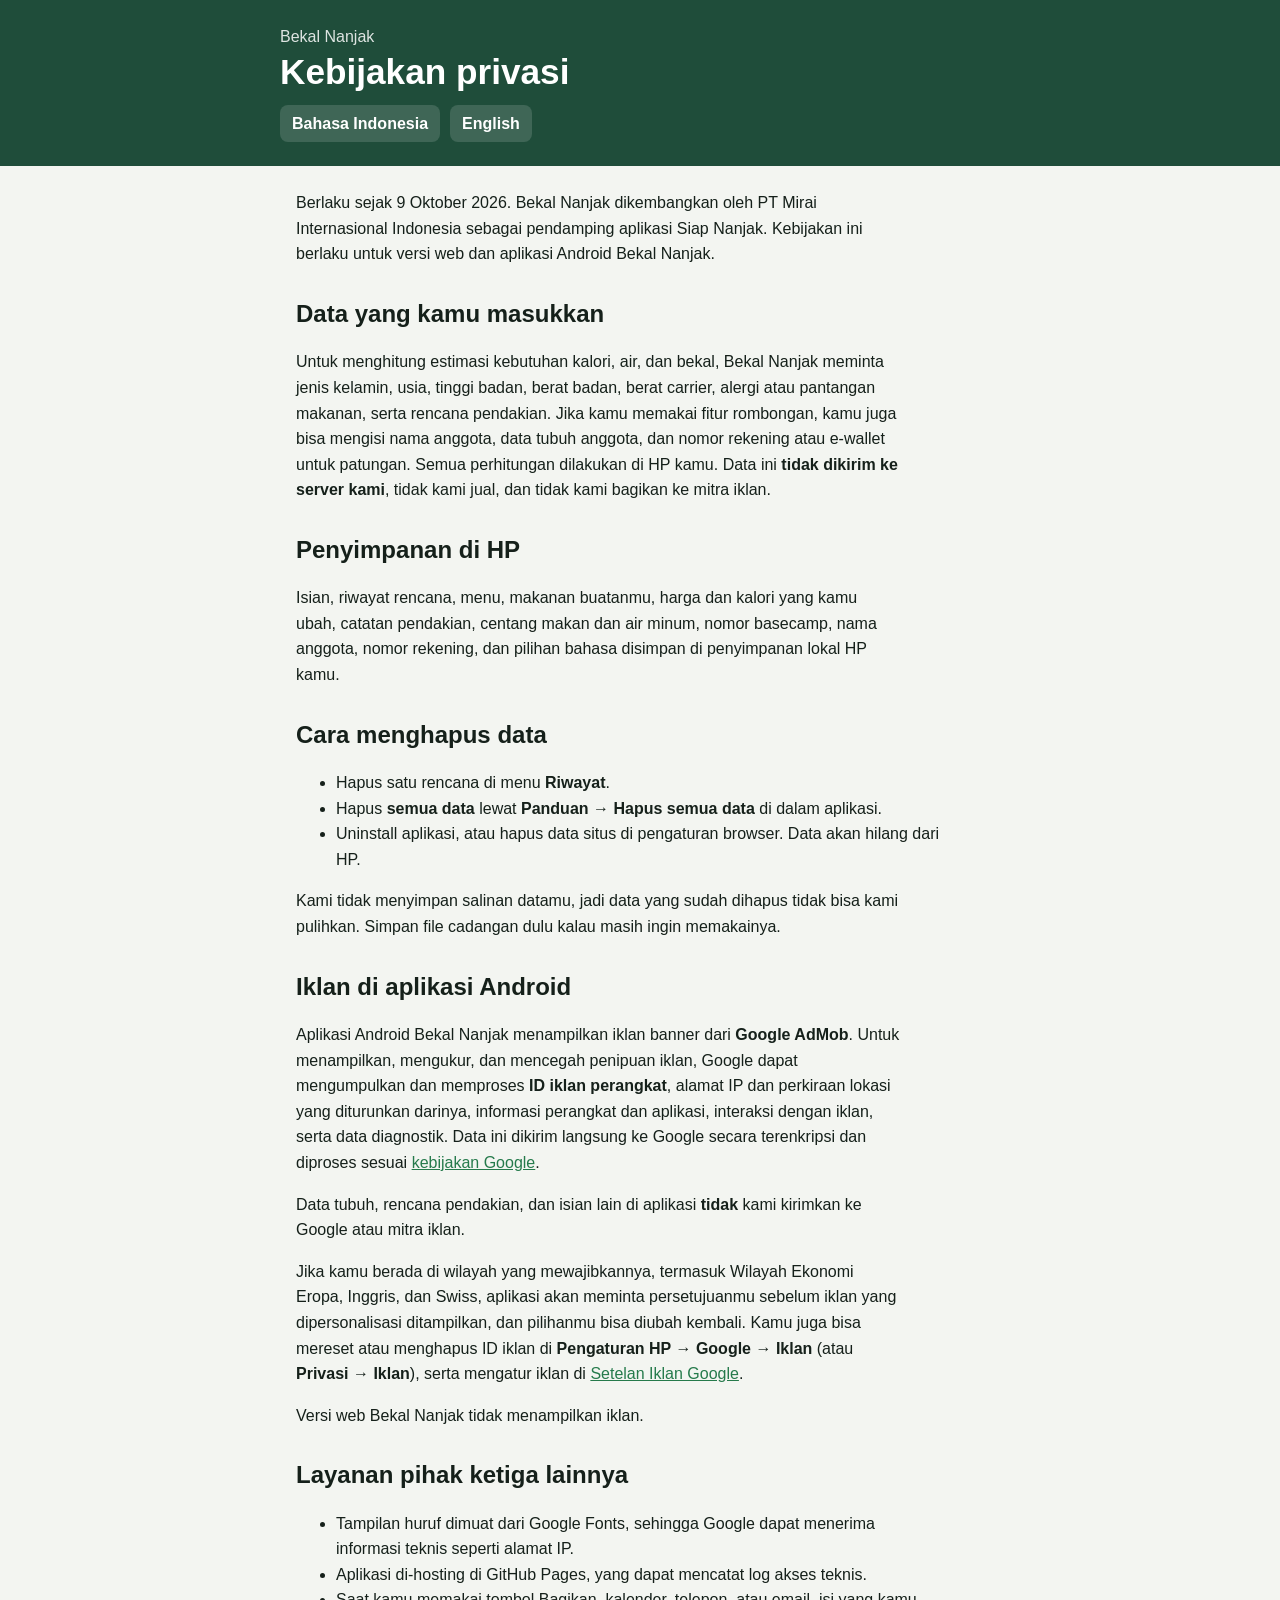
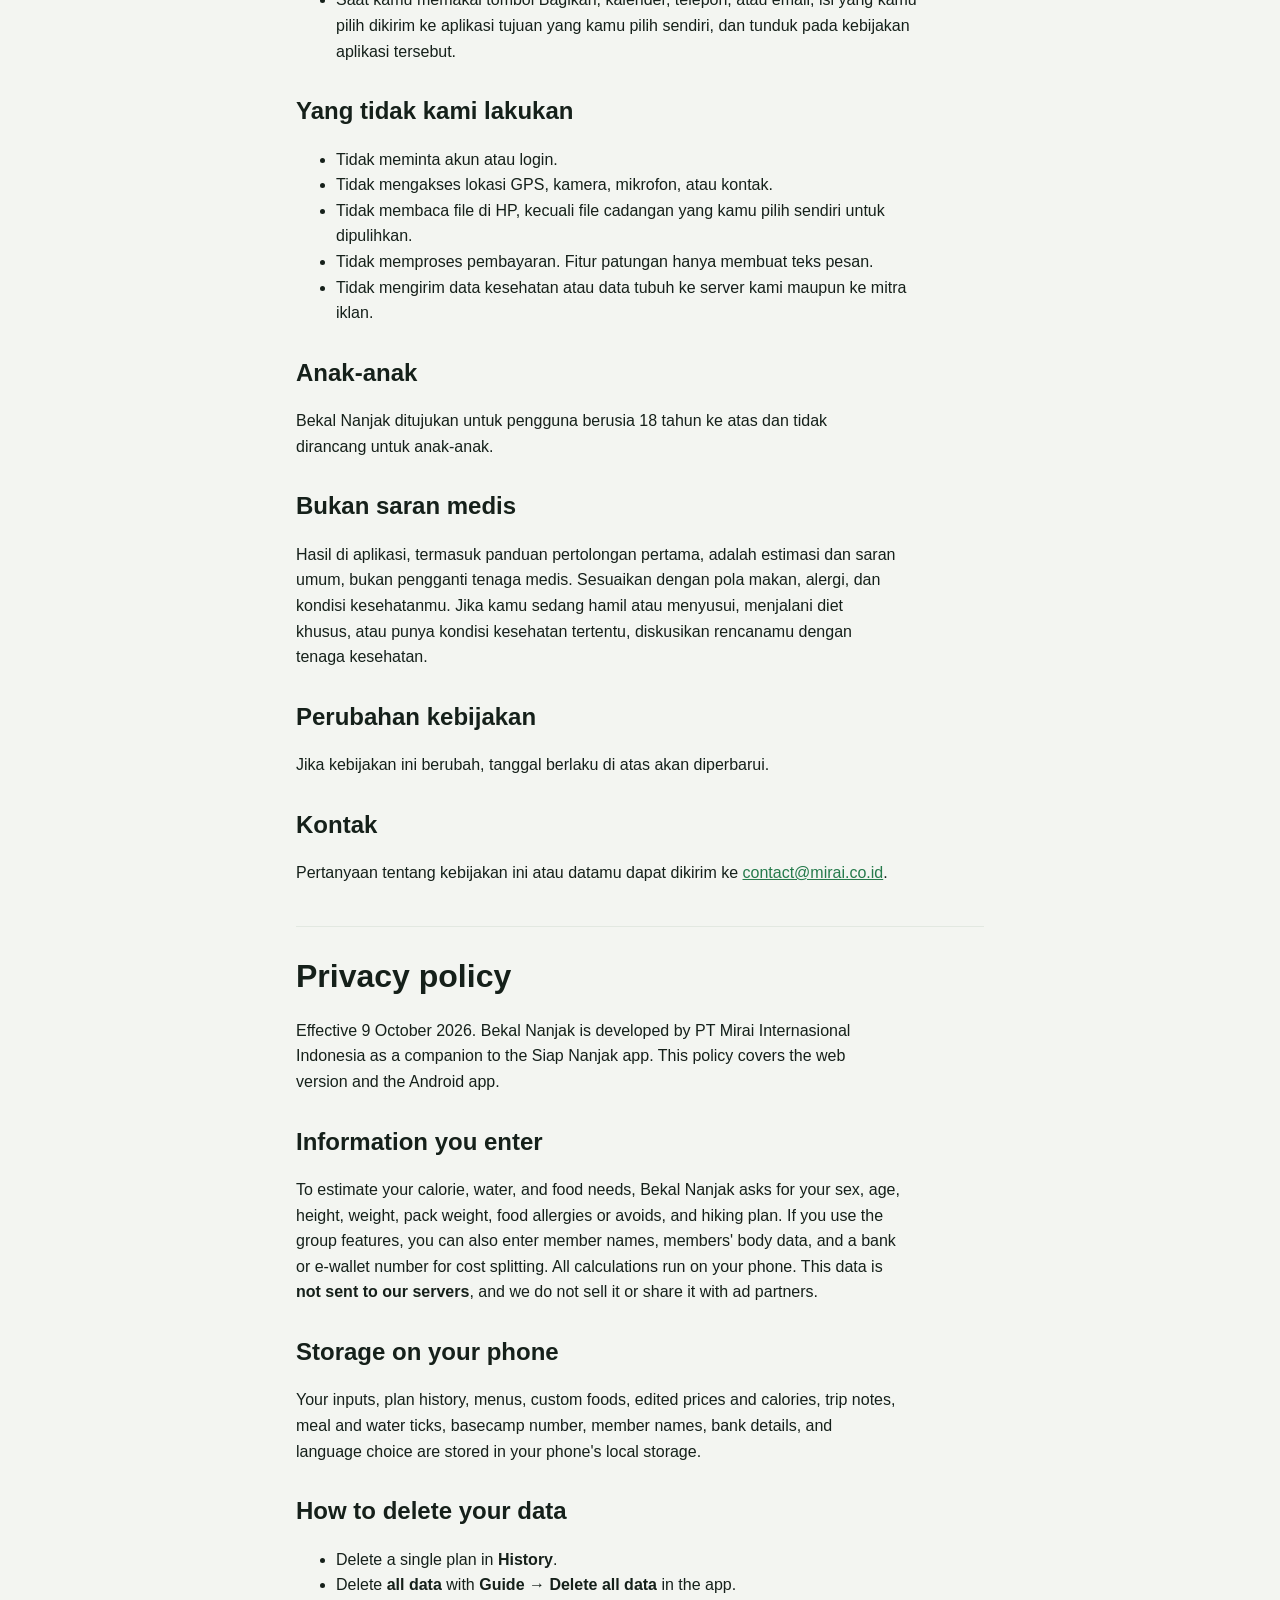
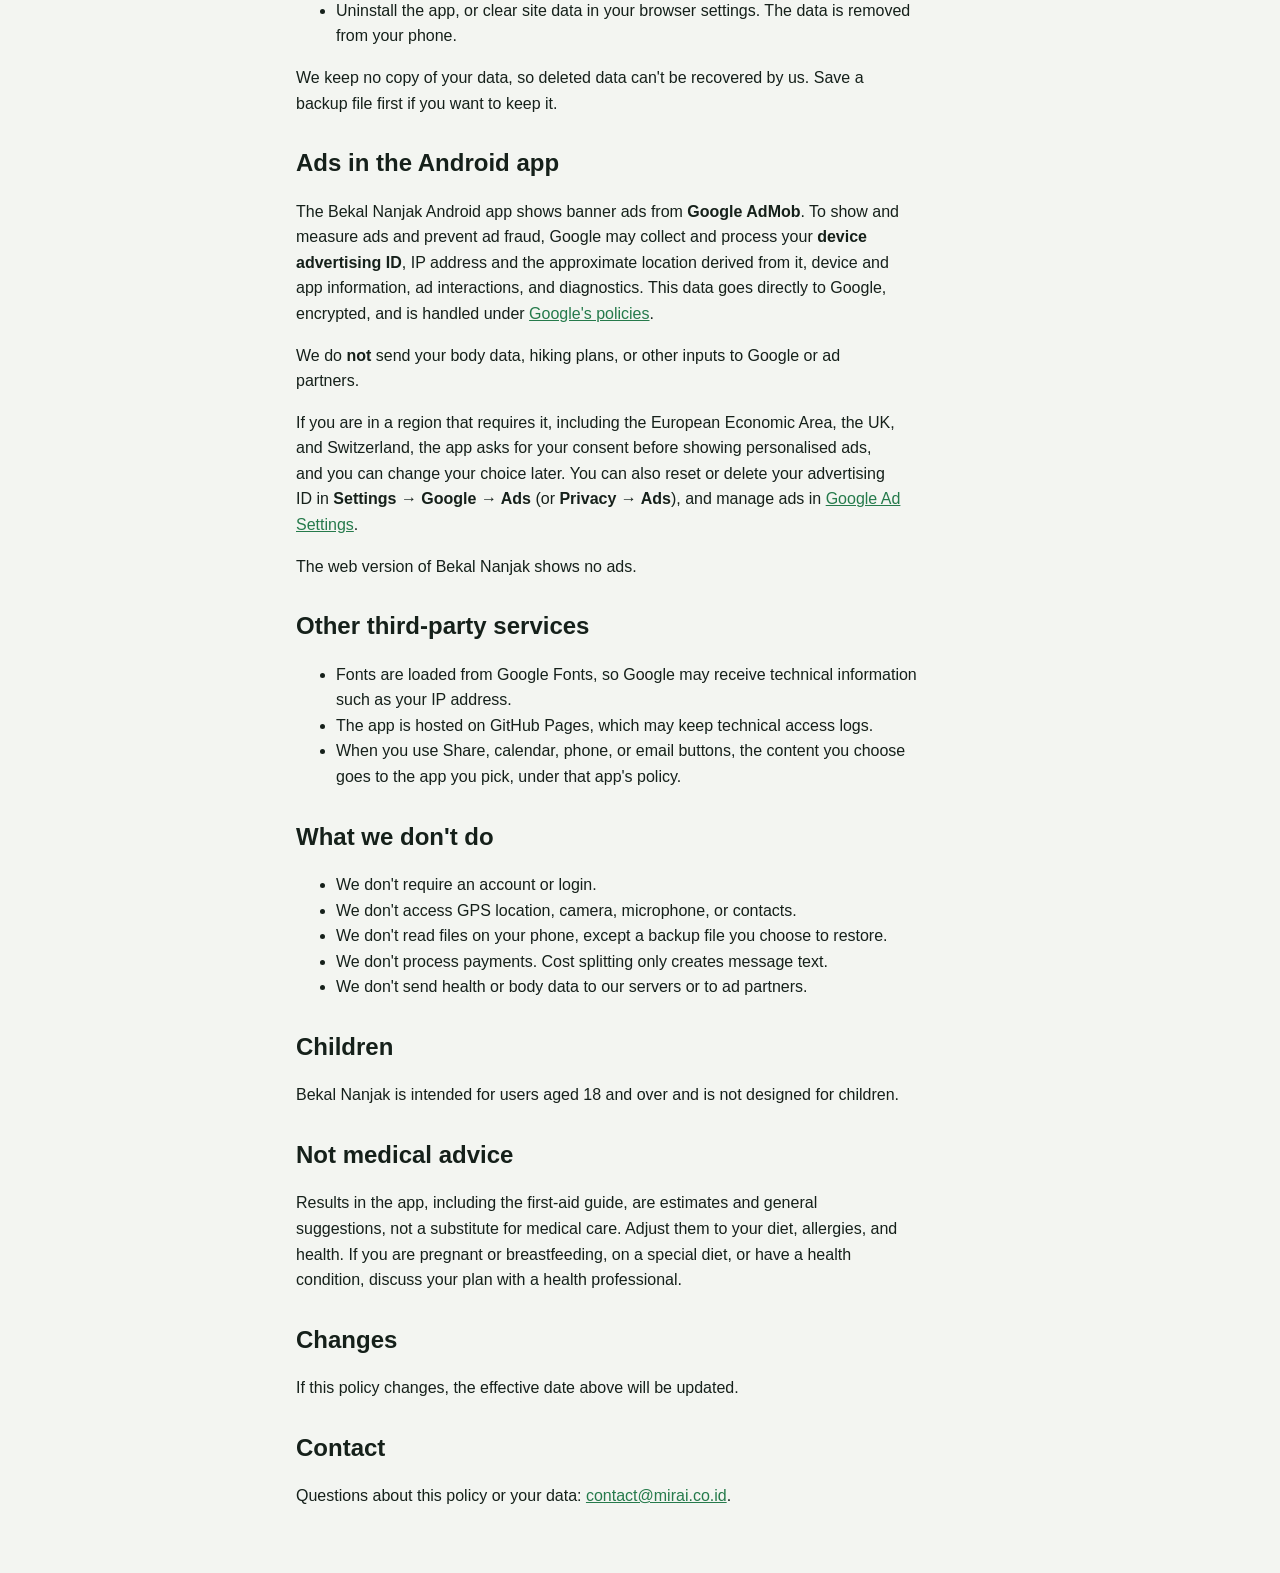
<file: privacy.html>
<!DOCTYPE html>
<html lang="id">
<head>
<meta charset="utf-8">
<meta name="viewport" content="width=device-width, initial-scale=1, viewport-fit=cover">
<title>Kebijakan Privasi Bekal Nanjak</title>
<meta name="theme-color" content="#1F4D3A">
<link rel="icon" href="icons/icon-192.png" type="image/png">
<style>
:root{--bg:#F3F5F1;--surface:#FFFFFF;--ink:#15201A;--muted:#56655C;--line:#E2E8E1;--pine:#1F4D3A;--link:#257A4B;padding-top:env(safe-area-inset-top,0px);padding-bottom:env(safe-area-inset-bottom,0px)}
@media (prefers-color-scheme:dark){:root{--bg:#111814;--surface:#1B2520;--ink:#EAF0EB;--muted:#9FB0A5;--line:#2E3C34;--pine:#1B4533;--link:#6FD39B}}
*,*::before,*::after{box-sizing:border-box}
body{margin:0;background:var(--bg);color:var(--ink);font-family:Barlow,"Segoe UI",Roboto,sans-serif;line-height:1.6}
header{background:var(--pine);color:#fff;padding:24px 16px}
header div,main{max-width:720px;margin:0 auto}
h1{font-family:"Barlow Condensed","Arial Narrow",sans-serif;font-size:2.2rem;line-height:1.05;margin:0}
h2{font-family:"Barlow Condensed","Arial Narrow",sans-serif;font-size:1.5rem;margin:28px 0 6px}
main{padding:8px 16px 48px}
a{color:var(--link)}
p,li{max-width:68ch}
nav{display:flex;gap:10px;margin-top:14px}
nav a{color:#fff;background:rgba(255,255,255,.14);padding:6px 12px;border-radius:8px;text-decoration:none;font-weight:600}
hr{border:0;border-top:1px solid var(--line);margin:40px 0 0}
</style>
</head>
<body>
<header><div><p style="margin:0 0 4px;opacity:.85">Bekal Nanjak</p><h1>Kebijakan privasi</h1>
<nav><a href="#id">Bahasa Indonesia</a><a href="#en">English</a></nav></div></header>
<main>
<section id="id" lang="id">
<p>Berlaku sejak 9 Oktober 2026. Bekal Nanjak dikembangkan oleh PT Mirai Internasional Indonesia sebagai pendamping aplikasi Siap Nanjak. Kebijakan ini berlaku untuk versi web dan aplikasi Android Bekal Nanjak.</p>

<h2>Data yang kamu masukkan</h2>
<p>Untuk menghitung estimasi kebutuhan kalori, air, dan bekal, Bekal Nanjak meminta jenis kelamin, usia, tinggi badan, berat badan, berat carrier, alergi atau pantangan makanan, serta rencana pendakian. Jika kamu memakai fitur rombongan, kamu juga bisa mengisi nama anggota, data tubuh anggota, dan nomor rekening atau e-wallet untuk patungan. Semua perhitungan dilakukan di HP kamu. Data ini <strong>tidak dikirim ke server kami</strong>, tidak kami jual, dan tidak kami bagikan ke mitra iklan.</p>

<h2>Penyimpanan di HP</h2>
<p>Isian, riwayat rencana, menu, makanan buatanmu, harga dan kalori yang kamu ubah, catatan pendakian, centang makan dan air minum, nomor basecamp, nama anggota, nomor rekening, dan pilihan bahasa disimpan di penyimpanan lokal HP kamu.</p>

<h2>Cara menghapus data</h2>
<ul>
<li>Hapus satu rencana di menu <strong>Riwayat</strong>.</li>
<li>Hapus <strong>semua data</strong> lewat <strong>Panduan → Hapus semua data</strong> di dalam aplikasi.</li>
<li>Uninstall aplikasi, atau hapus data situs di pengaturan browser. Data akan hilang dari HP.</li>
</ul>
<p>Kami tidak menyimpan salinan datamu, jadi data yang sudah dihapus tidak bisa kami pulihkan. Simpan file cadangan dulu kalau masih ingin memakainya.</p>

<h2>Iklan di aplikasi Android</h2>
<p>Aplikasi Android Bekal Nanjak menampilkan iklan banner dari <strong>Google AdMob</strong>. Untuk menampilkan, mengukur, dan mencegah penipuan iklan, Google dapat mengumpulkan dan memproses <strong>ID iklan perangkat</strong>, alamat IP dan perkiraan lokasi yang diturunkan darinya, informasi perangkat dan aplikasi, interaksi dengan iklan, serta data diagnostik. Data ini dikirim langsung ke Google secara terenkripsi dan diproses sesuai <a href="https://policies.google.com/technologies/partner-sites">kebijakan Google</a>.</p>
<p>Data tubuh, rencana pendakian, dan isian lain di aplikasi <strong>tidak</strong> kami kirimkan ke Google atau mitra iklan.</p>
<p>Jika kamu berada di wilayah yang mewajibkannya, termasuk Wilayah Ekonomi Eropa, Inggris, dan Swiss, aplikasi akan meminta persetujuanmu sebelum iklan yang dipersonalisasi ditampilkan, dan pilihanmu bisa diubah kembali. Kamu juga bisa mereset atau menghapus ID iklan di <strong>Pengaturan HP → Google → Iklan</strong> (atau <strong>Privasi → Iklan</strong>), serta mengatur iklan di <a href="https://adssettings.google.com">Setelan Iklan Google</a>.</p>
<p>Versi web Bekal Nanjak tidak menampilkan iklan.</p>

<h2>Layanan pihak ketiga lainnya</h2>
<ul>
<li>Tampilan huruf dimuat dari Google Fonts, sehingga Google dapat menerima informasi teknis seperti alamat IP.</li>
<li>Aplikasi di-hosting di GitHub Pages, yang dapat mencatat log akses teknis.</li>
<li>Saat kamu memakai tombol Bagikan, kalender, telepon, atau email, isi yang kamu pilih dikirim ke aplikasi tujuan yang kamu pilih sendiri, dan tunduk pada kebijakan aplikasi tersebut.</li>
</ul>

<h2>Yang tidak kami lakukan</h2>
<ul>
<li>Tidak meminta akun atau login.</li>
<li>Tidak mengakses lokasi GPS, kamera, mikrofon, atau kontak.</li>
<li>Tidak membaca file di HP, kecuali file cadangan yang kamu pilih sendiri untuk dipulihkan.</li>
<li>Tidak memproses pembayaran. Fitur patungan hanya membuat teks pesan.</li>
<li>Tidak mengirim data kesehatan atau data tubuh ke server kami maupun ke mitra iklan.</li>
</ul>

<h2>Anak-anak</h2>
<p>Bekal Nanjak ditujukan untuk pengguna berusia 18 tahun ke atas dan tidak dirancang untuk anak-anak.</p>

<h2>Bukan saran medis</h2>
<p>Hasil di aplikasi, termasuk panduan pertolongan pertama, adalah estimasi dan saran umum, bukan pengganti tenaga medis. Sesuaikan dengan pola makan, alergi, dan kondisi kesehatanmu. Jika kamu sedang hamil atau menyusui, menjalani diet khusus, atau punya kondisi kesehatan tertentu, diskusikan rencanamu dengan tenaga kesehatan.</p>

<h2>Perubahan kebijakan</h2>
<p>Jika kebijakan ini berubah, tanggal berlaku di atas akan diperbarui.</p>

<h2>Kontak</h2>
<p>Pertanyaan tentang kebijakan ini atau datamu dapat dikirim ke <a href="mailto:contact@mirai.co.id">contact@mirai.co.id</a>.</p>
</section>

<hr>

<section id="en" lang="en">
<h2 style="font-size:2rem;margin-top:24px">Privacy policy</h2>
<p>Effective 9 October 2026. Bekal Nanjak is developed by PT Mirai Internasional Indonesia as a companion to the Siap Nanjak app. This policy covers the web version and the Android app.</p>

<h2>Information you enter</h2>
<p>To estimate your calorie, water, and food needs, Bekal Nanjak asks for your sex, age, height, weight, pack weight, food allergies or avoids, and hiking plan. If you use the group features, you can also enter member names, members' body data, and a bank or e-wallet number for cost splitting. All calculations run on your phone. This data is <strong>not sent to our servers</strong>, and we do not sell it or share it with ad partners.</p>

<h2>Storage on your phone</h2>
<p>Your inputs, plan history, menus, custom foods, edited prices and calories, trip notes, meal and water ticks, basecamp number, member names, bank details, and language choice are stored in your phone's local storage.</p>

<h2>How to delete your data</h2>
<ul>
<li>Delete a single plan in <strong>History</strong>.</li>
<li>Delete <strong>all data</strong> with <strong>Guide → Delete all data</strong> in the app.</li>
<li>Uninstall the app, or clear site data in your browser settings. The data is removed from your phone.</li>
</ul>
<p>We keep no copy of your data, so deleted data can't be recovered by us. Save a backup file first if you want to keep it.</p>

<h2>Ads in the Android app</h2>
<p>The Bekal Nanjak Android app shows banner ads from <strong>Google AdMob</strong>. To show and measure ads and prevent ad fraud, Google may collect and process your <strong>device advertising ID</strong>, IP address and the approximate location derived from it, device and app information, ad interactions, and diagnostics. This data goes directly to Google, encrypted, and is handled under <a href="https://policies.google.com/technologies/partner-sites">Google's policies</a>.</p>
<p>We do <strong>not</strong> send your body data, hiking plans, or other inputs to Google or ad partners.</p>
<p>If you are in a region that requires it, including the European Economic Area, the UK, and Switzerland, the app asks for your consent before showing personalised ads, and you can change your choice later. You can also reset or delete your advertising ID in <strong>Settings → Google → Ads</strong> (or <strong>Privacy → Ads</strong>), and manage ads in <a href="https://adssettings.google.com">Google Ad Settings</a>.</p>
<p>The web version of Bekal Nanjak shows no ads.</p>

<h2>Other third-party services</h2>
<ul>
<li>Fonts are loaded from Google Fonts, so Google may receive technical information such as your IP address.</li>
<li>The app is hosted on GitHub Pages, which may keep technical access logs.</li>
<li>When you use Share, calendar, phone, or email buttons, the content you choose goes to the app you pick, under that app's policy.</li>
</ul>

<h2>What we don't do</h2>
<ul>
<li>We don't require an account or login.</li>
<li>We don't access GPS location, camera, microphone, or contacts.</li>
<li>We don't read files on your phone, except a backup file you choose to restore.</li>
<li>We don't process payments. Cost splitting only creates message text.</li>
<li>We don't send health or body data to our servers or to ad partners.</li>
</ul>

<h2>Children</h2>
<p>Bekal Nanjak is intended for users aged 18 and over and is not designed for children.</p>

<h2>Not medical advice</h2>
<p>Results in the app, including the first-aid guide, are estimates and general suggestions, not a substitute for medical care. Adjust them to your diet, allergies, and health. If you are pregnant or breastfeeding, on a special diet, or have a health condition, discuss your plan with a health professional.</p>

<h2>Changes</h2>
<p>If this policy changes, the effective date above will be updated.</p>

<h2>Contact</h2>
<p>Questions about this policy or your data: <a href="mailto:contact@mirai.co.id">contact@mirai.co.id</a>.</p>
</section>
</main>
</body>
</html>
</file>
